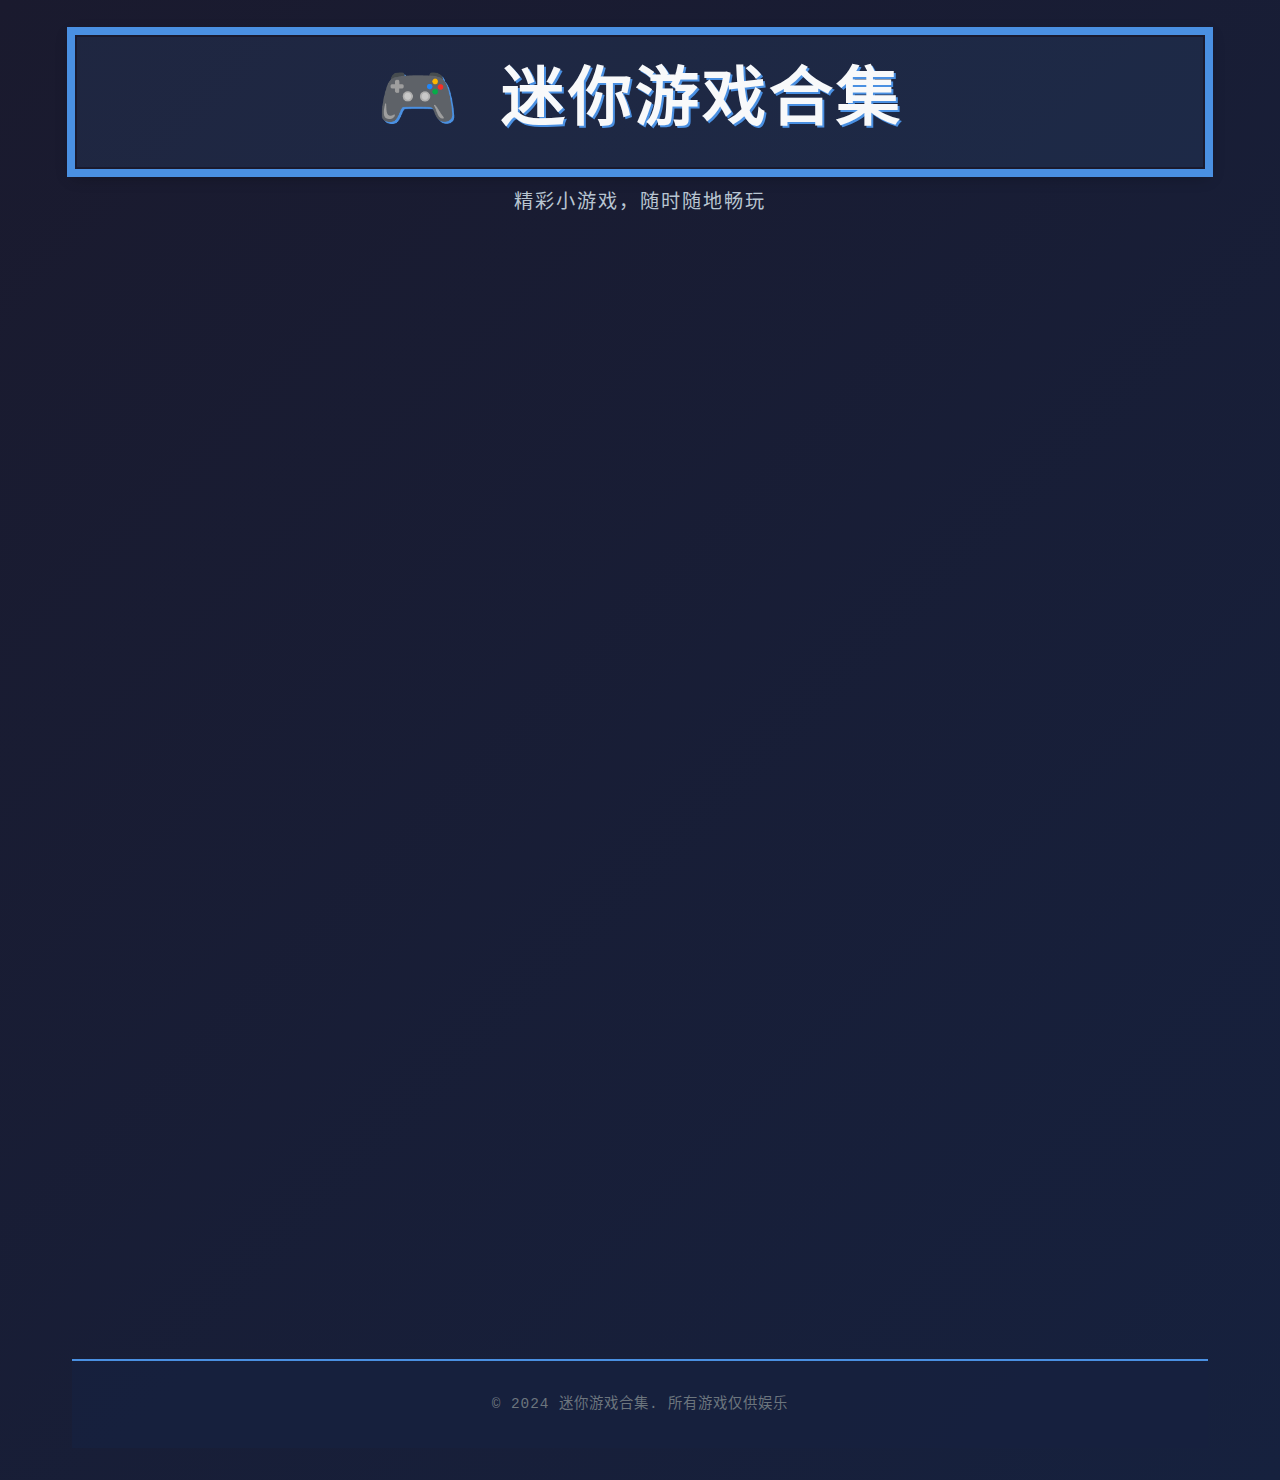
<file: index.html>
<!DOCTYPE html>
<html lang="zh-CN">
<head>
    <meta charset="UTF-8">
    <meta name="viewport" content="width=device-width, initial-scale=1.0">
    <title>迷你游戏合集</title>
    <link rel="stylesheet" href="css/style.css">
    <link rel="preconnect" href="https://fonts.googleapis.com">
    <link rel="preconnect" href="https://fonts.gstatic.com" crossorigin>
    <link href="https://fonts.googleapis.com/css2?family=Poppins:wght@300;400;600;700&display=swap" rel="stylesheet">
</head>
<body>
    <div class="container">
        <!-- 头部标题 -->
        <header class="header">
            <h1 class="main-title">🎮 迷你游戏合集</h1>
            <p class="subtitle">精彩小游戏，随时随地畅玩</p>
        </header>

        <!-- 游戏展示区域 -->
        <main class="games-container">
            <div class="games-grid">
                <!-- 示例游戏卡片 -->
                <div class="game-card" data-game="snake">
                    <div class="game-image">
                        <img src="assets/images/snake-game.svg" alt="贪吃蛇" onerror="this.src='assets/images/placeholder.svg'">
                        <div class="play-overlay">
                            <div class="play-button">▶</div>
                        </div>
                    </div>
                    <div class="game-info">
                        <h3 class="game-title">贪吃蛇</h3>
                        <p class="game-description">经典街机游戏，控制小蛇吃食物</p>
                    </div>
                </div>

                <div class="game-card" data-game="tetris">
                    <div class="game-image">
                        <img src="assets/images/tetris-game.svg" alt="俄罗斯方块" onerror="this.src='assets/images/placeholder.svg'">
                        <div class="play-overlay">
                            <div class="play-button">▶</div>
                        </div>
                    </div>
                    <div class="game-info">
                        <h3 class="game-title">俄罗斯方块</h3>
                        <p class="game-description">消除方块，挑战高分</p>
                    </div>
                </div>

                <div class="game-card" data-game="2048">
                    <div class="game-image">
                        <img src="assets/images/2048-game.svg" alt="2048" onerror="this.src='assets/images/placeholder.svg'">
                        <div class="play-overlay">
                            <div class="play-button">▶</div>
                        </div>
                    </div>
                    <div class="game-info">
                        <h3 class="game-title">2048</h3>
                        <p class="game-description">数字合并，达到2048</p>
                    </div>
                </div>

                <div class="game-card" data-game="sudoku">
                    <div class="game-image">
                        <img src="assets/images/sudoku-game.svg" alt="数独" onerror="this.src='assets/images/placeholder.svg'">
                        <div class="play-overlay">
                            <div class="play-button">▶</div>
                        </div>
                    </div>
                    <div class="game-info">
                        <h3 class="game-title">数独</h3>
                        <p class="game-description">逻辑推理，填满9x9网格</p>
                    </div>
                </div>

                <div class="game-card" data-game="solitaire">
                    <div class="game-image">
                        <img src="assets/images/solitaire-game.svg" alt="纸牌接龙" onerror="this.src='assets/images/placeholder.svg'">
                        <div class="play-overlay">
                            <div class="play-button">▶</div>
                        </div>
                    </div>
                    <div class="game-info">
                        <h3 class="game-title">纸牌接龙</h3>
                        <p class="game-description">经典纸牌游戏，按花色整理牌面</p>
                    </div>
                </div>

                <div class="game-card" data-game="flappy">
                    <div class="game-image">
                        <img src="assets/images/flappy-bird.svg" alt="飞翔小鸟" onerror="this.src='assets/images/placeholder.svg'">
                        <div class="play-overlay">
                            <div class="play-button">▶</div>
                        </div>
                    </div>
                    <div class="game-info">
                        <h3 class="game-title">飞翔小鸟</h3>
                        <p class="game-description">点击屏幕，避开障碍物</p>
                    </div>
                </div>

                <div class="game-card" data-game="puzzle">
                    <div class="game-image">
                        <img src="assets/images/puzzle-game.svg" alt="拼图游戏" onerror="this.src='assets/images/placeholder.svg'">
                        <div class="play-overlay">
                            <div class="play-button">▶</div>
                        </div>
                    </div>
                    <div class="game-info">
                        <h3 class="game-title">拼图游戏</h3>
                        <p class="game-description">移动拼图块，还原图片</p>
                    </div>
                </div>

                <div class="game-card" data-game="memory">
                    <div class="game-image">
                        <img src="assets/images/memory-game.svg" alt="记忆卡片" onerror="this.src='assets/images/placeholder.svg'">
                        <div class="play-overlay">
                            <div class="play-button">▶</div>
                        </div>
                    </div>
                    <div class="game-info">
                        <h3 class="game-title">记忆卡片</h3>
                        <p class="game-description">翻开卡片，找到相同图案</p>
                    </div>
                </div>

                <div class="game-card" data-game="click-speed">
                    <div class="game-image">
                        <img src="assets/images/click-speed-game.svg" alt="点击速度测试" onerror="this.src='assets/images/placeholder.svg'">
                        <div class="play-overlay">
                            <div class="play-button">▶</div>
                        </div>
                    </div>
                    <div class="game-info">
                        <h3 class="game-title">点击速度测试</h3>
                        <p class="game-description">测试反应速度和点击能力</p>
                    </div>
                </div>
            </div>
        </main>

        <!-- 页脚 -->
        <footer class="footer">
            <p>&copy; 2024 迷你游戏合集. 所有游戏仅供娱乐</p>
        </footer>
    </div>

    <script src="js/main.js"></script>
</body>
</html>
</file>
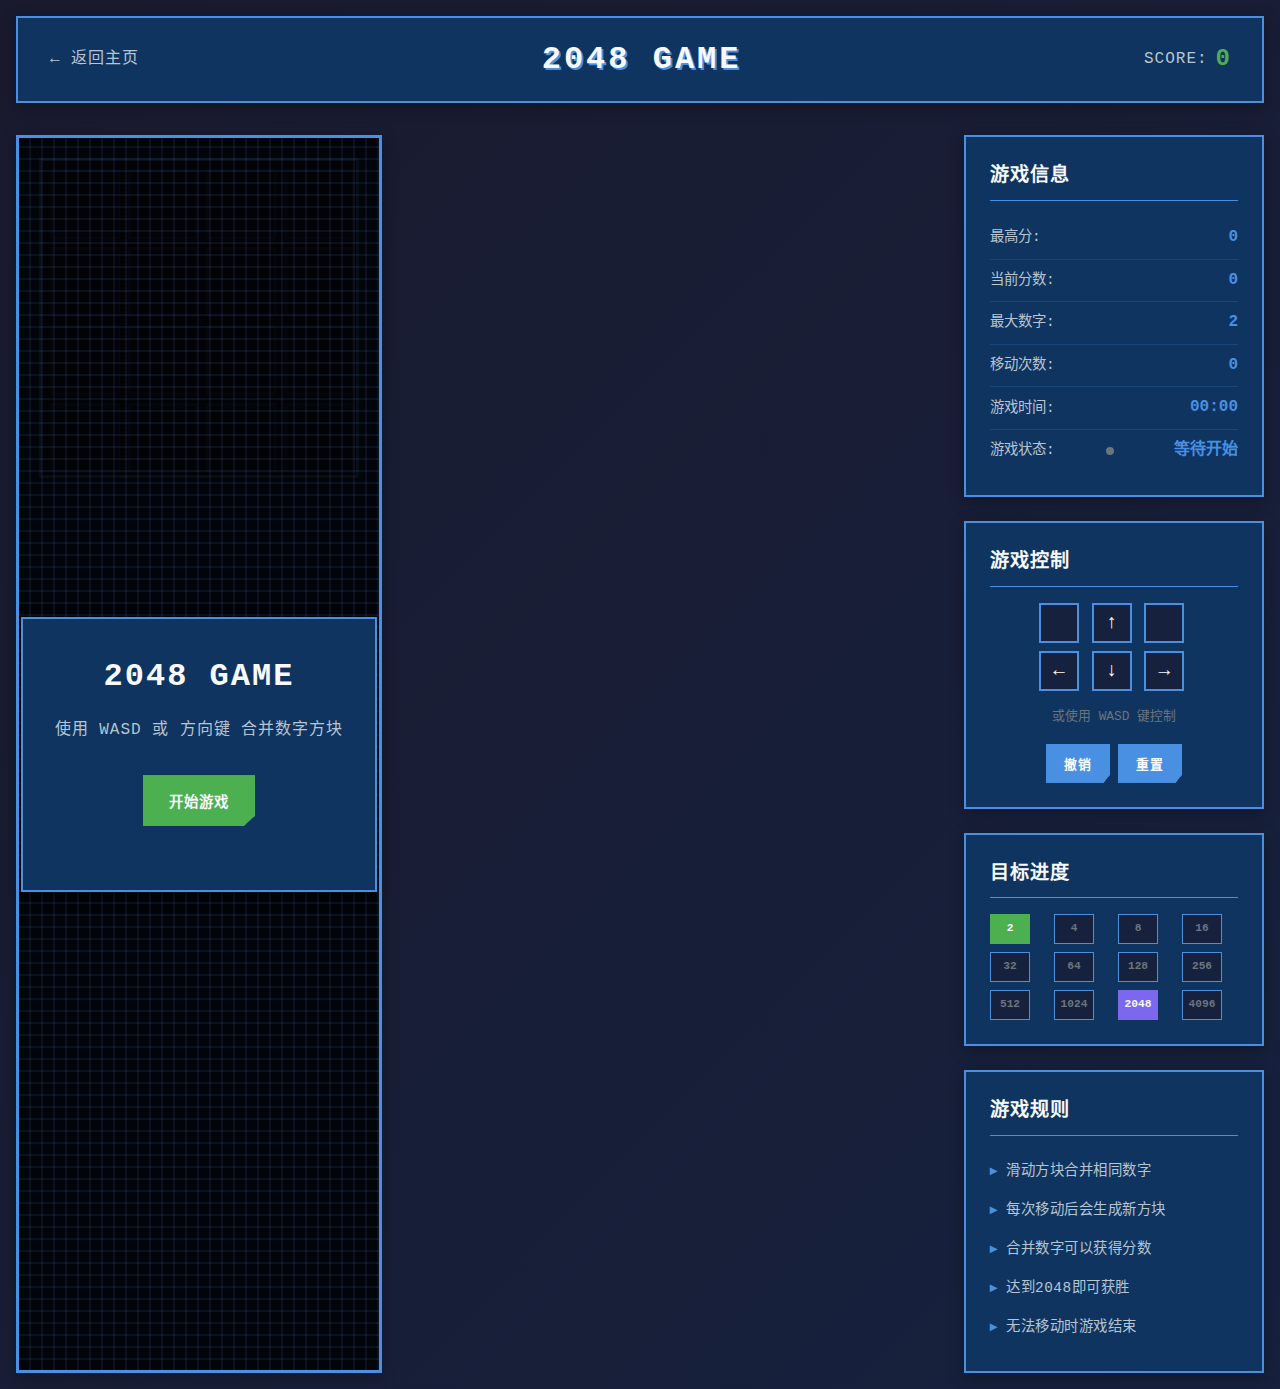
<file: games/2048/index.html>
<!DOCTYPE html>
<html lang="zh-CN">
<head>
    <meta charset="UTF-8">
    <meta name="viewport" content="width=device-width, initial-scale=1.0">
    <title>2048 - 像素游戏合集</title>
    <link rel="stylesheet" href="style.css">
</head>
<body>
    <div class="container">
        <!-- 游戏头部 -->
        <header class="game-header">
            <div class="header-left">
                <a href="../../index.html" class="back-btn">← 返回主页</a>
            </div>
            <h1 class="game-title">2048 GAME</h1>
            <div class="header-right">
                <div class="score-display">
                    <span class="score-label">SCORE:</span>
                    <span class="score-value" id="score">0</span>
                </div>
            </div>
        </header>

        <!-- 游戏主体 -->
        <main class="game-main">
            <!-- 游戏容器 -->
            <div class="game-container">
                <div class="game-board" id="gameBoard">
                    <!-- 游戏网格背景 -->
                    <div class="grid-container">
                        <!-- 16个网格单元 -->
                        <div class="grid-cell" data-row="0" data-col="0"></div>
                        <div class="grid-cell" data-row="0" data-col="1"></div>
                        <div class="grid-cell" data-row="0" data-col="2"></div>
                        <div class="grid-cell" data-row="0" data-col="3"></div>
                        <div class="grid-cell" data-row="1" data-col="0"></div>
                        <div class="grid-cell" data-row="1" data-col="1"></div>
                        <div class="grid-cell" data-row="1" data-col="2"></div>
                        <div class="grid-cell" data-row="1" data-col="3"></div>
                        <div class="grid-cell" data-row="2" data-col="0"></div>
                        <div class="grid-cell" data-row="2" data-col="1"></div>
                        <div class="grid-cell" data-row="2" data-col="2"></div>
                        <div class="grid-cell" data-row="2" data-col="3"></div>
                        <div class="grid-cell" data-row="3" data-col="0"></div>
                        <div class="grid-cell" data-row="3" data-col="1"></div>
                        <div class="grid-cell" data-row="3" data-col="2"></div>
                        <div class="grid-cell" data-row="3" data-col="3"></div>
                    </div>
                    
                    <!-- 数字方块容器 -->
                    <div class="tiles-container" id="tilesContainer">
                        <!-- 动态生成的数字方块 -->
                    </div>
                </div>
                
                <!-- 游戏覆盖层 -->
                <div class="game-overlay" id="gameOverlay">
                    <div class="overlay-content">
                        <h2 class="overlay-title" id="overlayTitle">2048 GAME</h2>
                        <p class="overlay-text" id="overlayText">使用 WASD 或 方向键 合并数字方块</p>
                        <div class="overlay-buttons">
                            <button class="pixel-btn start-btn" id="startBtn">开始游戏</button>
                            <button class="pixel-btn restart-btn" id="restartBtn" style="display: none;">重新开始</button>
                        </div>
                        <div class="game-stats" id="gameStats" style="display: none;">
                            <div class="stat-item">
                                <span class="stat-label">最终得分:</span>
                                <span class="stat-value" id="finalScore">0</span>
                            </div>
                            <div class="stat-item">
                                <span class="stat-label">最大数字:</span>
                                <span class="stat-value" id="maxTile">2</span>
                            </div>
                            <div class="stat-item">
                                <span class="stat-label">移动次数:</span>
                                <span class="stat-value" id="moveCount">0</span>
                            </div>
                            <div class="stat-item">
                                <span class="stat-label">游戏时间:</span>
                                <span class="stat-value" id="gameTime">00:00</span>
                            </div>
                        </div>
                    </div>
                </div>
            </div>

            <!-- 游戏信息面板 -->
            <aside class="game-info">
                <div class="info-panel">
                    <h3 class="panel-title">游戏信息</h3>
                    <div class="info-item">
                        <span class="info-label">最高分:</span>
                        <span class="info-value" id="highScore">0</span>
                    </div>
                    <div class="info-item">
                        <span class="info-label">当前分数:</span>
                        <span class="info-value" id="currentScore">0</span>
                    </div>
                    <div class="info-item">
                        <span class="info-label">最大数字:</span>
                        <span class="info-value" id="currentMaxTile">0</span>
                    </div>
                    <div class="info-item">
                        <span class="info-label">移动次数:</span>
                        <span class="info-value" id="currentMoves">0</span>
                    </div>
                    <div class="info-item">
                        <span class="info-label">游戏时间:</span>
                        <span class="info-value" id="currentTime">00:00</span>
                    </div>
                    <div class="info-item">
                        <span class="info-label">游戏状态:</span>
                        <span class="info-value" id="gameStatus">等待开始</span>
                    </div>
                </div>

                <div class="control-panel">
                    <h3 class="panel-title">游戏控制</h3>
                    <div class="control-grid">
                        <div class="control-key"></div>
                        <div class="control-key">↑</div>
                        <div class="control-key"></div>
                        <div class="control-key">←</div>
                        <div class="control-key">↓</div>
                        <div class="control-key">→</div>
                    </div>
                    <p class="control-text">或使用 WASD 键控制</p>
                    <div class="control-buttons">
                        <button class="pixel-btn small-btn" id="undoBtn">撤销</button>
                        <button class="pixel-btn small-btn" id="resetBtn">重置</button>
                    </div>
                </div>

                <div class="target-panel">
                    <h3 class="panel-title">目标进度</h3>
                    <div class="target-grid">
                        <div class="target-tile achieved" data-value="2">2</div>
                        <div class="target-tile" data-value="4">4</div>
                        <div class="target-tile" data-value="8">8</div>
                        <div class="target-tile" data-value="16">16</div>
                        <div class="target-tile" data-value="32">32</div>
                        <div class="target-tile" data-value="64">64</div>
                        <div class="target-tile" data-value="128">128</div>
                        <div class="target-tile" data-value="256">256</div>
                        <div class="target-tile" data-value="512">512</div>
                        <div class="target-tile" data-value="1024">1024</div>
                        <div class="target-tile target-main" data-value="2048">2048</div>
                        <div class="target-tile" data-value="4096">4096</div>
                    </div>
                </div>

                <div class="rules-panel">
                    <h3 class="panel-title">游戏规则</h3>
                    <ul class="rules-list">
                        <li>滑动方块合并相同数字</li>
                        <li>每次移动后会生成新方块</li>
                        <li>合并数字可以获得分数</li>
                        <li>达到2048即可获胜</li>
                        <li>无法移动时游戏结束</li>
                    </ul>
                </div>
            </aside>
        </main>
    </div>

    <!-- 游戏脚本 -->
    <script src="game.js"></script>
</body>
</html>
</file>
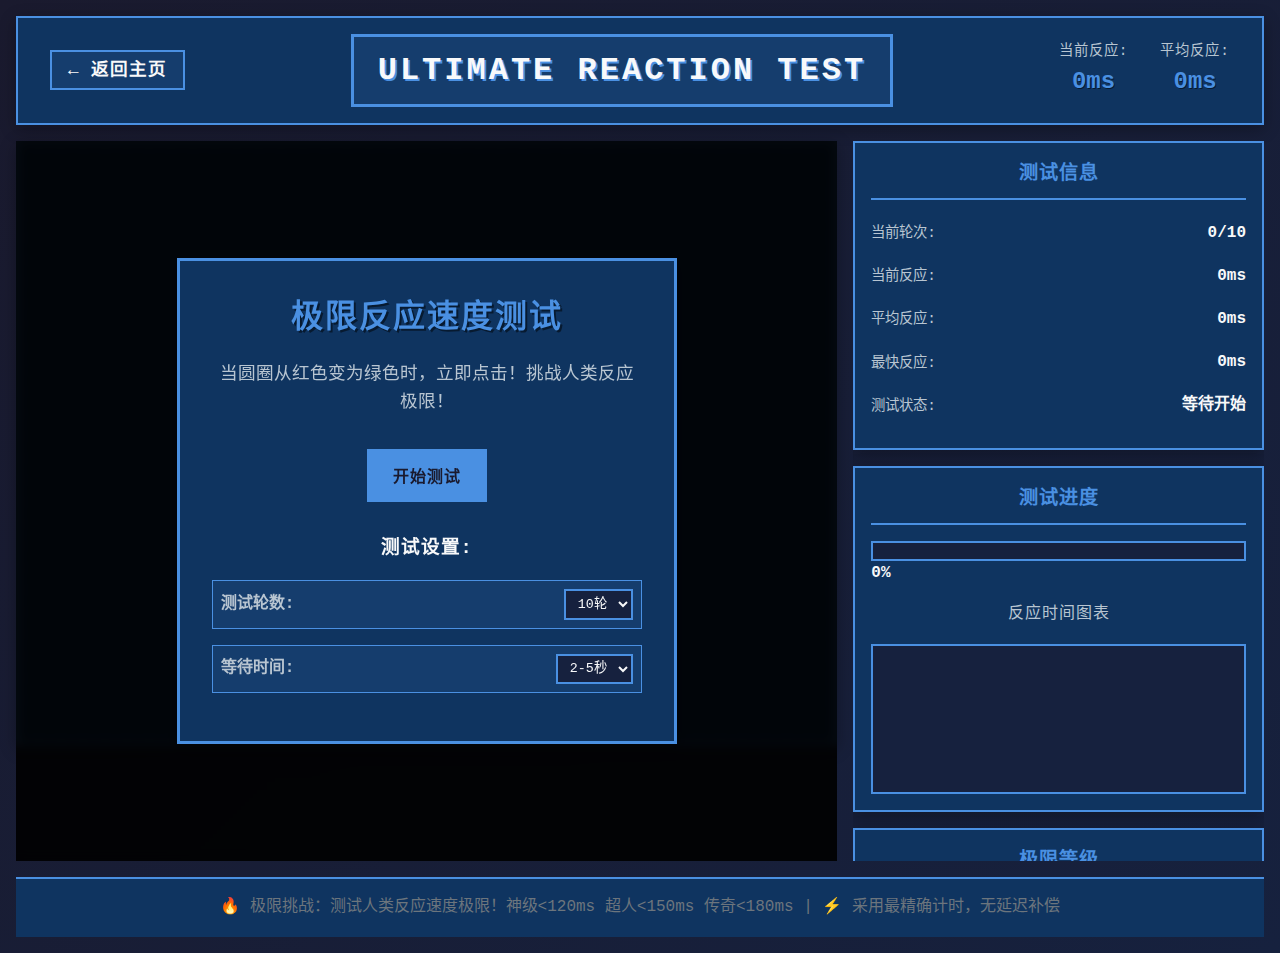
<file: games/click-speed/index.html>
<!DOCTYPE html>
<html lang="zh-CN">
<head>
    <meta charset="UTF-8">
    <meta name="viewport" content="width=device-width, initial-scale=1.0">
    <title>极限反应速度测试 - 像素游戏合集</title>
    <link rel="stylesheet" href="style.css">
</head>
<body>
    <div class="container">
        <!-- 游戏头部 -->
        <header class="game-header">
            <div class="header-left">
                <a href="../../index.html" class="back-btn">← 返回主页</a>
            </div>
            <h1 class="game-title">ULTIMATE REACTION TEST</h1>
            <div class="header-right">
                <div class="score-display">
                    <span class="score-label">当前反应:</span>
                    <span class="score-value" id="currentReaction">0ms</span>
                </div>
                <div class="time-display">
                    <span class="time-label">平均反应:</span>
                    <span class="time-value" id="averageReaction">0ms</span>
                </div>
            </div>
        </header>

        <!-- 游戏主体 -->
        <main class="game-main">
            <!-- 游戏容器 -->
            <div class="game-container">
                <!-- 游戏区域 -->
                <div class="game-area" id="gameArea">
                    <!-- 反应测试区域 -->
                    <div class="reaction-zone" id="reactionZone">
                        <div class="reaction-circle" id="reactionCircle">
                            <div class="circle-content">
                                <div class="status-text" id="statusText">准备开始</div>
                                <div class="instruction-text" id="instructionText">极限反应测试</div>
                            </div>
                        </div>
                    </div>
                </div>
                
                <!-- 游戏覆盖层 -->
                <div class="game-overlay" id="gameOverlay">
                    <div class="overlay-content">
                        <h2 class="overlay-title" id="overlayTitle">极限反应速度测试</h2>
                        <p class="overlay-text" id="overlayText">当圆圈从红色变为绿色时，立即点击！挑战人类反应极限！</p>
                        <div class="overlay-buttons">
                            <button class="pixel-btn start-btn" id="startBtn">开始测试</button>
                            <button class="pixel-btn restart-btn" id="restartBtn" style="display: none;">重新测试</button>
                        </div>
                        <div class="test-settings" id="testSettings">
                            <h3>测试设置:</h3>
                            <div class="setting-item">
                                <label>测试轮数:</label>
                                <select id="testRounds">
                                    <option value="5">5轮</option>
                                    <option value="10" selected>10轮</option>
                                    <option value="15">15轮</option>
                                    <option value="20">20轮</option>
                                </select>
                            </div>
                            <div class="setting-item">
                                <label>等待时间:</label>
                                <select id="waitTime">
                                    <option value="1-3">1-3秒</option>
                                    <option value="2-5" selected>2-5秒</option>
                                    <option value="3-7">3-7秒</option>
                                </select>
                            </div>
                        </div>
                        <div class="game-stats" id="gameStats" style="display: none;">
                            <div class="stat-item">
                                <span class="stat-label">最快反应:</span>
                                <span class="stat-value" id="fastestTime">0ms</span>
                            </div>
                            <div class="stat-item">
                                <span class="stat-label">平均反应:</span>
                                <span class="stat-value" id="finalAverage">0ms</span>
                            </div>
                            <div class="stat-item">
                                <span class="stat-label">最慢反应:</span>
                                <span class="stat-value" id="slowestTime">0ms</span>
                            </div>
                            <div class="stat-item">
                                <span class="stat-label">反应等级:</span>
                                <span class="stat-value" id="reactionLevel">普通</span>
                            </div>
                        </div>
                    </div>
                </div>
            </div>

            <!-- 游戏信息面板 -->
            <aside class="game-info">
                <div class="info-panel">
                    <h3 class="panel-title">测试信息</h3>
                    <div class="info-item">
                        <span class="info-label">当前轮次:</span>
                        <span class="info-value" id="currentRound">0/10</span>
                    </div>
                    <div class="info-item">
                        <span class="info-label">当前反应:</span>
                        <span class="info-value" id="currentTime">0ms</span>
                    </div>
                    <div class="info-item">
                        <span class="info-label">平均反应:</span>
                        <span class="info-value" id="avgTime">0ms</span>
                    </div>
                    <div class="info-item">
                        <span class="info-label">最快反应:</span>
                        <span class="info-value" id="bestTime">0ms</span>
                    </div>
                    <div class="info-item">
                        <span class="info-label">测试状态:</span>
                        <span class="info-value" id="gameStatus">等待开始</span>
                    </div>
                </div>

                <div class="progress-panel">
                    <h3 class="panel-title">测试进度</h3>
                    <div class="progress-bar-container">
                        <div class="progress-bar">
                            <div class="progress-fill" id="progressFill"></div>
                        </div>
                        <span class="progress-text" id="progressText">0%</span>
                    </div>
                    <div class="reaction-chart">
                        <div class="chart-title">反应时间图表</div>
                        <div class="chart-container" id="reactionChart">
                            <!-- 反应时间柱状图将在这里动态生成 -->
                        </div>
                    </div>
                </div>

                <div class="rating-panel">
                    <h3 class="panel-title">极限等级</h3>
                    <div class="rating-levels">
                        <div class="rating-item" data-level="godlike">
                            <span class="rating-name">🔥 神级</span>
                            <span class="rating-range">&lt; 120ms</span>
                        </div>
                        <div class="rating-item" data-level="superhuman">
                            <span class="rating-name">⚡ 超人</span>
                            <span class="rating-range">120-150ms</span>
                        </div>
                        <div class="rating-item" data-level="legendary">
                            <span class="rating-name">🏆 传奇</span>
                            <span class="rating-range">150-180ms</span>
                        </div>
                        <div class="rating-item" data-level="excellent">
                            <span class="rating-name">✨ 优秀</span>
                            <span class="rating-range">180-200ms</span>
                        </div>
                        <div class="rating-item" data-level="good">
                            <span class="rating-name">👍 良好</span>
                            <span class="rating-range">200-230ms</span>
                        </div>
                        <div class="rating-item" data-level="average">
                            <span class="rating-name">😐 一般</span>
                            <span class="rating-range">230-270ms</span>
                        </div>
                        <div class="rating-item" data-level="slow">
                            <span class="rating-name">😕 较慢</span>
                            <span class="rating-range">270-320ms</span>
                        </div>
                        <div class="rating-item" data-level="poor">
                            <span class="rating-name">😞 很慢</span>
                            <span class="rating-range">&gt; 320ms</span>
                        </div>
                    </div>
                </div>

                <div class="stats-panel">
                    <h3 class="panel-title">历史记录</h3>
                    <div class="stats-grid">
                        <div class="stat-box">
                            <div class="stat-number" id="personalBest">0ms</div>
                            <div class="stat-label">个人最佳</div>
                        </div>
                        <div class="stat-box">
                            <div class="stat-number" id="totalTests">0</div>
                            <div class="stat-label">测试次数</div>
                        </div>
                        <div class="stat-box">
                            <div class="stat-number" id="avgAllTime">0ms</div>
                            <div class="stat-label">历史平均</div>
                        </div>
                        <div class="stat-box">
                            <div class="stat-number" id="consistency">0%</div>
                            <div class="stat-label">稳定性</div>
                        </div>
                    </div>
                </div>
            </aside>
        </main>

        <!-- 页脚 -->
        <footer class="game-footer">
            <p>🔥 极限挑战：测试人类反应速度极限！神级&lt;120ms 超人&lt;150ms 传奇&lt;180ms | ⚡ 采用最精确计时，无延迟补偿</p>
        </footer>
    </div>

    <script src="game.js"></script>
</body>
</html>
</file>
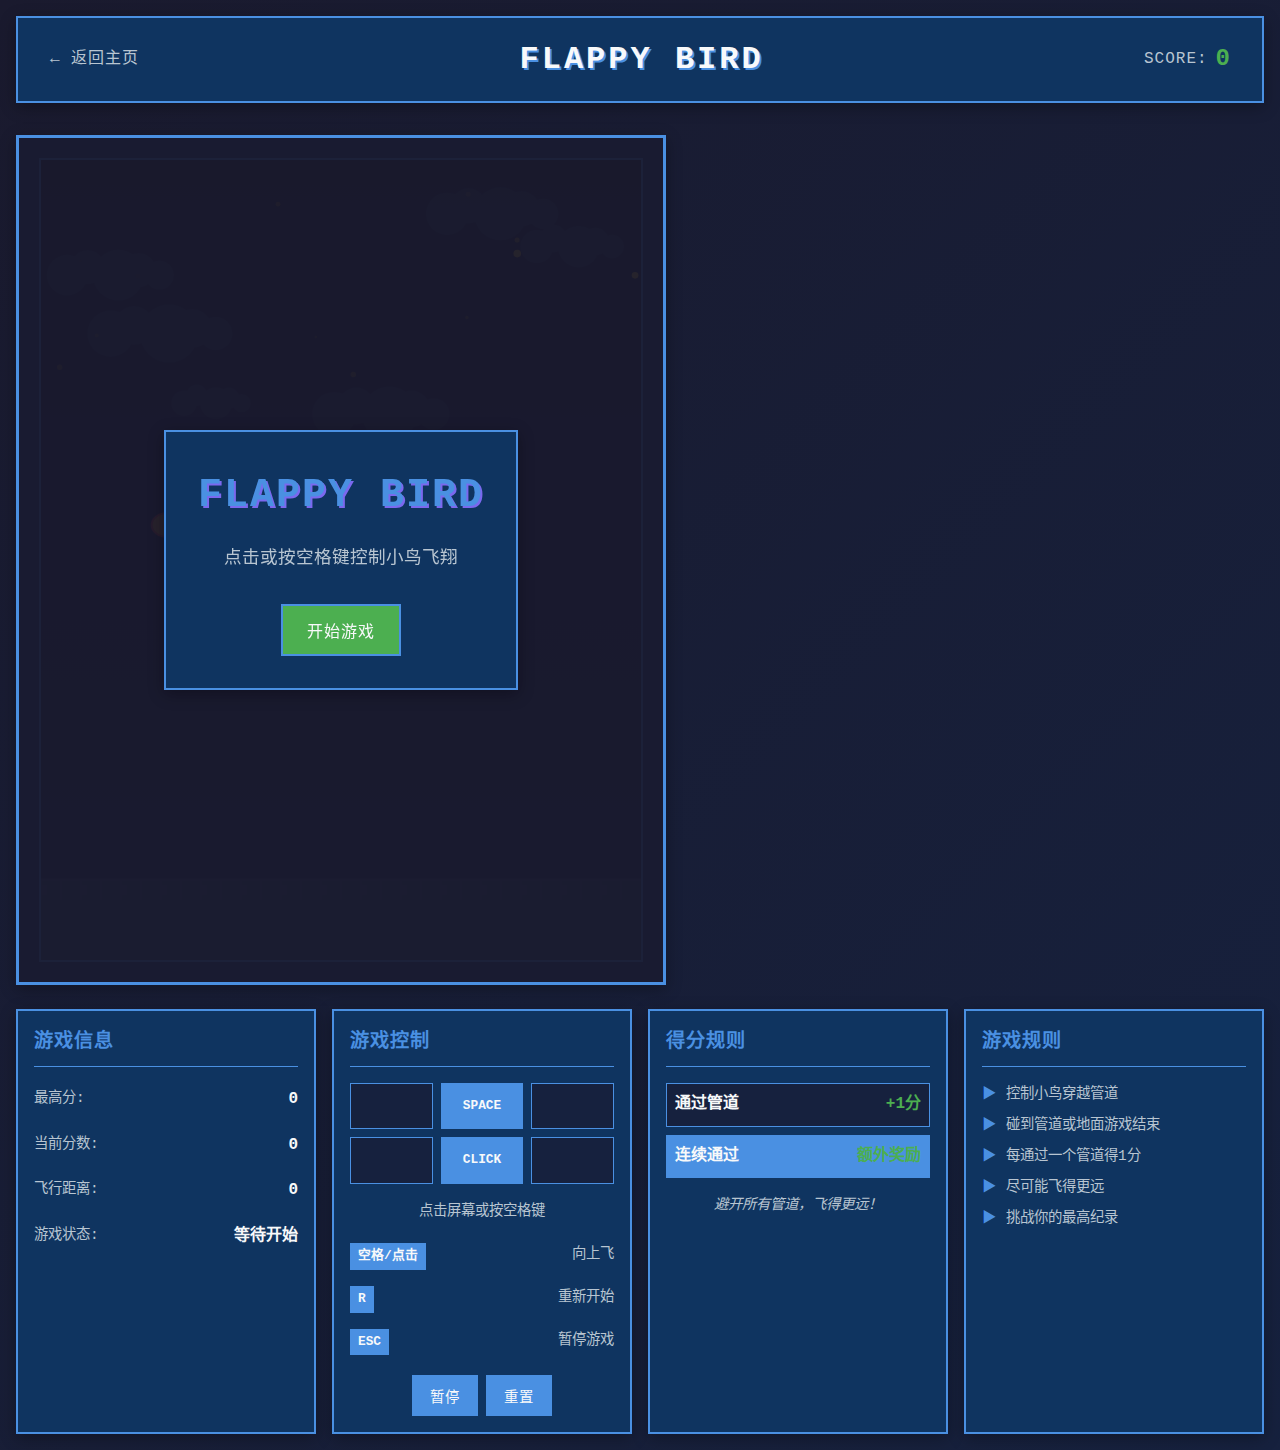
<file: games/flappy-bird/index.html>
<!DOCTYPE html>
<html lang="zh-CN">
<head>
    <meta charset="UTF-8">
    <meta name="viewport" content="width=device-width, initial-scale=1.0">
    <title>飞翔小鸟 - 像素游戏合集</title>
    <link rel="stylesheet" href="style.css">
</head>
<body>
    <div class="container">
        <!-- 游戏头部 -->
        <header class="game-header">
            <div class="header-left">
                <a href="../../index.html" class="back-btn">← 返回主页</a>
            </div>
            <h1 class="game-title">FLAPPY BIRD</h1>
            <div class="header-right">
                <div class="score-display">
                    <span class="score-label">SCORE:</span>
                    <span class="score-value" id="score">0</span>
                </div>
            </div>
        </header>

        <!-- 游戏主体 -->
        <main class="game-main">
            <!-- 游戏容器 -->
            <div class="game-container">
                <canvas id="gameCanvas" width="600" height="800"></canvas>
                
                <!-- 游戏覆盖层 -->
                <div class="game-overlay" id="gameOverlay">
                    <div class="overlay-content">
                        <h2 class="overlay-title" id="overlayTitle">FLAPPY BIRD</h2>
                        <p class="overlay-text" id="overlayText">点击或按空格键控制小鸟飞翔</p>
                        <div class="overlay-buttons">
                            <button class="pixel-btn start-btn" id="startBtn">开始游戏</button>
                            <button class="pixel-btn restart-btn" id="restartBtn" style="display: none;">重新开始</button>
                        </div>
                        <div class="game-stats" id="gameStats" style="display: none;">
                            <div class="stat-item">
                                <span class="stat-label">最终得分:</span>
                                <span class="stat-value" id="finalScore">0</span>
                            </div>
                            <div class="stat-item">
                                <span class="stat-label">最高纪录:</span>
                                <span class="stat-value" id="bestScore">0</span>
                            </div>
                        </div>
                    </div>
                </div>
            </div>

            <!-- 游戏信息面板 -->
            <aside class="game-info">
                <div class="info-panel">
                    <h3 class="panel-title">游戏信息</h3>
                    <div class="info-item">
                        <span class="info-label">最高分:</span>
                        <span class="info-value" id="highScore">0</span>
                    </div>
                    <div class="info-item">
                        <span class="info-label">当前分数:</span>
                        <span class="info-value" id="currentScore">0</span>
                    </div>
                    <div class="info-item">
                        <span class="info-label">飞行距离:</span>
                        <span class="info-value" id="distance">0</span>
                    </div>
                    <div class="info-item">
                        <span class="info-label">游戏状态:</span>
                        <span class="info-value" id="gameStatus">等待开始</span>
                    </div>
                </div>

                <div class="control-panel">
                    <h3 class="panel-title">游戏控制</h3>
                    <div class="control-grid">
                        <div class="control-key"></div>
                        <div class="control-key jump-key">SPACE</div>
                        <div class="control-key"></div>
                        <div class="control-key"></div>
                        <div class="control-key click-key">CLICK</div>
                        <div class="control-key"></div>
                    </div>
                    <p class="control-text">点击屏幕或按空格键</p>
                    <div class="control-instructions">
                        <div class="instruction-item">
                            <span class="key">空格/点击</span>
                            <span class="action">向上飞</span>
                        </div>
                        <div class="instruction-item">
                            <span class="key">R</span>
                            <span class="action">重新开始</span>
                        </div>
                        <div class="instruction-item">
                            <span class="key">ESC</span>
                            <span class="action">暂停游戏</span>
                        </div>
                    </div>
                    <div class="control-buttons">
                        <button class="pixel-btn small-btn" id="pauseBtn">暂停</button>
                        <button class="pixel-btn small-btn" id="resetBtn">重置</button>
                    </div>
                </div>

                <div class="scoring-panel">
                    <h3 class="panel-title">得分规则</h3>
                    <div class="scoring-grid">
                        <div class="scoring-item">
                            <span class="lines">通过管道</span>
                            <span class="points">+1分</span>
                        </div>
                        <div class="scoring-item highlight">
                            <span class="lines">连续通过</span>
                            <span class="points">额外奖励</span>
                        </div>
                    </div>
                    <p class="level-info">避开所有管道，飞得更远！</p>
                </div>

                <div class="rules-panel">
                    <h3 class="panel-title">游戏规则</h3>
                    <ul class="rules-list">
                        <li>控制小鸟穿越管道</li>
                        <li>碰到管道或地面游戏结束</li>
                        <li>每通过一个管道得1分</li>
                        <li>尽可能飞得更远</li>
                        <li>挑战你的最高纪录</li>
                    </ul>
                </div>
            </aside>
        </main>
    </div>

    <script src="game.js"></script>
</body>
</html>
</file>
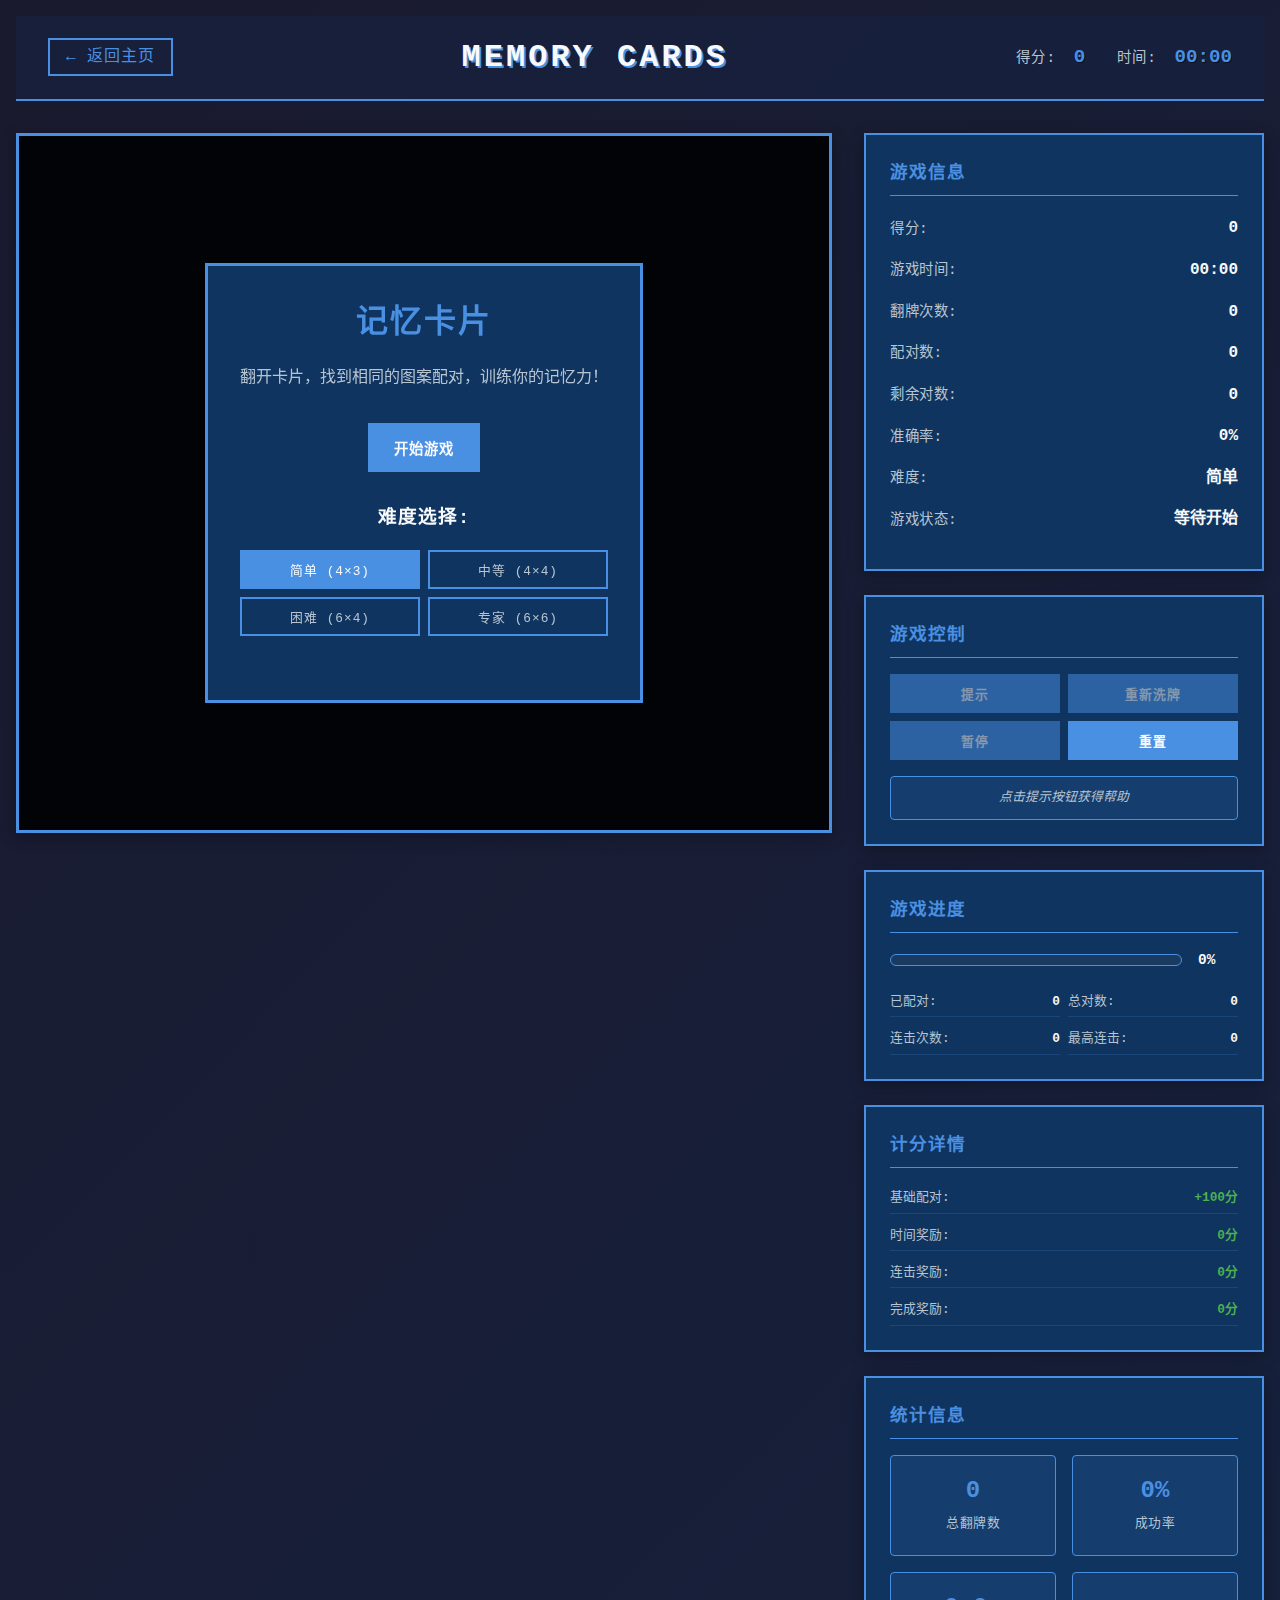
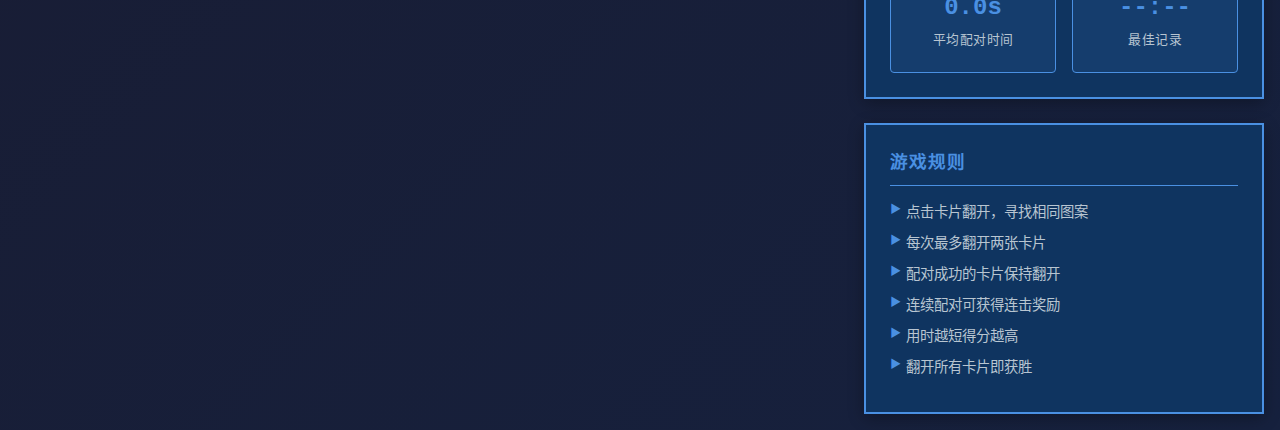
<file: games/memory/index.html>
<!DOCTYPE html>
<html lang="zh-CN">
<head>
    <meta charset="UTF-8">
    <meta name="viewport" content="width=device-width, initial-scale=1.0">
    <title>记忆卡片 - 像素游戏合集</title>
    <link rel="stylesheet" href="style.css">
</head>
<body>
    <div class="container">
        <!-- 游戏头部 -->
        <header class="game-header">
            <div class="header-left">
                <a href="../../index.html" class="back-btn">← 返回主页</a>
            </div>
            <h1 class="game-title">MEMORY CARDS</h1>
            <div class="header-right">
                <div class="score-display">
                    <span class="score-label">得分:</span>
                    <span class="score-value" id="score">0</span>
                </div>
                <div class="time-display">
                    <span class="time-label">时间:</span>
                    <span class="time-value" id="timer">00:00</span>
                </div>
            </div>
        </header>

        <!-- 游戏主体 -->
        <main class="game-main">
            <!-- 游戏容器 -->
            <div class="game-container">
                <!-- 游戏区域 -->
                <div class="game-area" id="gameArea">
                    <!-- 卡片网格 -->
                    <div class="cards-grid" id="cardsGrid">
                        <!-- 卡片将通过JavaScript动态生成 -->
                    </div>
                </div>
                
                <!-- 游戏覆盖层 -->
                <div class="game-overlay" id="gameOverlay">
                    <div class="overlay-content">
                        <h2 class="overlay-title" id="overlayTitle">记忆卡片</h2>
                        <p class="overlay-text" id="overlayText">翻开卡片，找到相同的图案配对，训练你的记忆力！</p>
                        <div class="overlay-buttons">
                            <button class="pixel-btn start-btn" id="startBtn">开始游戏</button>
                            <button class="pixel-btn restart-btn" id="restartBtn" style="display: none;">重新开始</button>
                        </div>
                        <div class="difficulty-selector" id="difficultySelector">
                            <h3>难度选择:</h3>
                            <div class="difficulty-buttons">
                                <button class="difficulty-btn active" data-level="easy">简单 (4×3)</button>
                                <button class="difficulty-btn" data-level="medium">中等 (4×4)</button>
                                <button class="difficulty-btn" data-level="hard">困难 (6×4)</button>
                                <button class="difficulty-btn" data-level="expert">专家 (6×6)</button>
                            </div>
                        </div>
                        <div class="game-stats" id="gameStats" style="display: none;">
                            <div class="stat-item">
                                <span class="stat-label">完成时间:</span>
                                <span class="stat-value" id="finalTime">00:00</span>
                            </div>
                            <div class="stat-item">
                                <span class="stat-label">最终得分:</span>
                                <span class="stat-value" id="finalScore">0</span>
                            </div>
                            <div class="stat-item">
                                <span class="stat-label">翻牌次数:</span>
                                <span class="stat-value" id="flipCount">0</span>
                            </div>
                            <div class="stat-item">
                                <span class="stat-label">配对成功:</span>
                                <span class="stat-value" id="matchCount">0</span>
                            </div>
                        </div>
                    </div>
                </div>
            </div>

            <!-- 游戏信息面板 -->
            <aside class="game-info">
                <div class="info-panel">
                    <h3 class="panel-title">游戏信息</h3>
                    <div class="info-item">
                        <span class="info-label">得分:</span>
                        <span class="info-value" id="currentScore">0</span>
                    </div>
                    <div class="info-item">
                        <span class="info-label">游戏时间:</span>
                        <span class="info-value" id="currentTime">00:00</span>
                    </div>
                    <div class="info-item">
                        <span class="info-label">翻牌次数:</span>
                        <span class="info-value" id="currentFlips">0</span>
                    </div>
                    <div class="info-item">
                        <span class="info-label">配对数:</span>
                        <span class="info-value" id="currentMatches">0</span>
                    </div>
                    <div class="info-item">
                        <span class="info-label">剩余对数:</span>
                        <span class="info-value" id="remainingPairs">0</span>
                    </div>
                    <div class="info-item">
                        <span class="info-label">准确率:</span>
                        <span class="info-value" id="accuracy">0%</span>
                    </div>
                    <div class="info-item">
                        <span class="info-label">难度:</span>
                        <span class="info-value" id="currentDifficulty">简单</span>
                    </div>
                    <div class="info-item">
                        <span class="info-label">游戏状态:</span>
                        <span class="info-value" id="gameStatus">等待开始</span>
                    </div>
                </div>

                <div class="control-panel">
                    <h3 class="panel-title">游戏控制</h3>
                    <div class="control-buttons">
                        <button class="pixel-btn small-btn" id="hintBtn">提示</button>
                        <button class="pixel-btn small-btn" id="shuffleBtn">重新洗牌</button>
                        <button class="pixel-btn small-btn" id="pauseBtn">暂停</button>
                        <button class="pixel-btn small-btn" id="resetBtn">重置</button>
                    </div>
                    <div class="hint-info">
                        <span class="hint-text" id="hintText">点击提示按钮获得帮助</span>
                    </div>
                </div>

                <div class="progress-panel">
                    <h3 class="panel-title">游戏进度</h3>
                    <div class="progress-bar-container">
                        <div class="progress-bar">
                            <div class="progress-fill" id="progressFill"></div>
                        </div>
                        <span class="progress-text" id="progressText">0%</span>
                    </div>
                    <div class="progress-details">
                        <div class="progress-item">
                            <span class="progress-label">已配对:</span>
                            <span class="progress-value" id="matchedPairs">0</span>
                        </div>
                        <div class="progress-item">
                            <span class="progress-label">总对数:</span>
                            <span class="progress-value" id="totalPairs">0</span>
                        </div>
                        <div class="progress-item">
                            <span class="progress-label">连击次数:</span>
                            <span class="progress-value" id="comboCount">0</span>
                        </div>
                        <div class="progress-item">
                            <span class="progress-label">最高连击:</span>
                            <span class="progress-value" id="maxCombo">0</span>
                        </div>
                    </div>
                </div>

                <div class="score-panel">
                    <h3 class="panel-title">计分详情</h3>
                    <div class="score-breakdown">
                        <div class="score-item">
                            <span class="score-desc">基础配对:</span>
                            <span class="score-points" id="baseScore">+100分</span>
                        </div>
                        <div class="score-item">
                            <span class="score-desc">时间奖励:</span>
                            <span class="score-points" id="timeBonus">0分</span>
                        </div>
                        <div class="score-item">
                            <span class="score-desc">连击奖励:</span>
                            <span class="score-points" id="comboBonus">0分</span>
                        </div>
                        <div class="score-item">
                            <span class="score-desc">完成奖励:</span>
                            <span class="score-points" id="completionBonus">0分</span>
                        </div>
                    </div>
                </div>

                <div class="stats-panel">
                    <h3 class="panel-title">统计信息</h3>
                    <div class="stats-grid">
                        <div class="stat-box">
                            <div class="stat-number" id="totalFlips">0</div>
                            <div class="stat-label">总翻牌数</div>
                        </div>
                        <div class="stat-box">
                            <div class="stat-number" id="successRate">0%</div>
                            <div class="stat-label">成功率</div>
                        </div>
                        <div class="stat-box">
                            <div class="stat-number" id="avgTime">0.0s</div>
                            <div class="stat-label">平均配对时间</div>
                        </div>
                        <div class="stat-box">
                            <div class="stat-number" id="bestTime">--:--</div>
                            <div class="stat-label">最佳记录</div>
                        </div>
                    </div>
                </div>

                <div class="rules-panel">
                    <h3 class="panel-title">游戏规则</h3>
                    <ul class="rules-list">
                        <li>点击卡片翻开，寻找相同图案</li>
                        <li>每次最多翻开两张卡片</li>
                        <li>配对成功的卡片保持翻开</li>
                        <li>连续配对可获得连击奖励</li>
                        <li>用时越短得分越高</li>
                        <li>翻开所有卡片即获胜</li>
                    </ul>
                </div>
            </aside>
        </main>
    </div>

    <!-- 游戏脚本 -->
    <script src="game.js"></script>
</body>
</html>
</file>
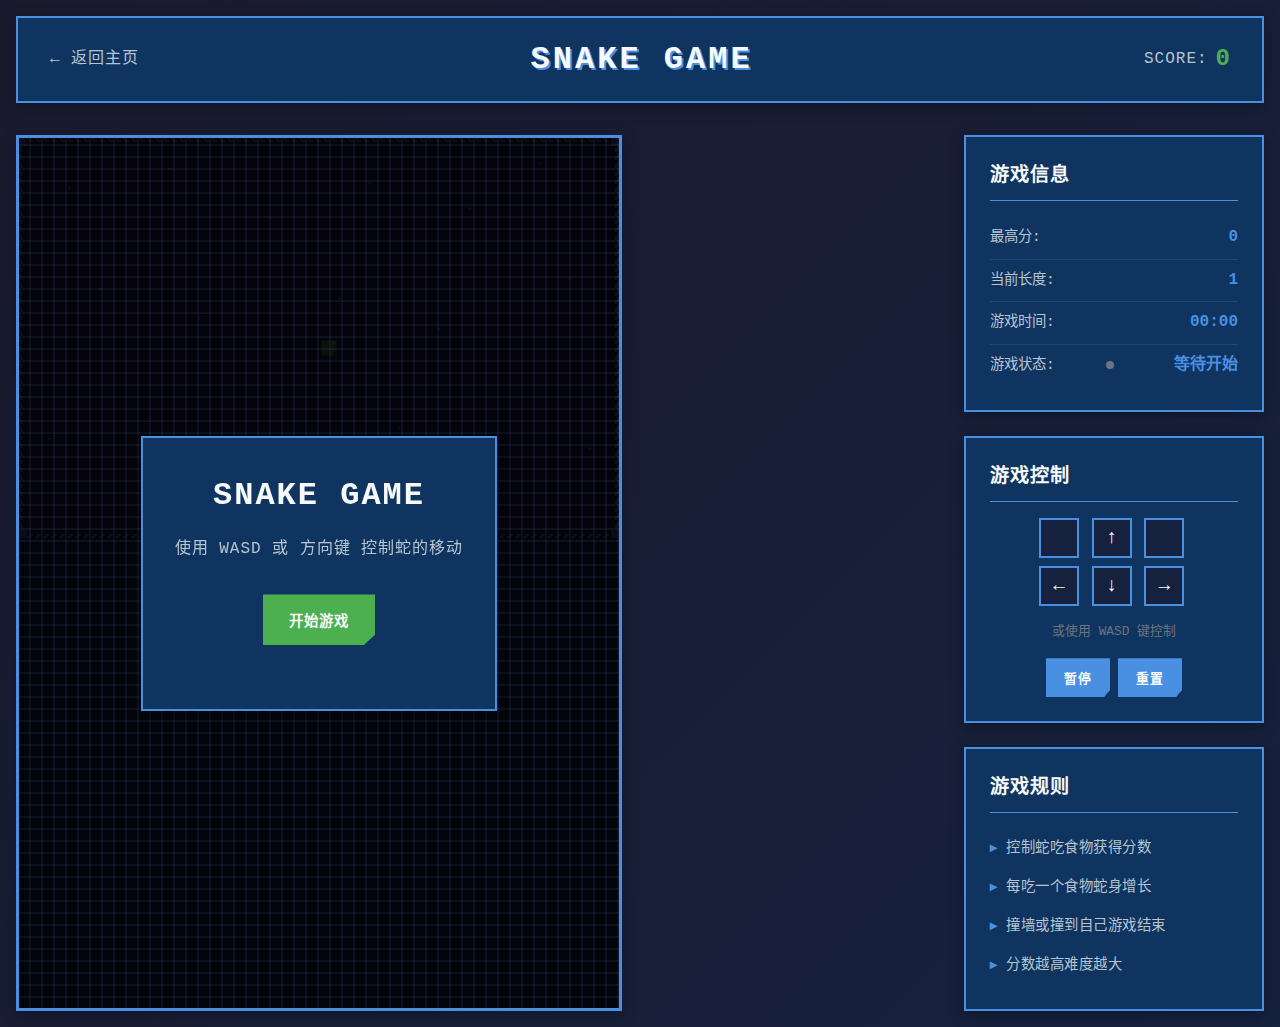
<file: games/snake/index.html>
<!DOCTYPE html>
<html lang="zh-CN">
<head>
    <meta charset="UTF-8">
    <meta name="viewport" content="width=device-width, initial-scale=1.0">
    <title>贪吃蛇 - 像素游戏合集</title>
    <link rel="stylesheet" href="style.css">
</head>
<body>
    <div class="container">
        <!-- 游戏头部 -->
        <header class="game-header">
            <div class="header-left">
                <a href="../../index.html" class="back-btn">← 返回主页</a>
            </div>
            <h1 class="game-title">SNAKE GAME</h1>
            <div class="header-right">
                <div class="score-display">
                    <span class="score-label">SCORE:</span>
                    <span class="score-value" id="score">0</span>
                </div>
            </div>
        </header>

        <!-- 游戏主体 -->
        <main class="game-main">
            <!-- 游戏画布容器 -->
            <div class="game-container">
                <canvas id="gameCanvas" width="600" height="400"></canvas>
                
                <!-- 游戏覆盖层 -->
                <div class="game-overlay" id="gameOverlay">
                    <div class="overlay-content">
                        <h2 class="overlay-title" id="overlayTitle">SNAKE GAME</h2>
                        <p class="overlay-text" id="overlayText">使用 WASD 或 方向键 控制蛇的移动</p>
                        <div class="overlay-buttons">
                            <button class="pixel-btn start-btn" id="startBtn">开始游戏</button>
                            <button class="pixel-btn restart-btn" id="restartBtn" style="display: none;">重新开始</button>
                        </div>
                        <div class="game-stats" id="gameStats" style="display: none;">
                            <div class="stat-item">
                                <span class="stat-label">最终得分:</span>
                                <span class="stat-value" id="finalScore">0</span>
                            </div>
                            <div class="stat-item">
                                <span class="stat-label">蛇的长度:</span>
                                <span class="stat-value" id="snakeLength">1</span>
                            </div>
                            <div class="stat-item">
                                <span class="stat-label">游戏时间:</span>
                                <span class="stat-value" id="gameTime">00:00</span>
                            </div>
                        </div>
                    </div>
                </div>
            </div>

            <!-- 游戏信息面板 -->
            <aside class="game-info">
                <div class="info-panel">
                    <h3 class="panel-title">游戏信息</h3>
                    <div class="info-item">
                        <span class="info-label">最高分:</span>
                        <span class="info-value" id="highScore">0</span>
                    </div>
                    <div class="info-item">
                        <span class="info-label">当前长度:</span>
                        <span class="info-value" id="currentLength">1</span>
                    </div>
                    <div class="info-item">
                        <span class="info-label">游戏时间:</span>
                        <span class="info-value" id="currentTime">00:00</span>
                    </div>
                    <div class="info-item">
                        <span class="info-label">游戏状态:</span>
                        <span class="info-value" id="gameStatus">等待开始</span>
                    </div>
                </div>

                <div class="control-panel">
                    <h3 class="panel-title">游戏控制</h3>
                    <div class="control-grid">
                        <div class="control-key"></div>
                        <div class="control-key">↑</div>
                        <div class="control-key"></div>
                        <div class="control-key">←</div>
                        <div class="control-key">↓</div>
                        <div class="control-key">→</div>
                    </div>
                    <p class="control-text">或使用 WASD 键控制</p>
                    <div class="control-buttons">
                        <button class="pixel-btn small-btn" id="pauseBtn">暂停</button>
                        <button class="pixel-btn small-btn" id="resetBtn">重置</button>
                    </div>
                </div>

                <div class="rules-panel">
                    <h3 class="panel-title">游戏规则</h3>
                    <ul class="rules-list">
                        <li>控制蛇吃食物获得分数</li>
                        <li>每吃一个食物蛇身增长</li>
                        <li>撞墙或撞到自己游戏结束</li>
                        <li>分数越高难度越大</li>
                    </ul>
                </div>
            </aside>
        </main>
    </div>

    <!-- 游戏脚本 -->
    <script src="game.js"></script>
</body>
</html>
</file>
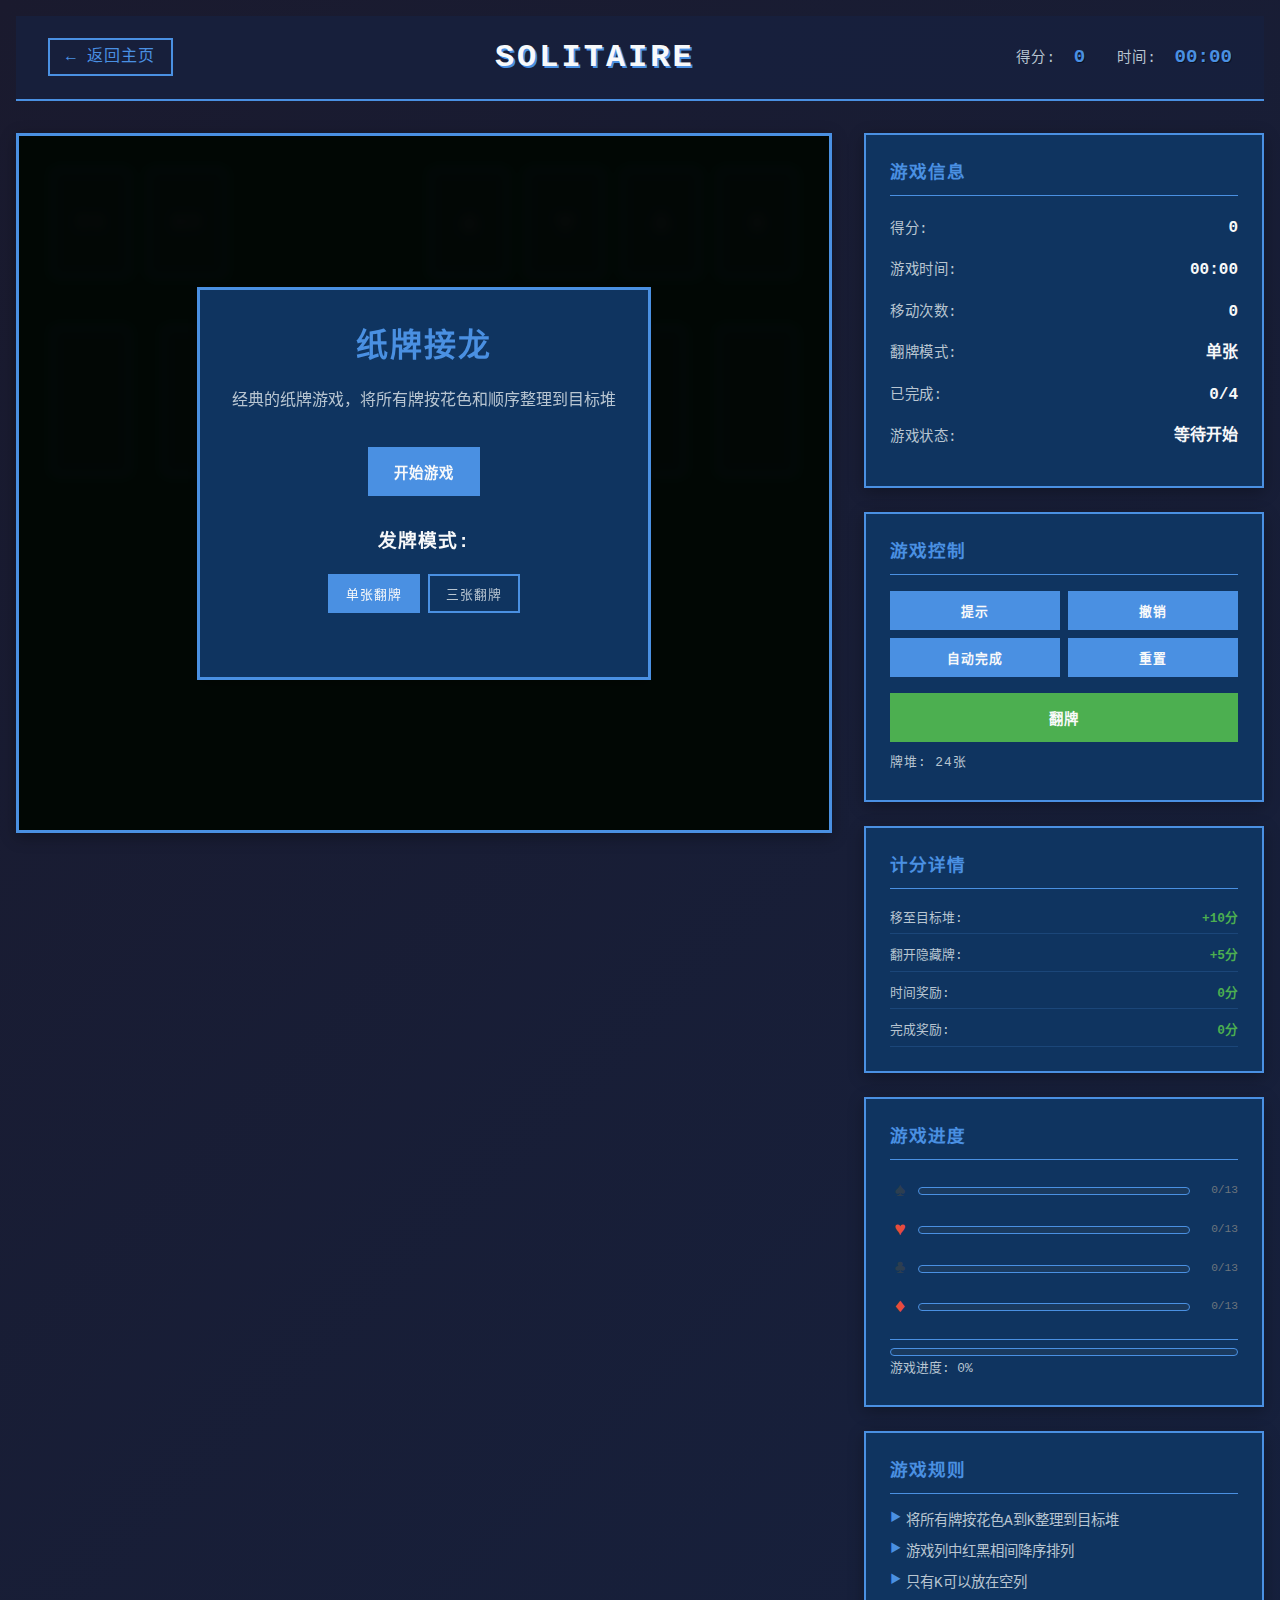
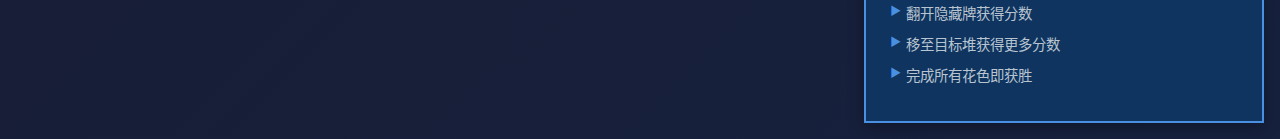
<file: games/solitaire/index.html>
<!DOCTYPE html>
<html lang="zh-CN">
<head>
    <meta charset="UTF-8">
    <meta name="viewport" content="width=device-width, initial-scale=1.0">
    <title>纸牌接龙 - 像素游戏合集</title>
    <link rel="stylesheet" href="style.css">
</head>
<body>
    <div class="container">
        <!-- 游戏头部 -->
        <header class="game-header">
            <div class="header-left">
                <a href="../../index.html" class="back-btn">← 返回主页</a>
            </div>
            <h1 class="game-title">SOLITAIRE</h1>
            <div class="header-right">
                <div class="score-display">
                    <span class="score-label">得分:</span>
                    <span class="score-value" id="score">0</span>
                </div>
                <div class="time-display">
                    <span class="time-label">时间:</span>
                    <span class="time-value" id="timer">00:00</span>
                </div>
            </div>
        </header>

        <!-- 游戏主体 -->
        <main class="game-main">
            <!-- 游戏容器 -->
            <div class="game-container">
                <!-- 游戏区域 -->
                <div class="game-area" id="gameArea">
                    <!-- 顶部区域：发牌堆和目标堆 -->
                    <div class="top-area">
                        <!-- 发牌区 -->
                        <div class="deal-area">
                            <div class="stock-pile" id="stockPile">
                                <div class="card-placeholder">牌堆</div>
                            </div>
                            <div class="waste-pile" id="wastePile">
                                <div class="card-placeholder">翻牌</div>
                            </div>
                        </div>
                        
                        <!-- 目标堆区域 -->
                        <div class="foundation-area">
                            <div class="foundation-pile" id="foundation0" data-suit="0">
                                <div class="foundation-placeholder">♠</div>
                            </div>
                            <div class="foundation-pile" id="foundation1" data-suit="1">
                                <div class="foundation-placeholder">♥</div>
                            </div>
                            <div class="foundation-pile" id="foundation2" data-suit="2">
                                <div class="foundation-placeholder">♣</div>
                            </div>
                            <div class="foundation-pile" id="foundation3" data-suit="3">
                                <div class="foundation-placeholder">♦</div>
                            </div>
                        </div>
                    </div>
                    
                    <!-- 底部区域：游戏列 -->
                    <div class="tableau-area">
                        <div class="tableau-column" id="tableau0"></div>
                        <div class="tableau-column" id="tableau1"></div>
                        <div class="tableau-column" id="tableau2"></div>
                        <div class="tableau-column" id="tableau3"></div>
                        <div class="tableau-column" id="tableau4"></div>
                        <div class="tableau-column" id="tableau5"></div>
                        <div class="tableau-column" id="tableau6"></div>
                    </div>
                </div>
                
                <!-- 游戏覆盖层 -->
                <div class="game-overlay" id="gameOverlay">
                    <div class="overlay-content">
                        <h2 class="overlay-title" id="overlayTitle">纸牌接龙</h2>
                        <p class="overlay-text" id="overlayText">经典的纸牌游戏，将所有牌按花色和顺序整理到目标堆</p>
                        <div class="overlay-buttons">
                            <button class="pixel-btn start-btn" id="startBtn">开始游戏</button>
                            <button class="pixel-btn restart-btn" id="restartBtn" style="display: none;">重新开始</button>
                        </div>
                        <div class="difficulty-selector" id="difficultySelector">
                            <h3>发牌模式:</h3>
                            <div class="difficulty-buttons">
                                <button class="difficulty-btn active" data-mode="1">单张翻牌</button>
                                <button class="difficulty-btn" data-mode="3">三张翻牌</button>
                            </div>
                        </div>
                        <div class="game-stats" id="gameStats" style="display: none;">
                            <div class="stat-item">
                                <span class="stat-label">完成时间:</span>
                                <span class="stat-value" id="finalTime">00:00</span>
                            </div>
                            <div class="stat-item">
                                <span class="stat-label">最终得分:</span>
                                <span class="stat-value" id="finalScore">0</span>
                            </div>
                            <div class="stat-item">
                                <span class="stat-label">移动次数:</span>
                                <span class="stat-value" id="moveCount">0</span>
                            </div>
                            <div class="stat-item">
                                <span class="stat-label">翻牌次数:</span>
                                <span class="stat-value" id="dealCount">0</span>
                            </div>
                        </div>
                    </div>
                </div>
            </div>

            <!-- 游戏信息面板 -->
            <aside class="game-info">
                <div class="info-panel">
                    <h3 class="panel-title">游戏信息</h3>
                    <div class="info-item">
                        <span class="info-label">得分:</span>
                        <span class="info-value" id="currentScore">0</span>
                    </div>
                    <div class="info-item">
                        <span class="info-label">游戏时间:</span>
                        <span class="info-value" id="currentTime">00:00</span>
                    </div>
                    <div class="info-item">
                        <span class="info-label">移动次数:</span>
                        <span class="info-value" id="currentMoves">0</span>
                    </div>
                    <div class="info-item">
                        <span class="info-label">翻牌模式:</span>
                        <span class="info-value" id="currentMode">单张</span>
                    </div>
                    <div class="info-item">
                        <span class="info-label">已完成:</span>
                        <span class="info-value" id="completedSuits">0/4</span>
                    </div>
                    <div class="info-item">
                        <span class="info-label">游戏状态:</span>
                        <span class="info-value" id="gameStatus">等待开始</span>
                    </div>
                </div>

                <div class="control-panel">
                    <h3 class="panel-title">游戏控制</h3>
                    <div class="control-buttons">
                        <button class="pixel-btn small-btn" id="hintBtn">提示</button>
                        <button class="pixel-btn small-btn" id="undoBtn">撤销</button>
                        <button class="pixel-btn small-btn" id="autoBtn">自动完成</button>
                        <button class="pixel-btn small-btn" id="resetBtn">重置</button>
                    </div>
                    <div class="deal-controls">
                        <button class="pixel-btn deal-btn" id="dealBtn">翻牌</button>
                        <span class="deal-info" id="dealInfo">牌堆: 24张</span>
                    </div>
                </div>

                <div class="score-panel">
                    <h3 class="panel-title">计分详情</h3>
                    <div class="score-breakdown">
                        <div class="score-item">
                            <span class="score-desc">移至目标堆:</span>
                            <span class="score-points" id="foundationScore">+10分</span>
                        </div>
                        <div class="score-item">
                            <span class="score-desc">翻开隐藏牌:</span>
                            <span class="score-points" id="flipScore">+5分</span>
                        </div>
                        <div class="score-item">
                            <span class="score-desc">时间奖励:</span>
                            <span class="score-points" id="timeBonus">0分</span>
                        </div>
                        <div class="score-item">
                            <span class="score-desc">完成奖励:</span>
                            <span class="score-points" id="completionBonus">0分</span>
                        </div>
                    </div>
                </div>

                <div class="progress-panel">
                    <h3 class="panel-title">游戏进度</h3>
                    <div class="progress-suits">
                        <div class="suit-progress" data-suit="spades">
                            <span class="suit-icon">♠</span>
                            <div class="progress-bar">
                                <div class="progress-fill" id="spadesProgress"></div>
                            </div>
                            <span class="progress-text" id="spadesText">0/13</span>
                        </div>
                        <div class="suit-progress" data-suit="hearts">
                            <span class="suit-icon">♥</span>
                            <div class="progress-bar">
                                <div class="progress-fill" id="heartsProgress"></div>
                            </div>
                            <span class="progress-text" id="heartsText">0/13</span>
                        </div>
                        <div class="suit-progress" data-suit="clubs">
                            <span class="suit-icon">♣</span>
                            <div class="progress-bar">
                                <div class="progress-fill" id="clubsProgress"></div>
                            </div>
                            <span class="progress-text" id="clubsText">0/13</span>
                        </div>
                        <div class="suit-progress" data-suit="diamonds">
                            <span class="suit-icon">♦</span>
                            <div class="progress-bar">
                                <div class="progress-fill" id="diamondsProgress"></div>
                            </div>
                            <span class="progress-text" id="diamondsText">0/13</span>
                        </div>
                    </div>
                    <div class="overall-progress">
                        <div class="overall-bar">
                            <div class="overall-fill" id="overallProgress"></div>
                        </div>
                        <span class="overall-text" id="overallText">游戏进度: 0%</span>
                    </div>
                </div>

                <div class="rules-panel">
                    <h3 class="panel-title">游戏规则</h3>
                    <ul class="rules-list">
                        <li>将所有牌按花色A到K整理到目标堆</li>
                        <li>游戏列中红黑相间降序排列</li>
                        <li>只有K可以放在空列</li>
                        <li>翻开隐藏牌获得分数</li>
                        <li>移至目标堆获得更多分数</li>
                        <li>完成所有花色即获胜</li>
                    </ul>
                </div>
            </aside>
        </main>
    </div>

    <!-- 游戏脚本 -->
    <script src="game.js"></script>
</body>
</html>
</file>
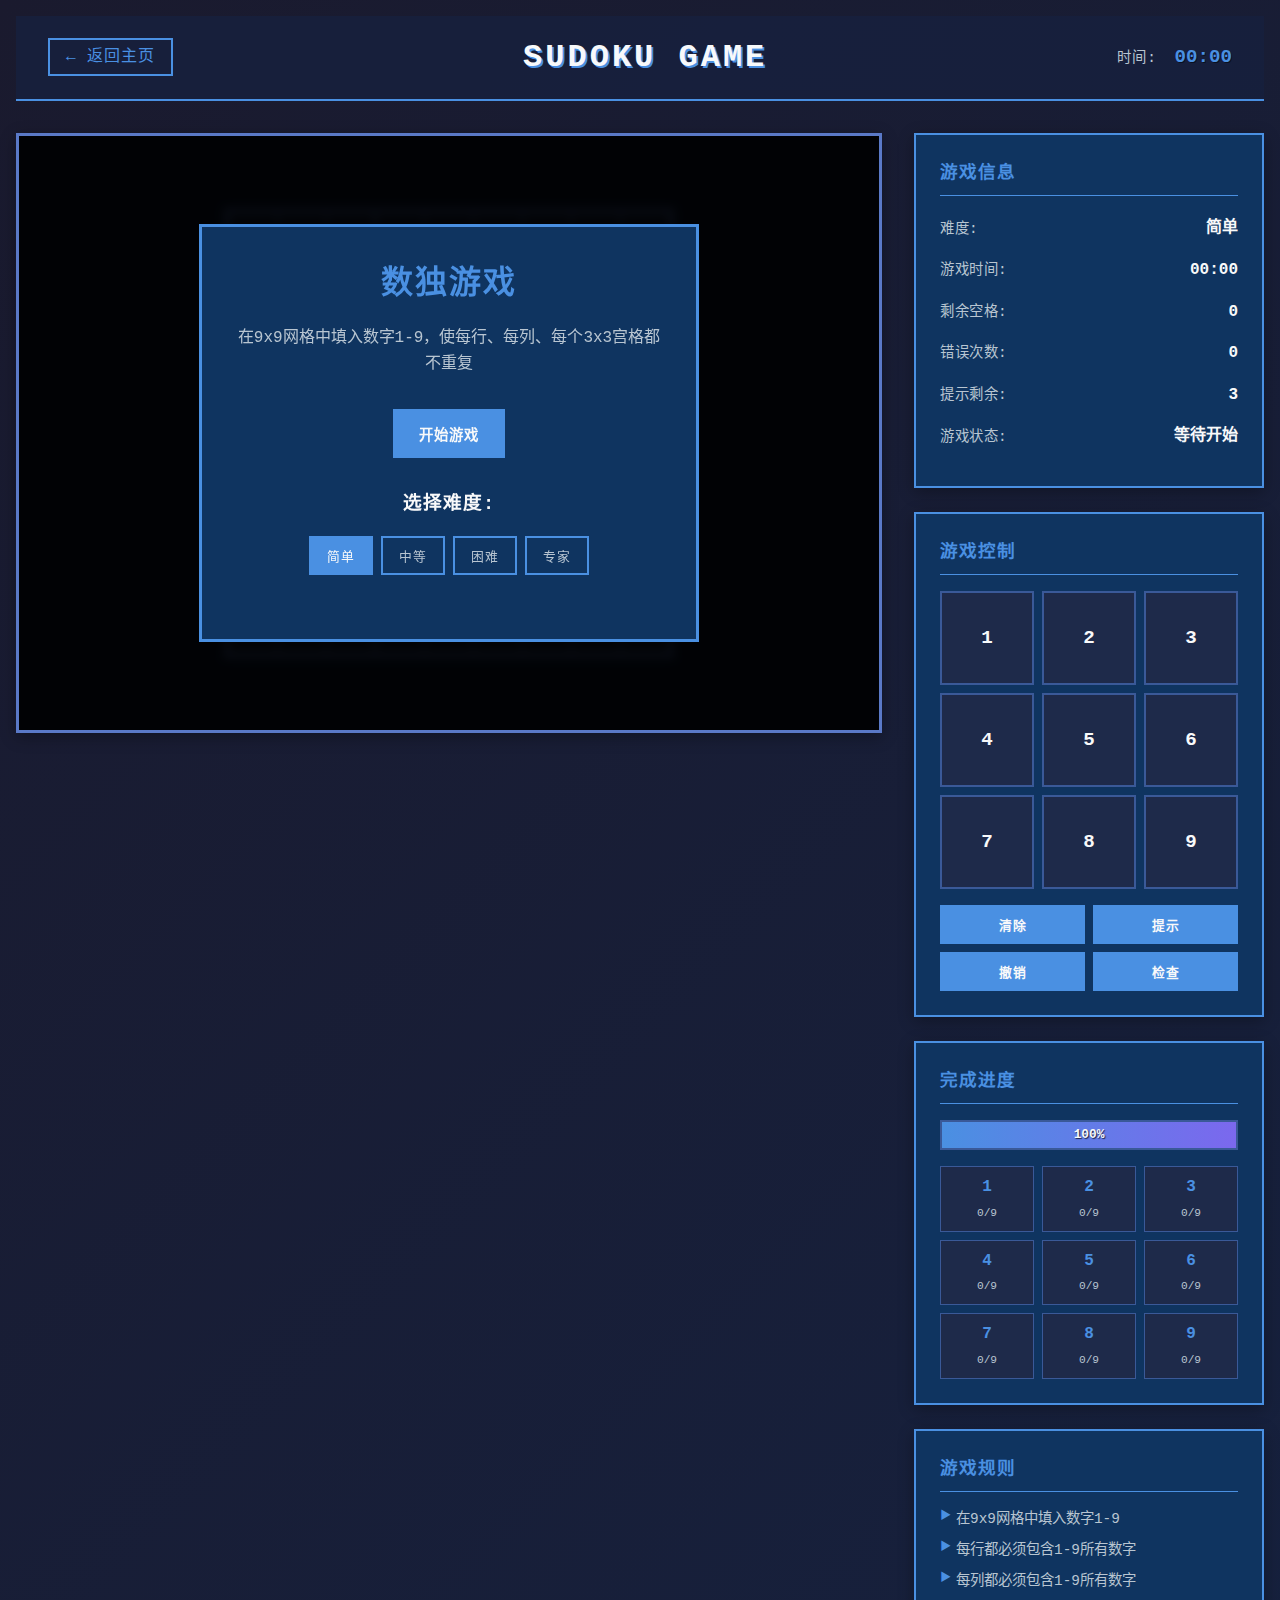
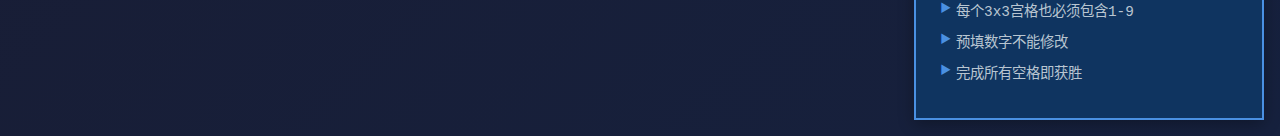
<file: games/sudoku/index.html>
<!DOCTYPE html>
<html lang="zh-CN">
<head>
    <meta charset="UTF-8">
    <meta name="viewport" content="width=device-width, initial-scale=1.0">
    <title>数独 - 像素游戏合集</title>
    <link rel="stylesheet" href="style.css">
</head>
<body>
    <div class="container">
        <!-- 游戏头部 -->
        <header class="game-header">
            <div class="header-left">
                <a href="../../index.html" class="back-btn">← 返回主页</a>
            </div>
            <h1 class="game-title">SUDOKU GAME</h1>
            <div class="header-right">
                <div class="score-display">
                    <span class="score-label">时间:</span>
                    <span class="score-value" id="timer">00:00</span>
                </div>
            </div>
        </header>

        <!-- 游戏主体 -->
        <main class="game-main">
            <!-- 游戏容器 -->
            <div class="game-container">
                <div class="sudoku-board" id="sudokuBoard">
                    <!-- 数独网格将由JavaScript生成 -->
                </div>
                
                <!-- 游戏覆盖层 -->
                <div class="game-overlay" id="gameOverlay">
                    <div class="overlay-content">
                        <h2 class="overlay-title" id="overlayTitle">数独游戏</h2>
                        <p class="overlay-text" id="overlayText">在9x9网格中填入数字1-9，使每行、每列、每个3x3宫格都不重复</p>
                        <div class="overlay-buttons">
                            <button class="pixel-btn start-btn" id="startBtn">开始游戏</button>
                            <button class="pixel-btn restart-btn" id="restartBtn" style="display: none;">重新开始</button>
                        </div>
                        <div class="difficulty-selector" id="difficultySelector">
                            <h3>选择难度:</h3>
                            <div class="difficulty-buttons">
                                <button class="difficulty-btn active" data-difficulty="easy">简单</button>
                                <button class="difficulty-btn" data-difficulty="medium">中等</button>
                                <button class="difficulty-btn" data-difficulty="hard">困难</button>
                                <button class="difficulty-btn" data-difficulty="expert">专家</button>
                            </div>
                        </div>
                        <div class="game-stats" id="gameStats" style="display: none;">
                            <div class="stat-item">
                                <span class="stat-label">完成时间:</span>
                                <span class="stat-value" id="finalTime">00:00</span>
                            </div>
                            <div class="stat-item">
                                <span class="stat-label">难度等级:</span>
                                <span class="stat-value" id="finalDifficulty">简单</span>
                            </div>
                            <div class="stat-item">
                                <span class="stat-label">错误次数:</span>
                                <span class="stat-value" id="errorCount">0</span>
                            </div>
                            <div class="stat-item">
                                <span class="stat-label">提示使用:</span>
                                <span class="stat-value" id="hintCount">0</span>
                            </div>
                        </div>
                    </div>
                </div>
            </div>

            <!-- 游戏信息面板 -->
            <aside class="game-info">
                <div class="info-panel">
                    <h3 class="panel-title">游戏信息</h3>
                    <div class="info-item">
                        <span class="info-label">难度:</span>
                        <span class="info-value" id="currentDifficulty">简单</span>
                    </div>
                    <div class="info-item">
                        <span class="info-label">游戏时间:</span>
                        <span class="info-value" id="currentTime">00:00</span>
                    </div>
                    <div class="info-item">
                        <span class="info-label">剩余空格:</span>
                        <span class="info-value" id="remainingCells">0</span>
                    </div>
                    <div class="info-item">
                        <span class="info-label">错误次数:</span>
                        <span class="info-value" id="currentErrors">0</span>
                    </div>
                    <div class="info-item">
                        <span class="info-label">提示剩余:</span>
                        <span class="info-value" id="hintsLeft">3</span>
                    </div>
                    <div class="info-item">
                        <span class="info-label">游戏状态:</span>
                        <span class="info-value" id="gameStatus">等待开始</span>
                    </div>
                </div>

                <div class="control-panel">
                    <h3 class="panel-title">游戏控制</h3>
                    <div class="number-pad">
                        <button class="number-btn" data-number="1">1</button>
                        <button class="number-btn" data-number="2">2</button>
                        <button class="number-btn" data-number="3">3</button>
                        <button class="number-btn" data-number="4">4</button>
                        <button class="number-btn" data-number="5">5</button>
                        <button class="number-btn" data-number="6">6</button>
                        <button class="number-btn" data-number="7">7</button>
                        <button class="number-btn" data-number="8">8</button>
                        <button class="number-btn" data-number="9">9</button>
                    </div>
                    <div class="control-buttons">
                        <button class="pixel-btn small-btn" id="clearBtn">清除</button>
                        <button class="pixel-btn small-btn" id="hintBtn">提示</button>
                        <button class="pixel-btn small-btn" id="undoBtn">撤销</button>
                        <button class="pixel-btn small-btn" id="checkBtn">检查</button>
                    </div>
                </div>

                <div class="progress-panel">
                    <h3 class="panel-title">完成进度</h3>
                    <div class="progress-bar">
                        <div class="progress-fill" id="progressFill"></div>
                        <span class="progress-text" id="progressText">0%</span>
                    </div>
                    <div class="numbers-count">
                        <div class="number-count" data-number="1">
                            <span class="number">1</span>
                            <span class="count" id="count1">0/9</span>
                        </div>
                        <div class="number-count" data-number="2">
                            <span class="number">2</span>
                            <span class="count" id="count2">0/9</span>
                        </div>
                        <div class="number-count" data-number="3">
                            <span class="number">3</span>
                            <span class="count" id="count3">0/9</span>
                        </div>
                        <div class="number-count" data-number="4">
                            <span class="number">4</span>
                            <span class="count" id="count4">0/9</span>
                        </div>
                        <div class="number-count" data-number="5">
                            <span class="number">5</span>
                            <span class="count" id="count5">0/9</span>
                        </div>
                        <div class="number-count" data-number="6">
                            <span class="number">6</span>
                            <span class="count" id="count6">0/9</span>
                        </div>
                        <div class="number-count" data-number="7">
                            <span class="number">7</span>
                            <span class="count" id="count7">0/9</span>
                        </div>
                        <div class="number-count" data-number="8">
                            <span class="number">8</span>
                            <span class="count" id="count8">0/9</span>
                        </div>
                        <div class="number-count" data-number="9">
                            <span class="number">9</span>
                            <span class="count" id="count9">0/9</span>
                        </div>
                    </div>
                </div>

                <div class="rules-panel">
                    <h3 class="panel-title">游戏规则</h3>
                    <ul class="rules-list">
                        <li>在9x9网格中填入数字1-9</li>
                        <li>每行都必须包含1-9所有数字</li>
                        <li>每列都必须包含1-9所有数字</li>
                        <li>每个3x3宫格也必须包含1-9</li>
                        <li>预填数字不能修改</li>
                        <li>完成所有空格即获胜</li>
                    </ul>
                </div>
            </aside>
        </main>
    </div>

    <!-- 游戏脚本 -->
    <script src="game.js"></script>
</body>
</html>
</file>
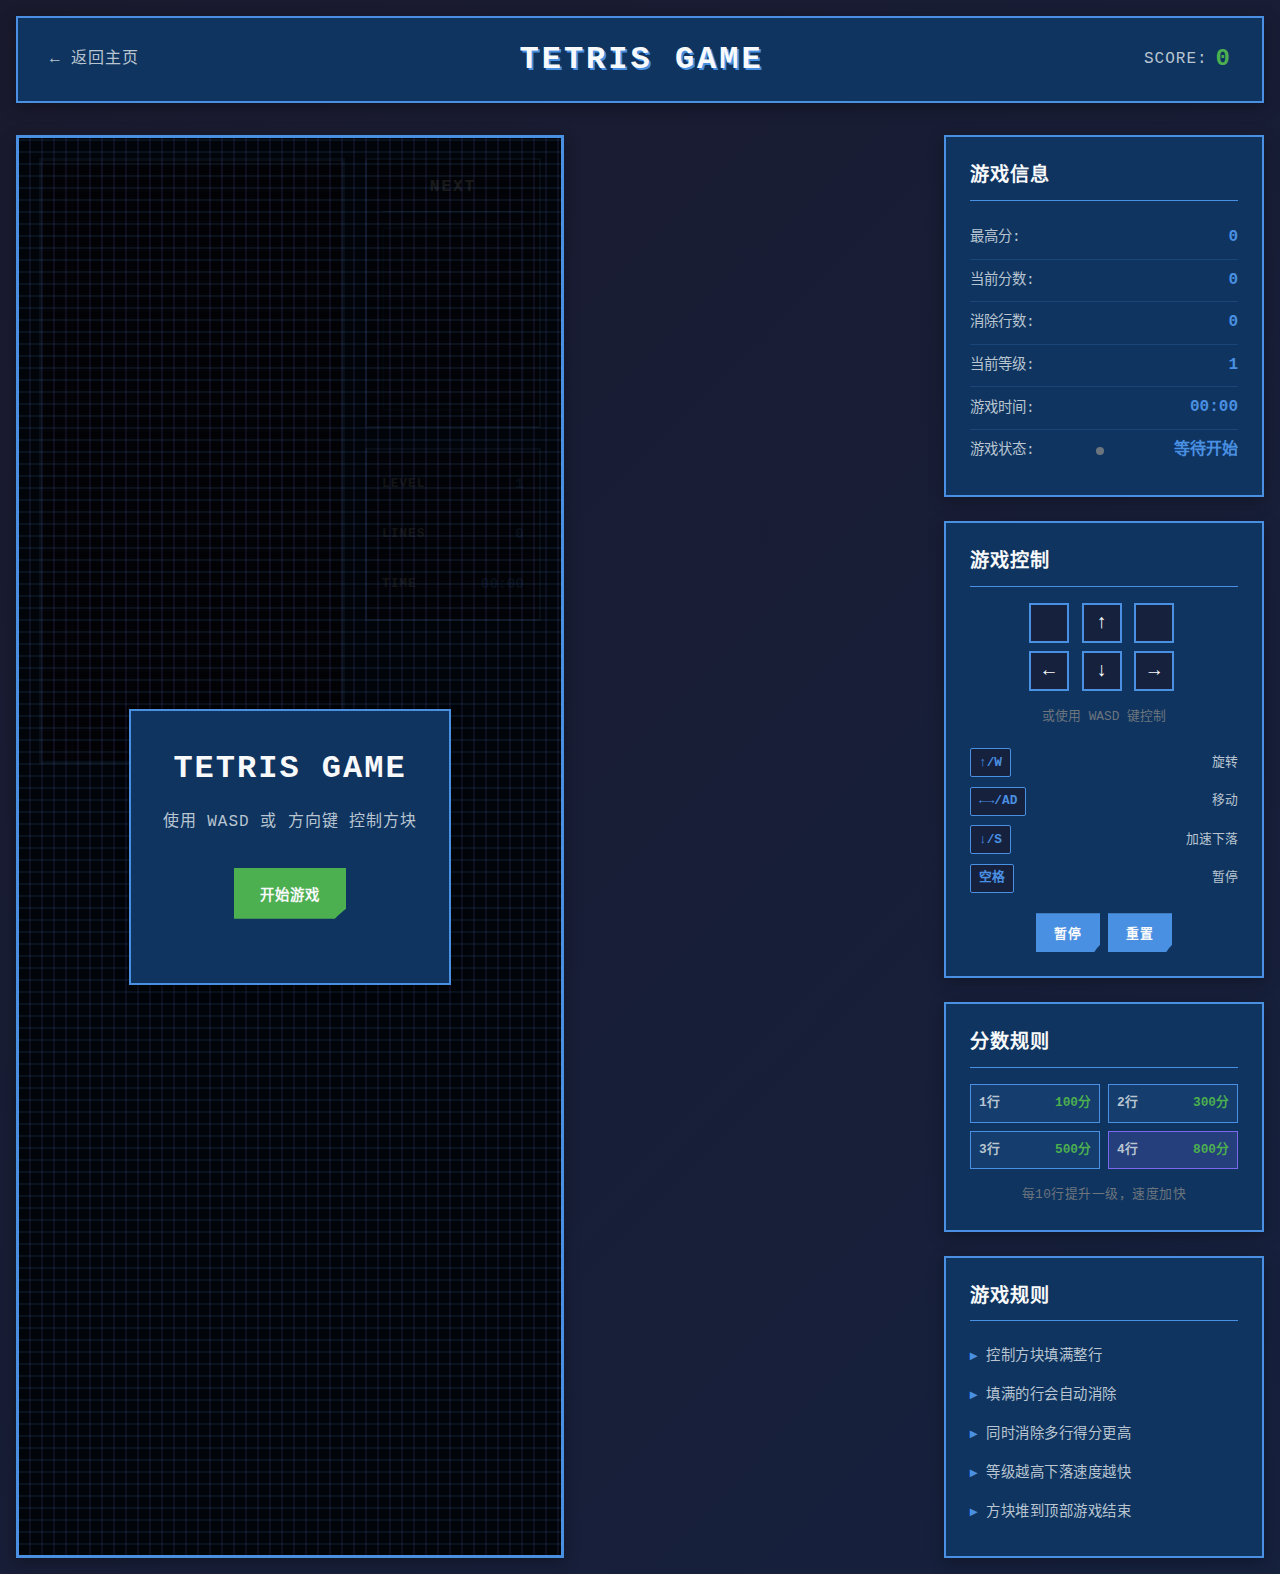
<file: games/tetris/index.html>
<!DOCTYPE html>
<html lang="zh-CN">
<head>
    <meta charset="UTF-8">
    <meta name="viewport" content="width=device-width, initial-scale=1.0">
    <title>俄罗斯方块 - 像素游戏合集</title>
    <link rel="stylesheet" href="style.css">
</head>
<body>
    <div class="container">
        <!-- 游戏头部 -->
        <header class="game-header">
            <div class="header-left">
                <a href="../../index.html" class="back-btn">← 返回主页</a>
            </div>
            <h1 class="game-title">TETRIS GAME</h1>
            <div class="header-right">
                <div class="score-display">
                    <span class="score-label">SCORE:</span>
                    <span class="score-value" id="score">0</span>
                </div>
            </div>
        </header>

        <!-- 游戏主体 -->
        <main class="game-main">
            <!-- 游戏容器 -->
            <div class="game-container">
                <div class="game-board" id="gameBoard">
                    <!-- 游戏网格背景 -->
                    <div class="grid-container" id="gridContainer">
                        <!-- 20行×10列 = 200个网格单元，通过JavaScript动态生成 -->
                    </div>
                    
                    <!-- 活动方块容器 -->
                    <div class="active-piece-container" id="activePieceContainer">
                        <!-- 当前下落的方块 -->
                    </div>
                </div>
                
                <!-- 游戏右侧面板 -->
                <div class="game-side-panel">
                    <div class="next-piece-panel">
                        <h3 class="panel-title">NEXT</h3>
                        <div class="next-piece-container" id="nextPieceContainer">
                            <div class="next-piece-grid" id="nextPieceGrid">
                                <!-- 4x4网格用于显示下一个方块 -->
                            </div>
                        </div>
                    </div>
                    
                    <div class="mini-stats">
                        <div class="mini-stat-item">
                            <span class="mini-label">LEVEL</span>
                            <span class="mini-value" id="miniLevel">1</span>
                        </div>
                        <div class="mini-stat-item">
                            <span class="mini-label">LINES</span>
                            <span class="mini-value" id="miniLines">0</span>
                        </div>
                        <div class="mini-stat-item">
                            <span class="mini-label">TIME</span>
                            <span class="mini-value" id="miniTime">00:00</span>
                        </div>
                    </div>
                </div>
                
                <!-- 游戏覆盖层 -->
                <div class="game-overlay" id="gameOverlay">
                    <div class="overlay-content">
                        <h2 class="overlay-title" id="overlayTitle">TETRIS GAME</h2>
                        <p class="overlay-text" id="overlayText">使用 WASD 或 方向键 控制方块</p>
                        <div class="overlay-buttons">
                            <button class="pixel-btn start-btn" id="startBtn">开始游戏</button>
                            <button class="pixel-btn restart-btn" id="restartBtn" style="display: none;">重新开始</button>
                        </div>
                        <div class="game-stats" id="gameStats" style="display: none;">
                            <div class="stat-item">
                                <span class="stat-label">最终得分:</span>
                                <span class="stat-value" id="finalScore">0</span>
                            </div>
                            <div class="stat-item">
                                <span class="stat-label">消除行数:</span>
                                <span class="stat-value" id="totalLines">0</span>
                            </div>
                            <div class="stat-item">
                                <span class="stat-label">当前等级:</span>
                                <span class="stat-value" id="finalLevel">1</span>
                            </div>
                            <div class="stat-item">
                                <span class="stat-label">游戏时间:</span>
                                <span class="stat-value" id="gameTime">00:00</span>
                            </div>
                        </div>
                    </div>
                </div>
            </div>

            <!-- 游戏信息面板 -->
            <aside class="game-info">
                <div class="info-panel">
                    <h3 class="panel-title">游戏信息</h3>
                    <div class="info-item">
                        <span class="info-label">最高分:</span>
                        <span class="info-value" id="highScore">0</span>
                    </div>
                    <div class="info-item">
                        <span class="info-label">当前分数:</span>
                        <span class="info-value" id="currentScore">0</span>
                    </div>
                    <div class="info-item">
                        <span class="info-label">消除行数:</span>
                        <span class="info-value" id="currentLines">0</span>
                    </div>
                    <div class="info-item">
                        <span class="info-label">当前等级:</span>
                        <span class="info-value" id="currentLevel">1</span>
                    </div>
                    <div class="info-item">
                        <span class="info-label">游戏时间:</span>
                        <span class="info-value" id="currentTime">00:00</span>
                    </div>
                    <div class="info-item">
                        <span class="info-label">游戏状态:</span>
                        <span class="info-value" id="gameStatus">等待开始</span>
                    </div>
                </div>

                <div class="control-panel">
                    <h3 class="panel-title">游戏控制</h3>
                    <div class="control-grid">
                        <div class="control-key"></div>
                        <div class="control-key">↑</div>
                        <div class="control-key"></div>
                        <div class="control-key">←</div>
                        <div class="control-key">↓</div>
                        <div class="control-key">→</div>
                    </div>
                    <p class="control-text">或使用 WASD 键控制</p>
                    <div class="control-instructions">
                        <div class="instruction-item">
                            <span class="key">↑/W</span>
                            <span class="action">旋转</span>
                        </div>
                        <div class="instruction-item">
                            <span class="key">←→/AD</span>
                            <span class="action">移动</span>
                        </div>
                        <div class="instruction-item">
                            <span class="key">↓/S</span>
                            <span class="action">加速下落</span>
                        </div>
                        <div class="instruction-item">
                            <span class="key">空格</span>
                            <span class="action">暂停</span>
                        </div>
                    </div>
                    <div class="control-buttons">
                        <button class="pixel-btn small-btn" id="pauseBtn">暂停</button>
                        <button class="pixel-btn small-btn" id="resetBtn">重置</button>
                    </div>
                </div>

                <div class="scoring-panel">
                    <h3 class="panel-title">分数规则</h3>
                    <div class="scoring-grid">
                        <div class="scoring-item">
                            <span class="lines">1行</span>
                            <span class="points">100分</span>
                        </div>
                        <div class="scoring-item">
                            <span class="lines">2行</span>
                            <span class="points">300分</span>
                        </div>
                        <div class="scoring-item">
                            <span class="lines">3行</span>
                            <span class="points">500分</span>
                        </div>
                        <div class="scoring-item highlight">
                            <span class="lines">4行</span>
                            <span class="points">800分</span>
                        </div>
                    </div>
                    <p class="level-info">每10行提升一级，速度加快</p>
                </div>

                <div class="rules-panel">
                    <h3 class="panel-title">游戏规则</h3>
                    <ul class="rules-list">
                        <li>控制方块填满整行</li>
                        <li>填满的行会自动消除</li>
                        <li>同时消除多行得分更高</li>
                        <li>等级越高下落速度越快</li>
                        <li>方块堆到顶部游戏结束</li>
                    </ul>
                </div>
            </aside>
        </main>
    </div>

    <!-- 游戏脚本 -->
    <script src="game.js"></script>
</body>
</html>
</file>
<file: css/style.css>
/* 像素游戏合集样式 */
:root {
    /* 像素风格配色方案 - 舒适柔和 */
    --primary-bg: #1a1a2e;
    --secondary-bg: #16213e;
    --card-bg: #0f3460;
    --accent-color: #4a90e2;
    --secondary-accent: #7b68ee;
    --success-color: #4caf50;
    --warning-color: #ff9800;
    --text-primary: #f8f9fa;
    --text-secondary: #b8c5d1;
    --text-muted: #6c757d;
    --border-color: #4a90e2;
    --hover-shadow: 0 8px 25px rgba(74, 144, 226, 0.3);
    --card-shadow: 0 4px 15px rgba(0, 0, 0, 0.3);
    
    /* 像素字体 */
    --pixel-font: 'Courier New', monospace;
}

* {
    margin: 0;
    padding: 0;
    box-sizing: border-box;
}

body {
    font-family: var(--pixel-font);
    background: var(--primary-bg);
    background-image: 
        linear-gradient(135deg, var(--primary-bg) 0%, var(--secondary-bg) 100%),
        radial-gradient(circle at 20% 50%, rgba(74, 144, 226, 0.1) 0%, transparent 50%),
        radial-gradient(circle at 80% 20%, rgba(123, 104, 238, 0.1) 0%, transparent 50%);
    color: var(--text-primary);
    line-height: 1.6;
    min-height: 100vh;
    /* 像素化效果 */
    image-rendering: pixelated;
    image-rendering: -moz-crisp-edges;
    image-rendering: crisp-edges;
}

.container {
    max-width: 1200px;
    margin: 0 auto;
    padding: 2rem;
}

/* 头部样式 */
.header {
    text-align: center;
    margin-bottom: 3rem;
    position: relative;
}

.main-title {
    font-size: clamp(2.5rem, 5vw, 4rem);
    font-weight: bold;
    margin-bottom: 1rem;
    text-transform: uppercase;
    letter-spacing: 3px;
    color: var(--text-primary);
    text-shadow: 2px 2px 0px var(--accent-color);
    /* 像素化边框 */
    border: 3px solid var(--accent-color);
    padding: 1rem 2rem;
    background: rgba(74, 144, 226, 0.1);
    position: relative;
    box-shadow: 
        inset 0 0 0 2px var(--primary-bg),
        0 0 0 5px var(--accent-color),
        var(--card-shadow);
}

.subtitle {
    font-size: 1.2rem;
    color: var(--text-secondary);
    text-transform: uppercase;
    letter-spacing: 2px;
    margin-top: 1rem;
}

/* 游戏容器 */
.games-container {
    margin-bottom: 3rem;
}

.games-grid {
    display: grid;
    grid-template-columns: repeat(auto-fit, minmax(300px, 1fr));
    gap: 2rem;
    padding: 1rem;
}

/* 游戏卡片 */
.game-card {
    background: var(--card-bg);
    border: 2px solid var(--border-color);
    border-radius: 0; /* 保持像素风格 */
    overflow: hidden;
    transition: all 0.3s ease;
    cursor: pointer;
    position: relative;
    box-shadow: var(--card-shadow);
    opacity: 0;
    transform: translateY(30px);
    animation: slideInUp 0.6s ease forwards;
}

.game-card::before {
    content: '';
    position: absolute;
    top: 0;
    left: 0;
    right: 0;
    bottom: 0;
    background: 
        repeating-linear-gradient(
            90deg,
            transparent,
            transparent 2px,
            rgba(74, 144, 226, 0.05) 2px,
            rgba(74, 144, 226, 0.05) 4px
        ),
        repeating-linear-gradient(
            0deg,
            transparent,
            transparent 2px,
            rgba(123, 104, 238, 0.05) 2px,
            rgba(123, 104, 238, 0.05) 4px
        );
    pointer-events: none;
    z-index: 1;
}

.game-card:hover {
    transform: translateY(-10px) scale(1.02);
    border-color: var(--secondary-accent);
    box-shadow: var(--hover-shadow);
}

/* 游戏图片 */
.game-image {
    position: relative;
    width: 100%;
    height: 200px;
    overflow: hidden;
    background: var(--primary-bg);
    border-bottom: 2px solid var(--border-color);
}

.game-image img {
    width: 100%;
    height: 100%;
    object-fit: cover;
    /* 像素化图像 */
    image-rendering: pixelated;
    image-rendering: -moz-crisp-edges;
    image-rendering: crisp-edges;
    filter: contrast(1.1) brightness(1.05);
}

/* 播放叠加层 */
.play-overlay {
    position: absolute;
    top: 0;
    left: 0;
    right: 0;
    bottom: 0;
    background: rgba(0, 0, 0, 0.8);
    display: flex;
    align-items: center;
    justify-content: center;
    opacity: 0;
    transition: all 0.3s ease;
    /* 像素化网格背景 */
    background-image: 
        repeating-linear-gradient(
            0deg,
            transparent,
            transparent 10px,
            rgba(74, 144, 226, 0.1) 10px,
            rgba(74, 144, 226, 0.1) 12px
        ),
        repeating-linear-gradient(
            90deg,
            transparent,
            transparent 10px,
            rgba(123, 104, 238, 0.1) 10px,
            rgba(123, 104, 238, 0.1) 12px
        );
}

.game-card:hover .play-overlay {
    opacity: 1;
}

.play-button {
    width: 60px;
    height: 60px;
    background: var(--accent-color);
    color: var(--text-primary);
    border: 3px solid var(--accent-color);
    display: flex;
    align-items: center;
    justify-content: center;
    font-size: 24px;
    font-weight: bold;
    transition: all 0.3s ease;
    /* 像素化按钮 */
    clip-path: polygon(0 0, 100% 0, 100% 70%, 85% 100%, 0 100%);
}

.play-button:hover {
    background: var(--secondary-accent);
    border-color: var(--secondary-accent);
    transform: scale(1.1);
}

/* 游戏信息 */
.game-info {
    padding: 1.5rem;
    background: linear-gradient(135deg, var(--card-bg) 0%, rgba(15, 52, 96, 0.9) 100%);
    position: relative;
    z-index: 2;
}

.game-title {
    font-size: 1.4rem;
    font-weight: bold;
    margin-bottom: 0.5rem;
    color: var(--text-primary);
    text-transform: uppercase;
    letter-spacing: 1px;
}

.game-description {
    color: var(--text-secondary);
    font-size: 0.9rem;
    line-height: 1.4;
    text-transform: uppercase;
    letter-spacing: 0.5px;
}

/* 页脚 */
.footer {
    text-align: center;
    padding: 2rem 0;
    border-top: 2px solid var(--border-color);
    background: rgba(22, 33, 62, 0.8);
    margin-top: 3rem;
    position: relative;
}

.footer p {
    color: var(--text-muted);
    font-size: 0.9rem;
    text-transform: uppercase;
    letter-spacing: 1px;
}

/* 滚动动画 */
.game-card:nth-child(1) { animation-delay: 0.1s; }
.game-card:nth-child(2) { animation-delay: 0.2s; }
.game-card:nth-child(3) { animation-delay: 0.3s; }
.game-card:nth-child(4) { animation-delay: 0.4s; }
.game-card:nth-child(5) { animation-delay: 0.5s; }
.game-card:nth-child(6) { animation-delay: 0.6s; }

@keyframes slideInUp {
    to {
        opacity: 1;
        transform: translateY(0);
    }
}

/* 消息通知 */
.notification {
    position: fixed;
    top: 20px;
    right: 20px;
    background: var(--card-bg);
    color: var(--text-primary);
    padding: 1rem 2rem;
    border: 2px solid var(--border-color);
    box-shadow: var(--card-shadow);
    z-index: 1000;
    font-family: var(--pixel-font);
    text-transform: uppercase;
    letter-spacing: 1px;
    opacity: 0;
    transform: translateX(100%);
    transition: all 0.3s ease;
}

.notification.show {
    opacity: 1;
    transform: translateX(0);
}

/* 响应式设计 */
@media (max-width: 768px) {
    .container {
        padding: 1rem;
    }
    
    .games-grid {
        grid-template-columns: 1fr;
        gap: 1.5rem;
    }
    
    .main-title {
        font-size: 2rem;
        padding: 0.8rem 1rem;
        letter-spacing: 2px;
    }
}

/* 像素装饰效果 */
.game-card::after {
    content: '';
    position: absolute;
    top: 0;
    left: 0;
    right: 0;
    bottom: 0;
    background: 
        linear-gradient(90deg, transparent 0%, rgba(74, 144, 226, 0.1) 50%, transparent 100%);
    opacity: 0;
    transition: opacity 0.3s ease;
    pointer-events: none;
}

.game-card:hover::after {
    opacity: 1;
}
</file>
<file: games/2048/style.css>
/* 2048游戏样式 - 像素风格 */
:root {
    /* 像素风格配色方案 - 与贪吃蛇一致 */
    --primary-bg: #1a1a2e;
    --secondary-bg: #16213e;
    --card-bg: #0f3460;
    --accent-color: #4a90e2;
    --secondary-accent: #7b68ee;
    --success-color: #4caf50;
    --warning-color: #ff9800;
    --danger-color: #e91e63;
    --text-primary: #f8f9fa;
    --text-secondary: #b8c5d1;
    --text-muted: #6c757d;
    --border-color: #4a90e2;
    --hover-shadow: 0 8px 25px rgba(74, 144, 226, 0.3);
    --card-shadow: 0 4px 15px rgba(0, 0, 0, 0.3);
    
    /* 像素字体 */
    --pixel-font: 'Courier New', monospace;
    
    /* 数字方块尺寸 */
    --tile-size: 70px;
    --tile-gap: 8px;
    --board-size: calc(var(--tile-size) * 4 + var(--tile-gap) * 5);
}

* {
    margin: 0;
    padding: 0;
    box-sizing: border-box;
}

body {
    font-family: var(--pixel-font);
    background: var(--primary-bg);
    background-image: 
        linear-gradient(135deg, var(--primary-bg) 0%, var(--secondary-bg) 100%),
        radial-gradient(circle at 20% 50%, rgba(74, 144, 226, 0.1) 0%, transparent 50%),
        radial-gradient(circle at 80% 20%, rgba(123, 104, 238, 0.1) 0%, transparent 50%);
    color: var(--text-primary);
    line-height: 1.6;
    min-height: 100vh;
    /* 像素化效果 */
    image-rendering: pixelated;
    image-rendering: -moz-crisp-edges;
    image-rendering: crisp-edges;
}

.container {
    max-width: 1400px;
    margin: 0 auto;
    padding: 1rem;
}

/* 游戏头部 - 与贪吃蛇完全一致 */
.game-header {
    display: flex;
    justify-content: space-between;
    align-items: center;
    padding: 1rem 2rem;
    background: var(--card-bg);
    border: 2px solid var(--border-color);
    margin-bottom: 2rem;
    box-shadow: var(--card-shadow);
}

.back-btn {
    color: var(--text-secondary);
    text-decoration: none;
    font-size: 1rem;
    text-transform: uppercase;
    letter-spacing: 1px;
    transition: color 0.3s ease;
}

.back-btn:hover {
    color: var(--accent-color);
}

.game-title {
    font-size: 2rem;
    font-weight: bold;
    text-transform: uppercase;
    letter-spacing: 3px;
    color: var(--text-primary);
    text-shadow: 2px 2px 0px var(--accent-color);
}

.score-display {
    display: flex;
    align-items: center;
    gap: 0.5rem;
}

.score-label {
    color: var(--text-secondary);
    font-size: 1rem;
    text-transform: uppercase;
    letter-spacing: 1px;
}

.score-value {
    color: var(--success-color);
    font-size: 1.5rem;
    font-weight: bold;
}

/* 游戏主体 */
.game-main {
    display: grid;
    grid-template-columns: 1fr 300px;
    gap: 2rem;
}

/* 游戏容器 */
.game-container {
    position: relative;
    background: var(--card-bg);
    border: 3px solid var(--border-color);
    box-shadow: var(--card-shadow);
    overflow: hidden;
    width: fit-content;
    padding: 20px;
}

/* 游戏板 */
.game-board {
    position: relative;
    width: var(--board-size);
    height: var(--board-size);
    background: #1a1a2e;
    border: 3px solid var(--border-color);
    /* 经典像素化背景纹理 */
    background-image: 
        repeating-linear-gradient(
            0deg,
            transparent,
            transparent 2px,
            rgba(74, 144, 226, 0.08) 2px,
            rgba(74, 144, 226, 0.08) 4px
        ),
        repeating-linear-gradient(
            90deg,
            transparent,
            transparent 2px,
            rgba(123, 104, 238, 0.08) 2px,
            rgba(123, 104, 238, 0.08) 4px
        );
}

/* 网格背景 */
.grid-container {
    position: absolute;
    top: 0;
    left: 0;
    width: 100%;
    height: 100%;
    display: grid;
    grid-template-columns: repeat(4, var(--tile-size));
    grid-template-rows: repeat(4, var(--tile-size));
    gap: var(--tile-gap);
    padding: var(--tile-gap);
}

.grid-cell {
    background: rgba(22, 33, 62, 0.6);
    border: 2px solid rgba(74, 144, 226, 0.3);
    /* 经典16bit边框效果 */
    box-shadow: 
        inset 1px 1px 0 rgba(74, 144, 226, 0.4),
        inset -1px -1px 0 rgba(15, 52, 96, 0.8);
}

/* 数字方块容器 */
.tiles-container {
    position: absolute;
    top: var(--tile-gap);
    left: var(--tile-gap);
    width: calc(100% - var(--tile-gap) * 2);
    height: calc(100% - var(--tile-gap) * 2);
    pointer-events: none;
}

/* 数字方块基础样式 */
.tile {
    position: absolute;
    width: var(--tile-size);
    height: var(--tile-size);
    display: flex;
    align-items: center;
    justify-content: center;
    font-family: var(--pixel-font);
    font-weight: bold;
    text-transform: uppercase;
    transition: all 0.15s ease-in-out;
    /* 像素艺术效果 */
    image-rendering: pixelated;
    image-rendering: -moz-crisp-edges;
    image-rendering: crisp-edges;
    /* 移除通用边框样式，由各数字独自定义 */
    border: 2px solid;
}

/* 位置类 */
.tile[data-row="0"] { top: 0; }
.tile[data-row="1"] { top: calc(var(--tile-size) + var(--tile-gap)); }
.tile[data-row="2"] { top: calc((var(--tile-size) + var(--tile-gap)) * 2); }
.tile[data-row="3"] { top: calc((var(--tile-size) + var(--tile-gap)) * 3); }

.tile[data-col="0"] { left: 0; }
.tile[data-col="1"] { left: calc(var(--tile-size) + var(--tile-gap)); }
.tile[data-col="2"] { left: calc((var(--tile-size) + var(--tile-gap)) * 2); }
.tile[data-col="3"] { left: calc((var(--tile-size) + var(--tile-gap)) * 3); }

/* 数字方块颜色 - 经典16bit像素艺术风格 */
.tile[data-value="2"] {
    background: linear-gradient(135deg, #e8e8e8 0%, #c0c0c0 100%);
    color: #2c2c2c;
    border-color: #808080;
    font-size: 24px;
    box-shadow: 
        inset 2px 2px 0 #ffffff,
        inset -2px -2px 0 #404040;
}

.tile[data-value="4"] {
    background: linear-gradient(135deg, #fff8dc 0%, #f0e68c 100%);
    color: #8b4513;
    border-color: #daa520;
    font-size: 24px;
    box-shadow: 
        inset 2px 2px 0 #fffacd,
        inset -2px -2px 0 #b8860b;
}

.tile[data-value="8"] {
    background: linear-gradient(135deg, #ffa500 0%, #ff8c00 100%);
    color: #ffffff;
    border-color: #ff6347;
    font-size: 24px;
    box-shadow: 
        inset 2px 2px 0 #ffb347,
        inset -2px -2px 0 #cc6600;
    text-shadow: 1px 1px 0 #000000;
}

.tile[data-value="16"] {
    background: linear-gradient(135deg, #ff6347 0%, #dc143c 100%);
    color: #ffffff;
    border-color: #8b0000;
    font-size: 20px;
    box-shadow: 
        inset 2px 2px 0 #ff7f7f,
        inset -2px -2px 0 #8b0000;
    text-shadow: 1px 1px 0 #000000;
}

.tile[data-value="32"] {
    background: linear-gradient(135deg, #ff1493 0%, #c71585 100%);
    color: #ffffff;
    border-color: #8b008b;
    font-size: 20px;
    box-shadow: 
        inset 2px 2px 0 #ff69b4,
        inset -2px -2px 0 #8b008b;
    text-shadow: 1px 1px 0 #000000;
}

.tile[data-value="64"] {
    background: linear-gradient(135deg, #9370db 0%, #663399 100%);
    color: #ffffff;
    border-color: #4b0082;
    font-size: 20px;
    box-shadow: 
        inset 2px 2px 0 #ba55d3,
        inset -2px -2px 0 #4b0082;
    text-shadow: 1px 1px 0 #000000;
}

.tile[data-value="128"] {
    background: linear-gradient(135deg, #1e90ff 0%, #0066cc 100%);
    color: #ffffff;
    border-color: #000080;
    font-size: 18px;
    box-shadow: 
        inset 2px 2px 0 #4fa8ff,
        inset -2px -2px 0 #000080;
    text-shadow: 1px 1px 0 #000000;
}

.tile[data-value="256"] {
    background: linear-gradient(135deg, #00bfff 0%, #0099cc 100%);
    color: #ffffff;
    border-color: #006699;
    font-size: 18px;
    box-shadow: 
        inset 2px 2px 0 #33ccff,
        inset -2px -2px 0 #006699;
    text-shadow: 1px 1px 0 #000000;
}

.tile[data-value="512"] {
    background: linear-gradient(135deg, #00ff7f 0%, #00cc66 100%);
    color: #ffffff;
    border-color: #008b00;
    font-size: 18px;
    box-shadow: 
        inset 2px 2px 0 #33ff99,
        inset -2px -2px 0 #008b00;
    text-shadow: 1px 1px 0 #000000;
}

.tile[data-value="1024"] {
    background: linear-gradient(135deg, #ffff00 0%, #cccc00 100%);
    color: #000000;
    border-color: #999900;
    font-size: 16px;
    box-shadow: 
        inset 2px 2px 0 #ffff66,
        inset -2px -2px 0 #999900;
    text-shadow: 1px 1px 0 #ffffff;
}

.tile[data-value="2048"] {
    background: linear-gradient(135deg, #ffd700 0%, #ff8c00 100%);
    color: #8b0000;
    border-color: #b8860b;
    font-size: 16px;
    box-shadow: 
        inset 2px 2px 0 #ffea00,
        inset -2px -2px 0 #b8860b,
        0 0 20px #ffd700,
        0 0 40px #ffd700;
    text-shadow: 1px 1px 0 #ffffff;
    animation: goldGlow 2s ease-in-out infinite alternate;
}

.tile[data-value="4096"] {
    background: linear-gradient(135deg, #ff00ff 0%, #cc00cc 100%);
    color: #ffffff;
    border-color: #8b008b;
    font-size: 14px;
    box-shadow: 
        inset 2px 2px 0 #ff66ff,
        inset -2px -2px 0 #8b008b,
        0 0 25px #ff00ff,
        0 0 50px #ff00ff;
    text-shadow: 1px 1px 0 #000000;
    animation: magentaGlow 1.5s ease-in-out infinite alternate;
}

.tile[data-value="8192"] {
    background: linear-gradient(135deg, #00ffff 0%, #00cccc 100%);
    color: #000000;
    border-color: #008b8b;
    font-size: 12px;
    box-shadow: 
        inset 2px 2px 0 #66ffff,
        inset -2px -2px 0 #008b8b,
        0 0 30px #00ffff,
        0 0 60px #00ffff;
    text-shadow: 1px 1px 0 #ffffff;
    animation: cyanGlow 1s ease-in-out infinite alternate;
}

/* 特殊发光动画 */
@keyframes goldGlow {
    0% {
        box-shadow: 
            inset 2px 2px 0 #ffea00,
            inset -2px -2px 0 #b8860b,
            0 0 20px #ffd700,
            0 0 40px #ffd700;
    }
    100% {
        box-shadow: 
            inset 2px 2px 0 #ffea00,
            inset -2px -2px 0 #b8860b,
            0 0 30px #ffd700,
            0 0 60px #ffd700;
    }
}

@keyframes magentaGlow {
    0% {
        box-shadow: 
            inset 2px 2px 0 #ff66ff,
            inset -2px -2px 0 #8b008b,
            0 0 25px #ff00ff,
            0 0 50px #ff00ff;
    }
    100% {
        box-shadow: 
            inset 2px 2px 0 #ff66ff,
            inset -2px -2px 0 #8b008b,
            0 0 35px #ff00ff,
            0 0 70px #ff00ff;
    }
}

@keyframes cyanGlow {
    0% {
        box-shadow: 
            inset 2px 2px 0 #66ffff,
            inset -2px -2px 0 #008b8b,
            0 0 30px #00ffff,
            0 0 60px #00ffff;
    }
    100% {
        box-shadow: 
            inset 2px 2px 0 #66ffff,
            inset -2px -2px 0 #008b8b,
            0 0 40px #00ffff,
            0 0 80px #00ffff;
    }
}

/* 动画效果 */
.tile.new {
    animation: tileAppear 0.2s ease-out;
}

.tile.merged {
    animation: tileMerge 0.15s ease-out;
}

@keyframes tileAppear {
    0% {
        transform: scale(0);
        opacity: 0;
    }
    100% {
        transform: scale(1);
        opacity: 1;
    }
}

@keyframes tileMerge {
    0% {
        transform: scale(1);
    }
    50% {
        transform: scale(1.1);
    }
    100% {
        transform: scale(1);
    }
}

/* 游戏覆盖层 - 与贪吃蛇一致 */
.game-overlay {
    position: absolute;
    top: 0;
    left: 0;
    right: 0;
    bottom: 0;
    background: rgba(0, 0, 0, 0.9);
    display: flex;
    align-items: center;
    justify-content: center;
    /* 像素化网格背景 */
    background-image: 
        repeating-linear-gradient(
            0deg,
            transparent,
            transparent 10px,
            rgba(74, 144, 226, 0.1) 10px,
            rgba(74, 144, 226, 0.1) 12px
        ),
        repeating-linear-gradient(
            90deg,
            transparent,
            transparent 10px,
            rgba(123, 104, 238, 0.1) 10px,
            rgba(123, 104, 238, 0.1) 12px
        );
}

.overlay-content {
    text-align: center;
    max-width: 400px;
    padding: 2rem;
    background: var(--card-bg);
    border: 2px solid var(--border-color);
    box-shadow: var(--card-shadow);
}

.overlay-title {
    font-size: 2rem;
    margin-bottom: 1rem;
    color: var(--text-primary);
    text-transform: uppercase;
    letter-spacing: 2px;
}

.overlay-text {
    margin-bottom: 2rem;
    color: var(--text-secondary);
    text-transform: uppercase;
    letter-spacing: 1px;
}

.overlay-buttons {
    display: flex;
    gap: 1rem;
    justify-content: center;
    margin-bottom: 2rem;
}

/* 像素按钮样式 - 与贪吃蛇一致 */
.pixel-btn {
    background: var(--accent-color);
    color: var(--text-primary);
    border: 2px solid var(--accent-color);
    padding: 0.8rem 1.5rem;
    font-family: var(--pixel-font);
    font-size: 0.9rem;
    font-weight: bold;
    text-transform: uppercase;
    letter-spacing: 1px;
    cursor: pointer;
    transition: all 0.3s ease;
    /* 像素化按钮效果 */
    clip-path: polygon(0 0, 100% 0, 100% 80%, 90% 100%, 0 100%);
}

.pixel-btn:hover {
    background: var(--secondary-accent);
    border-color: var(--secondary-accent);
    transform: translateY(-2px);
    box-shadow: var(--hover-shadow);
}

.pixel-btn.small-btn {
    padding: 0.5rem 1rem;
    font-size: 0.8rem;
}

.start-btn {
    background: var(--success-color);
    border-color: var(--success-color);
}

.restart-btn {
    background: var(--warning-color);
    border-color: var(--warning-color);
}

/* 游戏统计 */
.game-stats {
    margin-top: 1rem;
}

.stat-item {
    display: flex;
    justify-content: space-between;
    margin-bottom: 0.5rem;
    padding: 0.5rem;
    background: rgba(74, 144, 226, 0.1);
    border: 1px solid var(--border-color);
}

.stat-label {
    color: var(--text-secondary);
    text-transform: uppercase;
    font-size: 0.8rem;
}

.stat-value {
    color: var(--success-color);
    font-weight: bold;
}

/* 游戏信息面板 - 与贪吃蛇一致 */
.game-info {
    display: flex;
    flex-direction: column;
    gap: 1.5rem;
}

.info-panel,
.control-panel,
.target-panel,
.rules-panel {
    background: var(--card-bg);
    border: 2px solid var(--border-color);
    padding: 1.5rem;
    box-shadow: var(--card-shadow);
}

.panel-title {
    color: var(--text-primary);
    font-size: 1.2rem;
    font-weight: bold;
    text-transform: uppercase;
    letter-spacing: 1px;
    margin-bottom: 1rem;
    padding-bottom: 0.5rem;
    border-bottom: 1px solid var(--border-color);
}

.info-item {
    display: flex;
    justify-content: space-between;
    align-items: center;
    padding: 0.5rem 0;
    border-bottom: 1px solid rgba(74, 144, 226, 0.2);
}

.info-item:last-child {
    border-bottom: none;
}

.info-label {
    color: var(--text-secondary);
    font-size: 0.9rem;
    text-transform: uppercase;
}

.info-value {
    color: var(--accent-color);
    font-weight: bold;
}

/* 控制面板 - 与贪吃蛇一致 */
.control-grid {
    display: grid;
    grid-template-columns: repeat(3, 1fr);
    gap: 0.5rem;
    max-width: 150px;
    margin: 1rem auto;
}

.control-key {
    width: 40px;
    height: 40px;
    background: var(--secondary-bg);
    border: 2px solid var(--border-color);
    display: flex;
    align-items: center;
    justify-content: center;
    font-size: 1.2rem;
    font-weight: bold;
    color: var(--text-primary);
}

.control-text {
    text-align: center;
    color: var(--text-muted);
    font-size: 0.8rem;
    margin: 1rem 0;
    text-transform: uppercase;
}

.control-buttons {
    display: flex;
    gap: 0.5rem;
    justify-content: center;
    margin-top: 1rem;
}

/* 目标进度面板 */
.target-grid {
    display: grid;
    grid-template-columns: repeat(4, 1fr);
    gap: 0.5rem;
}

.target-tile {
    width: 40px;
    height: 30px;
    background: var(--secondary-bg);
    border: 1px solid var(--border-color);
    display: flex;
    align-items: center;
    justify-content: center;
    font-size: 0.7rem;
    font-weight: bold;
    color: var(--text-muted);
    transition: all 0.3s ease;
}

.target-tile.achieved {
    background: var(--success-color);
    color: var(--text-primary);
    border-color: var(--success-color);
}

.target-tile.target-main {
    background: var(--secondary-accent);
    color: var(--text-primary);
    border-color: var(--secondary-accent);
    font-weight: bold;
}

/* 规则面板 - 与贪吃蛇一致 */
.rules-list {
    list-style: none;
    padding: 0;
}

.rules-list li {
    color: var(--text-secondary);
    font-size: 0.9rem;
    padding: 0.5rem 0;
    padding-left: 1rem;
    position: relative;
    text-transform: uppercase;
    letter-spacing: 0.5px;
}

.rules-list li::before {
    content: '▸';
    position: absolute;
    left: 0;
    color: var(--accent-color);
    font-weight: bold;
}

/* 响应式设计 */
@media (max-width: 1200px) {
    .game-main {
        grid-template-columns: 1fr;
        gap: 1.5rem;
    }
    
    .game-info {
        flex-direction: row;
        flex-wrap: wrap;
    }
    
    .info-panel,
    .control-panel,
    .target-panel,
    .rules-panel {
        flex: 1;
        min-width: 250px;
    }
}

@media (max-width: 768px) {
    .container {
        padding: 0.5rem;
    }
    
    .game-header {
        flex-direction: column;
        gap: 1rem;
        padding: 1rem;
    }
    
    .game-title {
        font-size: 1.5rem;
    }
    
    .game-container {
        width: 100%;
        display: flex;
        justify-content: center;
        padding: 10px;
    }
    
    :root {
        --tile-size: 60px;
        --tile-gap: 6px;
    }
    
    .overlay-buttons {
        flex-direction: column;
    }
    
    .game-info {
        flex-direction: column;
    }
}

/* 游戏状态指示器 - 与贪吃蛇一致 */
.status-indicator {
    display: inline-block;
    width: 8px;
    height: 8px;
    border-radius: 50%;
    margin-right: 0.5rem;
}

.status-waiting {
    background: var(--text-muted);
}

.status-playing {
    background: var(--success-color);
    animation: pulse 2s infinite;
}

.status-ended {
    background: var(--danger-color);
}

.status-won {
    background: var(--secondary-accent);
    animation: pulse 1s infinite;
}

@keyframes pulse {
    0%, 100% {
        opacity: 1;
    }
    50% {
        opacity: 0.5;
    }
}

/* 隐藏类 */
.hidden {
    display: none !important;
}
</file>
<file: games/click-speed/style.css>
/* 极限反应速度测试游戏样式 */
:root {
    /* 沿用主样式的像素风格配色方案 */
    --primary-bg: #1a1a2e;
    --secondary-bg: #16213e;
    --card-bg: #0f3460;
    --accent-color: #4a90e2;
    --secondary-accent: #7b68ee;
    --success-color: #4caf50;
    --warning-color: #ff9800;
    --danger-color: #f44336;
    --text-primary: #f8f9fa;
    --text-secondary: #b8c5d1;
    --text-muted: #6c757d;
    --border-color: #4a90e2;
    --hover-shadow: 0 8px 25px rgba(74, 144, 226, 0.3);
    --card-shadow: 0 4px 15px rgba(0, 0, 0, 0.3);
    
    /* 极限反应速度专用颜色 */
    --wait-color: #f44336;      /* 等待状态 - 红色 */
    --ready-color: #4caf50;     /* 准备状态 - 绿色 */
    --early-color: #ff9800;     /* 过早点击 - 橙色 */
    --result-color: #2196f3;    /* 结果显示 - 蓝色 */
    --timeout-color: #757575;   /* 超时状态 - 灰色 */
    
    /* 极限等级颜色 */
    --godlike-color: #e91e63;      /* 神级 - 粉红 */
    --superhuman-color: #9c27b0;   /* 超人 - 紫色 */
    --legendary-color: #ff5722;    /* 传奇 - 深橙 */
    --excellent-color: #4caf50;    /* 优秀 - 绿色 */
    --good-color: #2196f3;         /* 良好 - 蓝色 */
    --average-color: #ff9800;      /* 一般 - 橙色 */
    --slow-color: #ff5722;         /* 较慢 - 红橙 */
    --poor-color: #f44336;         /* 很慢 - 红色 */
    
    /* 像素字体 */
    --pixel-font: 'Courier New', monospace;
}

* {
    margin: 0;
    padding: 0;
    box-sizing: border-box;
}

body {
    font-family: var(--pixel-font);
    background: var(--primary-bg);
    background-image: 
        linear-gradient(135deg, var(--primary-bg) 0%, var(--secondary-bg) 100%),
        radial-gradient(circle at 20% 50%, rgba(74, 144, 226, 0.1) 0%, transparent 50%),
        radial-gradient(circle at 80% 20%, rgba(123, 104, 238, 0.1) 0%, transparent 50%);
    color: var(--text-primary);
    line-height: 1.6;
    min-height: 100vh;
    image-rendering: pixelated;
    image-rendering: -moz-crisp-edges;
    image-rendering: crisp-edges;
    user-select: none;
}

.container {
    max-width: 1400px;
    margin: 0 auto;
    padding: 1rem;
    min-height: 100vh;
    display: flex;
    flex-direction: column;
}

/* 游戏头部样式 */
.game-header {
    display: flex;
    justify-content: space-between;
    align-items: center;
    padding: 1rem 2rem;
    background: var(--card-bg);
    border: 2px solid var(--border-color);
    margin-bottom: 1rem;
    box-shadow: var(--card-shadow);
}

.header-left .back-btn {
    color: var(--text-primary);
    text-decoration: none;
    font-size: 1.1rem;
    font-weight: bold;
    text-transform: uppercase;
    letter-spacing: 1px;
    padding: 0.5rem 1rem;
    border: 2px solid var(--accent-color);
    background: rgba(74, 144, 226, 0.1);
    transition: all 0.3s ease;
}

.header-left .back-btn:hover {
    background: var(--accent-color);
    color: var(--primary-bg);
    box-shadow: var(--hover-shadow);
}

.game-title {
    font-size: 2rem;
    color: var(--text-primary);
    text-shadow: 2px 2px 0px var(--accent-color);
    text-transform: uppercase;
    letter-spacing: 3px;
    border: 3px solid var(--accent-color);
    padding: 0.5rem 1.5rem;
    background: rgba(74, 144, 226, 0.1);
}

.header-right {
    display: flex;
    gap: 2rem;
}

.score-display, .time-display {
    text-align: center;
}

.score-label, .time-label {
    display: block;
    font-size: 0.9rem;
    color: var(--text-secondary);
    text-transform: uppercase;
    letter-spacing: 1px;
}

.score-value, .time-value {
    display: block;
    font-size: 1.5rem;
    font-weight: bold;
    color: var(--accent-color);
    text-shadow: 1px 1px 0px rgba(0, 0, 0, 0.5);
}

/* 游戏主体 */
.game-main {
    display: flex;
    gap: 1rem;
    flex: 1;
}

.game-container {
    flex: 2;
    position: relative;
}

.game-area {
    background: var(--card-bg);
    border: 2px solid var(--border-color);
    border-radius: 0;
    min-height: 600px;
    position: relative;
    overflow: hidden;
    box-shadow: var(--card-shadow);
}

/* 极限反应测试区域样式 */
.reaction-zone {
    width: 100%;
    height: 100%;
    display: flex;
    justify-content: center;
    align-items: center;
    position: relative;
    min-height: 600px;
    background: 
        repeating-linear-gradient(
            90deg,
            transparent,
            transparent 20px,
            rgba(74, 144, 226, 0.05) 20px,
            rgba(74, 144, 226, 0.05) 22px
        ),
        repeating-linear-gradient(
            0deg,
            transparent,
            transparent 20px,
            rgba(123, 104, 238, 0.05) 20px,
            rgba(123, 104, 238, 0.05) 22px
        );
}

.reaction-circle {
    width: 300px;
    height: 300px;
    border: 4px solid var(--border-color);
    border-radius: 50%;
    background: var(--secondary-bg);
    cursor: pointer;
    /* 移除所有过渡效果以确保极限精度 */
    position: relative;
    display: flex;
    justify-content: center;
    align-items: center;
    box-shadow: 
        0 0 0 4px var(--primary-bg),
        0 0 0 8px var(--accent-color),
        var(--card-shadow);
    /* 优化性能 */
    will-change: background-color, border-color;
    transform: translateZ(0);
}

/* 移除所有圆圈状态动画 - 确保极限精度 */
.reaction-circle.waiting {
    /* 样式通过JavaScript直接设置 */
}

.reaction-circle.ready {
    /* 样式通过JavaScript直接设置 */
}

.reaction-circle.early {
    /* 样式通过JavaScript直接设置 */
}

.circle-content {
    text-align: center;
    color: var(--text-primary);
    pointer-events: none; /* 防止事件冲突 */
}

.status-text {
    font-size: 2rem;
    font-weight: bold;
    margin-bottom: 0.5rem;
    text-shadow: 2px 2px 0px rgba(0, 0, 0, 0.5);
}

.instruction-text {
    font-size: 1.2rem;
    color: var(--text-secondary);
    text-transform: uppercase;
    letter-spacing: 1px;
}

/* 游戏覆盖层 */
.game-overlay {
    position: absolute;
    top: 0;
    left: 0;
    right: 0;
    bottom: 0;
    background: rgba(0, 0, 0, 0.9);
    display: flex;
    justify-content: center;
    align-items: center;
    z-index: 10;
    backdrop-filter: blur(5px);
}

.game-overlay.hidden {
    display: none;
}

.overlay-content {
    background: var(--card-bg);
    border: 3px solid var(--border-color);
    padding: 2rem;
    text-align: center;
    max-width: 500px;
    width: 90%;
    box-shadow: var(--card-shadow);
}

.overlay-title {
    font-size: 2rem;
    margin-bottom: 1rem;
    color: var(--accent-color);
    text-transform: uppercase;
    letter-spacing: 2px;
    text-shadow: 2px 2px 0px rgba(0, 0, 0, 0.5);
}

.overlay-text {
    margin-bottom: 2rem;
    color: var(--text-secondary);
    font-size: 1.1rem;
    line-height: 1.6;
}

.overlay-buttons {
    display: flex;
    gap: 1rem;
    justify-content: center;
    margin-bottom: 2rem;
}

.pixel-btn {
    background: var(--accent-color);
    color: var(--primary-bg);
    border: 2px solid var(--accent-color);
    padding: 0.8rem 1.5rem;
    font-family: var(--pixel-font);
    font-size: 1rem;
    font-weight: bold;
    text-transform: uppercase;
    letter-spacing: 1px;
    cursor: pointer;
    transition: all 0.3s ease;
    border-radius: 0;
}

.pixel-btn:hover {
    background: var(--secondary-accent);
    border-color: var(--secondary-accent);
    box-shadow: var(--hover-shadow);
    transform: translateY(-2px);
}

.pixel-btn:active {
    transform: translateY(0);
}

/* 测试设置样式 */
.test-settings h3 {
    margin-bottom: 1rem;
    color: var(--text-primary);
    text-transform: uppercase;
    letter-spacing: 1px;
}

.setting-item {
    display: flex;
    justify-content: space-between;
    align-items: center;
    margin-bottom: 1rem;
    padding: 0.5rem;
    background: rgba(74, 144, 226, 0.1);
    border: 1px solid var(--border-color);
}

.setting-item label {
    color: var(--text-secondary);
    font-weight: bold;
}

.setting-item select {
    background: var(--secondary-bg);
    color: var(--text-primary);
    border: 2px solid var(--border-color);
    padding: 0.3rem 0.5rem;
    font-family: var(--pixel-font);
    border-radius: 0;
}

.setting-item select:focus {
    outline: none;
    border-color: var(--accent-color);
}

.game-stats {
    margin-top: 1rem;
}

.stat-item {
    display: flex;
    justify-content: space-between;
    margin-bottom: 0.5rem;
    padding: 0.5rem;
    background: rgba(74, 144, 226, 0.1);
    border: 1px solid var(--border-color);
}

.stat-label {
    color: var(--text-secondary);
}

.stat-value {
    color: var(--accent-color);
    font-weight: bold;
}

/* 游戏信息面板 */
.game-info {
    flex: 1;
    min-width: 300px;
    display: flex;
    flex-direction: column;
    gap: 1rem;
    max-height: 80vh;
    overflow-y: auto;
}

.info-panel, .progress-panel, .rating-panel, .stats-panel {
    background: var(--card-bg);
    border: 2px solid var(--border-color);
    padding: 1rem;
    box-shadow: var(--card-shadow);
}

.panel-title {
    font-size: 1.2rem;
    margin-bottom: 1rem;
    color: var(--accent-color);
    text-transform: uppercase;
    letter-spacing: 1px;
    text-align: center;
    border-bottom: 2px solid var(--border-color);
    padding-bottom: 0.5rem;
}

.info-item {
    display: flex;
    justify-content: space-between;
    align-items: center;
    margin-bottom: 0.5rem;
    padding: 0.3rem 0;
}

.info-label {
    color: var(--text-secondary);
    font-size: 0.9rem;
}

.info-value {
    color: var(--text-primary);
    font-weight: bold;
}

/* 进度条 */
.progress-bar-container {
    margin-bottom: 1rem;
}

.progress-bar {
    width: 100%;
    height: 20px;
    background: var(--secondary-bg);
    border: 2px solid var(--border-color);
    position: relative;
    overflow: hidden;
}

.progress-fill {
    height: 100%;
    background: linear-gradient(90deg, var(--accent-color), var(--secondary-accent));
    width: 0%;
    transition: width 0.3s ease;
    position: relative;
}

.progress-fill::after {
    content: '';
    position: absolute;
    top: 0;
    left: 0;
    right: 0;
    bottom: 0;
    background: 
        repeating-linear-gradient(
            90deg,
            transparent,
            transparent 4px,
            rgba(255, 255, 255, 0.2) 4px,
            rgba(255, 255, 255, 0.2) 8px
        );
}

.progress-text {
    text-align: center;
    margin-top: 0.5rem;
    color: var(--text-primary);
    font-weight: bold;
}

/* 极限反应时间图表 */
.reaction-chart {
    margin-top: 1rem;
    text-align: center;
}

.chart-title {
    margin-bottom: 1rem;
    color: var(--text-secondary);
    text-transform: uppercase;
    letter-spacing: 1px;
}

.chart-container {
    height: 150px;
    background: var(--secondary-bg);
    border: 2px solid var(--border-color);
    padding: 1rem;
    display: flex;
    align-items: end;
    justify-content: space-around;
    gap: 2px;
    overflow-x: auto;
}

.chart-bar {
    min-width: 12px;
    background: var(--accent-color);
    border-radius: 2px 2px 0 0;
    transition: all 0.3s ease;
    position: relative;
}

.chart-bar:hover {
    background: var(--secondary-accent);
}

.chart-bar::after {
    content: attr(data-value);
    position: absolute;
    bottom: 100%;
    left: 50%;
    transform: translateX(-50%);
    background: var(--primary-bg);
    color: var(--text-primary);
    padding: 2px 4px;
    font-size: 0.7rem;
    border: 1px solid var(--border-color);
    opacity: 0;
    transition: opacity 0.3s ease;
}

.chart-bar:hover::after {
    opacity: 1;
}

/* 极限等级样式 */
.rating-levels {
    display: flex;
    flex-direction: column;
    gap: 0.5rem;
}

.rating-item {
    display: flex;
    justify-content: space-between;
    padding: 0.5rem;
    background: rgba(74, 144, 226, 0.1);
    border: 1px solid var(--border-color);
    transition: all 0.3s ease;
}

.rating-item:hover {
    background: rgba(74, 144, 226, 0.2);
}

.rating-item.active {
    color: var(--primary-bg);
    font-weight: bold;
}

/* 极限等级激活状态颜色 */
.rating-item[data-level="godlike"].active {
    background: var(--godlike-color);
    border-color: var(--godlike-color);
}

.rating-item[data-level="superhuman"].active {
    background: var(--superhuman-color);
    border-color: var(--superhuman-color);
}

.rating-item[data-level="legendary"].active {
    background: var(--legendary-color);
    border-color: var(--legendary-color);
}

.rating-item[data-level="excellent"].active {
    background: var(--excellent-color);
    border-color: var(--excellent-color);
}

.rating-item[data-level="good"].active {
    background: var(--good-color);
    border-color: var(--good-color);
}

.rating-item[data-level="average"].active {
    background: var(--average-color);
    border-color: var(--average-color);
}

.rating-item[data-level="slow"].active {
    background: var(--slow-color);
    border-color: var(--slow-color);
}

.rating-item[data-level="poor"].active {
    background: var(--poor-color);
    border-color: var(--poor-color);
}

.rating-name {
    font-weight: bold;
}

.rating-range {
    color: var(--text-muted);
    font-size: 0.9rem;
}

.rating-item.active .rating-range {
    color: var(--primary-bg);
}

/* 统计网格 */
.stats-grid {
    display: grid;
    grid-template-columns: 1fr 1fr;
    gap: 1rem;
}

.stat-box {
    text-align: center;
    padding: 1rem;
    background: rgba(74, 144, 226, 0.1);
    border: 2px solid var(--border-color);
    transition: all 0.3s ease;
}

.stat-box:hover {
    border-color: var(--secondary-accent);
    transform: translateY(-2px);
}

.stat-number {
    font-size: 1.5rem;
    font-weight: bold;
    color: var(--accent-color);
    margin-bottom: 0.5rem;
}

.stat-label {
    font-size: 0.9rem;
    color: var(--text-secondary);
    text-transform: uppercase;
    letter-spacing: 1px;
}

/* 页脚 */
.game-footer {
    text-align: center;
    padding: 1rem;
    margin-top: 1rem;
    color: var(--text-muted);
    border-top: 2px solid var(--border-color);
    background: var(--card-bg);
}

/* 响应式设计 */
@media (max-width: 1024px) {
    .game-main {
        flex-direction: column;
    }
    
    .game-info {
        max-height: none;
        flex-direction: row;
        flex-wrap: wrap;
        gap: 0.5rem;
    }
    
    .info-panel, .progress-panel, .rating-panel, .stats-panel {
        flex: 1;
        min-width: 250px;
    }
}

@media (max-width: 768px) {
    .container {
        padding: 0.5rem;
    }
    
    .game-header {
        flex-direction: column;
        gap: 1rem;
        padding: 1rem;
    }
    
    .header-right {
        gap: 1rem;
    }
    
    .reaction-circle {
        width: 200px;
        height: 200px;
    }
    
    .status-text {
        font-size: 1.5rem;
    }
    
    .overlay-buttons {
        flex-direction: column;
        gap: 0.5rem;
    }
    
    .setting-item {
        flex-direction: column;
        gap: 0.5rem;
        text-align: center;
    }
    
    .game-info {
        flex-direction: column;
    }
    
    .stats-grid {
        grid-template-columns: 1fr;
    }
}

@media (max-width: 480px) {
    .game-title {
        font-size: 1.5rem;
        padding: 0.3rem 1rem;
    }
    
    .reaction-circle {
        width: 150px;
        height: 150px;
    }
    
    .status-text {
        font-size: 1.2rem;
    }
    
    .instruction-text {
        font-size: 1rem;
    }
}
</file>
<file: games/flappy-bird/style.css>
/* 飞翔小鸟游戏样式 - 32bit像素风格 */
:root {
    /* 32bit像素风格配色方案 - 与网站背景更搭配 */
    --primary-bg: #1a1a2e;
    --secondary-bg: #16213e;
    --card-bg: #0f3460;
    --accent-color: #4a90e2;
    --secondary-accent: #7b68ee;
    --success-color: #4caf50;
    --warning-color: #ff9800;
    --danger-color: #e91e63;
    --text-primary: #f8f9fa;
    --text-secondary: #b8c5d1;
    --text-muted: #6c757d;
    --border-color: #4a90e2;
    --hover-shadow: 0 8px 25px rgba(74, 144, 226, 0.3);
    --card-shadow: 0 4px 15px rgba(0, 0, 0, 0.3);
    
    /* 32bit像素游戏配色 */
    --game-bg-top: #0f1419;
    --game-bg-middle: #1a1a2e;
    --game-bg-bottom: #16213e;
    --game-ground: #2c3e50;
    --game-pipe: #34495e;
    --game-pipe-dark: #2c3e50;
    --game-bird-primary: #e74c3c;
    --game-bird-secondary: #c0392b;
    --game-bird-accent: #f39c12;
    --game-particle: #3498db;
    
    /* 像素字体 */
    --pixel-font: 'Courier New', monospace;
}

* {
    margin: 0;
    padding: 0;
    box-sizing: border-box;
}

body {
    font-family: var(--pixel-font);
    background: var(--primary-bg);
    background-image: 
        linear-gradient(135deg, var(--primary-bg) 0%, var(--secondary-bg) 100%),
        radial-gradient(circle at 20% 50%, rgba(74, 144, 226, 0.1) 0%, transparent 50%),
        radial-gradient(circle at 80% 20%, rgba(123, 104, 238, 0.1) 0%, transparent 50%);
    color: var(--text-primary);
    line-height: 1.6;
    min-height: 100vh;
    /* 像素化效果 */
    image-rendering: pixelated;
    image-rendering: -moz-crisp-edges;
    image-rendering: crisp-edges;
}

.container {
    max-width: 1600px;
    margin: 0 auto;
    padding: 1rem;
}

/* 游戏头部 - 与其他游戏完全一致 */
.game-header {
    display: flex;
    justify-content: space-between;
    align-items: center;
    padding: 1rem 2rem;
    background: var(--card-bg);
    border: 2px solid var(--border-color);
    margin-bottom: 2rem;
    box-shadow: var(--card-shadow);
}

.back-btn {
    color: var(--text-secondary);
    text-decoration: none;
    font-size: 1rem;
    text-transform: uppercase;
    letter-spacing: 1px;
    transition: color 0.3s ease;
}

.back-btn:hover {
    color: var(--accent-color);
}

.game-title {
    font-size: 2rem;
    font-weight: bold;
    text-transform: uppercase;
    letter-spacing: 3px;
    color: var(--text-primary);
    text-shadow: 2px 2px 0px var(--accent-color);
}

.score-display {
    display: flex;
    align-items: center;
    gap: 0.5rem;
}

.score-label {
    color: var(--text-secondary);
    font-size: 1rem;
    text-transform: uppercase;
    letter-spacing: 1px;
}

.score-value {
    color: var(--success-color);
    font-size: 1.5rem;
    font-weight: bold;
}

/* 游戏主体 */
.game-main {
    display: grid;
    grid-template-columns: 1fr 320px;
    gap: 2rem;
}

/* 游戏容器 - 适应更大的画布 */
.game-container {
    position: relative;
    background: var(--card-bg);
    border: 3px solid var(--border-color);
    box-shadow: var(--card-shadow);
    overflow: hidden;
    width: fit-content;
    padding: 20px;
}

/* 画布样式 - 32bit像素风格 */
#gameCanvas {
    display: block;
    background: linear-gradient(to bottom, var(--game-bg-top) 0%, var(--game-bg-middle) 40%, var(--game-bg-bottom) 100%);
    border: 2px solid var(--border-color);
    image-rendering: pixelated;
    image-rendering: -moz-crisp-edges;
    image-rendering: crisp-edges;
    /* 32bit像素化处理 */
    filter: contrast(1.1) saturate(1.2);
}

/* 游戏覆盖层 */
.game-overlay {
    position: absolute;
    top: 0;
    left: 0;
    width: 100%;
    height: 100%;
    background: rgba(26, 26, 46, 0.95);
    display: flex;
    align-items: center;
    justify-content: center;
    z-index: 100;
}

.overlay-content {
    text-align: center;
    padding: 2rem;
    background: var(--card-bg);
    border: 2px solid var(--border-color);
    box-shadow: var(--card-shadow);
    max-width: 90%;
}

.overlay-title {
    font-size: 2.5rem;
    color: var(--accent-color);
    text-transform: uppercase;
    letter-spacing: 2px;
    margin-bottom: 1rem;
    text-shadow: 2px 2px 0px var(--secondary-accent);
}

.overlay-text {
    color: var(--text-secondary);
    font-size: 1.1rem;
    margin-bottom: 2rem;
    line-height: 1.6;
}

.overlay-buttons {
    display: flex;
    gap: 1rem;
    justify-content: center;
    flex-wrap: wrap;
}

/* 像素按钮样式 */
.pixel-btn {
    background: var(--accent-color);
    color: var(--text-primary);
    border: 2px solid var(--border-color);
    padding: 0.75rem 1.5rem;
    font-size: 1rem;
    font-family: var(--pixel-font);
    text-transform: uppercase;
    letter-spacing: 1px;
    cursor: pointer;
    transition: all 0.3s ease;
    position: relative;
    overflow: hidden;
}

.pixel-btn:hover {
    background: var(--secondary-accent);
    transform: translateY(-2px);
    box-shadow: var(--hover-shadow);
}

.pixel-btn:active {
    transform: translateY(0);
}

.pixel-btn.small-btn {
    padding: 0.5rem 1rem;
    font-size: 0.9rem;
}

.start-btn {
    background: var(--success-color);
}

.restart-btn {
    background: var(--warning-color);
}

/* 游戏统计 */
.game-stats {
    margin-top: 2rem;
    padding-top: 2rem;
    border-top: 1px solid var(--border-color);
}

.stat-item {
    display: flex;
    justify-content: space-between;
    margin-bottom: 0.5rem;
    padding: 0.25rem 0;
}

.stat-label {
    color: var(--text-secondary);
    font-size: 0.9rem;
}

.stat-value {
    color: var(--success-color);
    font-weight: bold;
}

/* 游戏信息面板 */
.game-info {
    display: flex;
    flex-direction: column;
    gap: 1.5rem;
}

.info-panel,
.control-panel,
.scoring-panel,
.rules-panel {
    background: var(--card-bg);
    border: 2px solid var(--border-color);
    padding: 1.5rem;
    box-shadow: var(--card-shadow);
}

.panel-title {
    color: var(--accent-color);
    font-size: 1.2rem;
    text-transform: uppercase;
    letter-spacing: 1px;
    margin-bottom: 1rem;
    padding-bottom: 0.5rem;
    border-bottom: 1px solid var(--border-color);
}

.info-item {
    display: flex;
    justify-content: space-between;
    margin-bottom: 0.75rem;
    padding: 0.25rem 0;
}

.info-item:last-child {
    margin-bottom: 0;
}

.info-label {
    color: var(--text-secondary);
    font-size: 0.9rem;
}

.info-value {
    color: var(--text-primary);
    font-weight: bold;
}

/* 控制面板 */
.control-grid {
    display: grid;
    grid-template-columns: repeat(3, 1fr);
    gap: 0.5rem;
    margin-bottom: 1rem;
}

.control-key {
    background: var(--secondary-bg);
    border: 1px solid var(--border-color);
    padding: 0.75rem;
    text-align: center;
    font-size: 0.8rem;
    font-weight: bold;
    color: var(--text-secondary);
}

.control-key.jump-key,
.control-key.click-key {
    background: var(--accent-color);
    color: var(--text-primary);
}

.control-text {
    text-align: center;
    color: var(--text-secondary);
    font-size: 0.9rem;
    margin-bottom: 1rem;
}

.control-instructions {
    margin-bottom: 1rem;
}

.instruction-item {
    display: flex;
    justify-content: space-between;
    margin-bottom: 0.5rem;
    padding: 0.25rem 0;
}

.key {
    background: var(--accent-color);
    color: var(--text-primary);
    padding: 0.2rem 0.5rem;
    font-size: 0.8rem;
    font-weight: bold;
}

.action {
    color: var(--text-secondary);
    font-size: 0.9rem;
}

.control-buttons {
    display: flex;
    gap: 0.5rem;
    justify-content: center;
}

/* 得分面板 */
.scoring-grid {
    display: flex;
    flex-direction: column;
    gap: 0.5rem;
    margin-bottom: 1rem;
}

.scoring-item {
    display: flex;
    justify-content: space-between;
    padding: 0.5rem;
    background: var(--secondary-bg);
    border: 1px solid var(--border-color);
}

.scoring-item.highlight {
    background: var(--accent-color);
    color: var(--text-primary);
}

.lines {
    font-weight: bold;
}

.points {
    color: var(--success-color);
    font-weight: bold;
}

.level-info {
    color: var(--text-secondary);
    font-size: 0.9rem;
    text-align: center;
    font-style: italic;
}

/* 规则面板 */
.rules-list {
    list-style: none;
    padding: 0;
}

.rules-list li {
    color: var(--text-secondary);
    margin-bottom: 0.5rem;
    padding-left: 1.5rem;
    position: relative;
    font-size: 0.9rem;
}

.rules-list li::before {
    content: "▶";
    color: var(--accent-color);
    position: absolute;
    left: 0;
}

/* 隐藏元素 */
.hidden {
    display: none !important;
}

/* 响应式设计 */
@media (max-width: 1400px) {
    .game-main {
        grid-template-columns: 1fr;
        gap: 1.5rem;
    }

    .game-info {
        grid-template-columns: repeat(auto-fit, minmax(250px, 1fr));
        grid-template-rows: auto;
        display: grid;
        gap: 1rem;
    }

    .info-panel,
    .control-panel,
    .scoring-panel,
    .rules-panel {
        padding: 1rem;
    }
}

@media (max-width: 768px) {
    .container {
        padding: 0.5rem;
    }

    .game-header {
        flex-direction: column;
        gap: 1rem;
        text-align: center;
    }

    .game-title {
        font-size: 1.5rem;
    }

    .game-container {
        padding: 10px;
        width: 100%;
        display: flex;
        justify-content: center;
    }

    #gameCanvas {
        width: 100%;
        max-width: 500px;
        height: auto;
    }

    .overlay-buttons {
        flex-direction: column;
        align-items: center;
    }

    .game-info {
        display: block;
        gap: 1rem;
    }
}
</file>
<file: games/memory/style.css>
/* 记忆卡片游戏样式 - 像素风格 */
:root {
    /* 继承主题配色 */
    --primary-bg: #1a1a2e;
    --secondary-bg: #16213e;
    --card-bg: #0f3460;
    --accent-color: #4a90e2;
    --secondary-accent: #7b68ee;
    --success-color: #4caf50;
    --warning-color: #ff9800;
    --error-color: #f44336;
    --text-primary: #f8f9fa;
    --text-secondary: #b8c5d1;
    --text-muted: #6c757d;
    --border-color: #4a90e2;
    --hover-shadow: 0 8px 25px rgba(74, 144, 226, 0.3);
    --card-shadow: 0 4px 15px rgba(0, 0, 0, 0.3);
    
    /* 像素字体 */
    --pixel-font: 'Courier New', monospace;
    
    /* 记忆卡片特定颜色 */
    --card-back: #2c3e50;
    --card-front: #ecf0f1;
    --card-border: #34495e;
    --match-glow: #27ae60;
    --flip-glow: #f39c12;
    --hint-glow: #e74c3c;
}

* {
    margin: 0;
    padding: 0;
    box-sizing: border-box;
}

body {
    font-family: var(--pixel-font);
    background: var(--primary-bg);
    background-image: 
        linear-gradient(135deg, var(--primary-bg) 0%, var(--secondary-bg) 100%),
        radial-gradient(circle at 20% 50%, rgba(74, 144, 226, 0.1) 0%, transparent 50%),
        radial-gradient(circle at 80% 20%, rgba(123, 104, 238, 0.1) 0%, transparent 50%);
    color: var(--text-primary);
    line-height: 1.6;
    min-height: 100vh;
    image-rendering: pixelated;
    image-rendering: -moz-crisp-edges;
    image-rendering: crisp-edges;
}

.container {
    max-width: 1600px;
    margin: 0 auto;
    padding: 1rem;
}

/* 游戏头部 */
.game-header {
    display: flex;
    justify-content: space-between;
    align-items: center;
    padding: 1rem 2rem;
    border-bottom: 2px solid var(--border-color);
    margin-bottom: 2rem;
    background: rgba(22, 33, 62, 0.8);
}

.back-btn {
    color: var(--accent-color);
    text-decoration: none;
    padding: 0.5rem 1rem;
    border: 2px solid var(--accent-color);
    background: transparent;
    transition: all 0.3s ease;
    font-family: var(--pixel-font);
    text-transform: uppercase;
    letter-spacing: 1px;
}

.back-btn:hover {
    background: var(--accent-color);
    color: var(--text-primary);
    box-shadow: var(--hover-shadow);
}

.game-title {
    font-size: 2rem;
    font-weight: bold;
    text-transform: uppercase;
    letter-spacing: 3px;
    color: var(--text-primary);
    text-shadow: 2px 2px 0px var(--accent-color);
}

.header-right {
    display: flex;
    gap: 2rem;
    align-items: center;
}

.score-display, .time-display {
    text-align: right;
}

.score-label, .time-label {
    color: var(--text-secondary);
    text-transform: uppercase;
    letter-spacing: 1px;
    font-size: 0.9rem;
    margin-right: 0.5rem;
}

.score-value, .time-value {
    color: var(--accent-color);
    font-weight: bold;
    font-size: 1.2rem;
    text-shadow: 1px 1px 0px rgba(0, 0, 0, 0.5);
}

/* 游戏主体布局 */
.game-main {
    display: grid;
    grid-template-columns: 1fr 400px;
    gap: 2rem;
    align-items: start;
}

/* 游戏容器 */
.game-container {
    position: relative;
    background: var(--secondary-bg);
    border: 3px solid var(--border-color);
    padding: 2rem;
    min-height: 700px;
    box-shadow: var(--card-shadow);
    display: flex;
    align-items: center;
    justify-content: center;
}

/* 游戏区域 */
.game-area {
    width: 100%;
    height: 100%;
    display: flex;
    align-items: center;
    justify-content: center;
}

/* 卡片网格 */
.cards-grid {
    display: grid;
    gap: 1rem;
    padding: 1rem;
    max-width: 100%;
    max-height: 100%;
}

/* 不同难度的网格布局 */
.cards-grid.easy {
    grid-template-columns: repeat(4, 1fr);
    grid-template-rows: repeat(3, 1fr);
}

.cards-grid.medium {
    grid-template-columns: repeat(4, 1fr);
    grid-template-rows: repeat(4, 1fr);
}

.cards-grid.hard {
    grid-template-columns: repeat(6, 1fr);
    grid-template-rows: repeat(4, 1fr);
}

.cards-grid.expert {
    grid-template-columns: repeat(6, 1fr);
    grid-template-rows: repeat(6, 1fr);
}

/* 精美的记忆卡片样式 */
.memory-card {
    width: 80px;
    height: 80px;
    position: relative;
    cursor: pointer;
    user-select: none;
    transition: all 0.3s ease;
    transform-style: preserve-3d;
    perspective: 1000px;
}

.memory-card:hover {
    transform: translateY(-5px) scale(1.05);
}

.memory-card.flipped .card-inner {
    transform: rotateY(180deg);
}

/* 匹配卡片的绝对控制样式 */
.memory-card.matched {
    animation: matchPulse 0.6s ease-in-out;
    pointer-events: none !important;
    cursor: default !important;
}

.memory-card.matched * {
    pointer-events: none !important;
    transition: none !important;
    animation: none !important;
}

.memory-card.matched .card-inner {
    transform: rotateY(180deg) !important;
    filter: drop-shadow(0 0 10px var(--match-glow));
    transition: none !important;
}

/* 为匹配的卡片添加特殊的发光效果 */
.memory-card.matched .card-front {
    background: linear-gradient(135deg, #ecf0f1 0%, #f8f9fa 100%) !important;
    border: 3px solid var(--match-glow) !important;
    box-shadow: 0 0 15px var(--match-glow), inset 0 0 10px rgba(39, 174, 96, 0.1) !important;
    transform: rotateY(0deg) !important;
    backface-visibility: visible !important;
}

.memory-card.matched .card-back {
    display: none !important;
}

/* 确保匹配的卡片始终显示正面 - 最高优先级 */
.memory-card.matched.flipped .card-inner,
.memory-card.matched .card-inner {
    transform: rotateY(180deg) !important;
    transition: none !important;
}

/* 防止任何hover效果影响匹配的卡片 */
.memory-card.matched:hover {
    transform: none !important;
    transition: none !important;
}

.memory-card.matched:hover .card-inner {
    transform: rotateY(180deg) !important;
    transition: none !important;
}

.memory-card.hint {
    animation: hintGlow 1s ease-in-out infinite;
}

.card-inner {
    width: 100%;
    height: 100%;
    transition: transform 0.6s;
    transform-style: preserve-3d;
    position: relative;
}

.card-face {
    width: 100%;
    height: 100%;
    position: absolute;
    backface-visibility: hidden;
    border-radius: 8px;
    border: 2px solid var(--card-border);
    display: flex;
    align-items: center;
    justify-content: center;
    font-size: 2rem;
    font-weight: bold;
    box-shadow: var(--card-shadow);
}

.card-back {
    background: linear-gradient(135deg, var(--card-back) 0%, #34495e 100%);
    color: var(--accent-color);
}

.card-back::before {
    content: '';
    position: absolute;
    top: 50%;
    left: 50%;
    transform: translate(-50%, -50%);
    width: 60px;
    height: 60px;
    background: repeating-linear-gradient(
        45deg,
        var(--accent-color),
        var(--accent-color) 2px,
        transparent 2px,
        transparent 8px
    );
    opacity: 0.6;
    border-radius: 4px;
}

.card-front {
    background: var(--card-front);
    color: var(--text-primary);
    transform: rotateY(180deg);
    text-shadow: 1px 1px 2px rgba(0, 0, 0, 0.3);
}

/* 卡片图案样式 */
.card-symbol {
    font-size: 3.5rem;
    text-shadow: 2px 2px 4px rgba(0, 0, 0, 0.3);
}

/* 不同类型的图案颜色 */
.symbol-heart, .symbol-diamond {
    color: #e74c3c;
}

.symbol-club, .symbol-spade {
    color: #2c3e50;
}

.symbol-star {
    color: #f1c40f;
}

.symbol-circle {
    color: #3498db;
}

.symbol-square {
    color: #9b59b6;
}

.symbol-triangle {
    color: #e67e22;
}

/* 游戏覆盖层 */
.game-overlay {
    position: absolute;
    top: 0;
    left: 0;
    right: 0;
    bottom: 0;
    background: rgba(0, 0, 0, 0.9);
    display: flex;
    align-items: center;
    justify-content: center;
    z-index: 1000;
    backdrop-filter: blur(5px);
}

.overlay-content {
    background: var(--card-bg);
    border: 3px solid var(--border-color);
    padding: 2rem;
    text-align: center;
    max-width: 500px;
    box-shadow: var(--card-shadow);
}

.overlay-title {
    font-size: 2rem;
    margin-bottom: 1rem;
    color: var(--accent-color);
    text-transform: uppercase;
    letter-spacing: 2px;
}

.overlay-text {
    color: var(--text-secondary);
    margin-bottom: 2rem;
    line-height: 1.6;
}

.overlay-buttons {
    display: flex;
    gap: 1rem;
    justify-content: center;
    margin-bottom: 2rem;
}

/* 难度选择器 */
.difficulty-selector {
    margin-bottom: 2rem;
}

.difficulty-selector h3 {
    color: var(--text-primary);
    margin-bottom: 1rem;
    text-transform: uppercase;
    letter-spacing: 1px;
}

.difficulty-buttons {
    display: grid;
    grid-template-columns: 1fr 1fr;
    gap: 0.5rem;
    justify-content: center;
}

.difficulty-btn {
    padding: 0.5rem 1rem;
    background: transparent;
    border: 2px solid var(--border-color);
    color: var(--text-secondary);
    cursor: pointer;
    transition: all 0.3s ease;
    font-family: var(--pixel-font);
    text-transform: uppercase;
    letter-spacing: 1px;
    font-size: 0.8rem;
}

.difficulty-btn:hover,
.difficulty-btn.active {
    background: var(--accent-color);
    color: var(--text-primary);
    border-color: var(--accent-color);
}

/* 像素按钮 */
.pixel-btn {
    background: var(--accent-color);
    color: var(--text-primary);
    border: 2px solid var(--accent-color);
    padding: 0.75rem 1.5rem;
    font-family: var(--pixel-font);
    font-size: 0.9rem;
    font-weight: bold;
    text-transform: uppercase;
    letter-spacing: 1px;
    cursor: pointer;
    transition: all 0.3s ease;
    outline: none;
}

.pixel-btn:hover {
    background: var(--secondary-accent);
    border-color: var(--secondary-accent);
    box-shadow: var(--hover-shadow);
    transform: translateY(-2px);
}

.pixel-btn:active {
    transform: translateY(0);
}

.pixel-btn.small-btn {
    padding: 0.5rem 1rem;
    font-size: 0.8rem;
}

.pixel-btn:disabled {
    opacity: 0.5;
    cursor: not-allowed;
    transform: none;
}

/* 游戏信息面板 */
.game-info {
    display: flex;
    flex-direction: column;
    gap: 1.5rem;
}

.info-panel,
.control-panel,
.progress-panel,
.score-panel,
.stats-panel,
.rules-panel {
    background: var(--card-bg);
    border: 2px solid var(--border-color);
    padding: 1.5rem;
    box-shadow: var(--card-shadow);
}

.panel-title {
    color: var(--accent-color);
    font-size: 1.1rem;
    margin-bottom: 1rem;
    text-transform: uppercase;
    letter-spacing: 1px;
    border-bottom: 1px solid var(--border-color);
    padding-bottom: 0.5rem;
}

.info-item {
    display: flex;
    justify-content: space-between;
    align-items: center;
    margin-bottom: 0.5rem;
    padding: 0.25rem 0;
}

.info-label {
    color: var(--text-secondary);
    font-size: 0.9rem;
    text-transform: uppercase;
    letter-spacing: 0.5px;
}

.info-value {
    color: var(--text-primary);
    font-weight: bold;
}

/* 控制按钮 */
.control-buttons {
    display: grid;
    grid-template-columns: 1fr 1fr;
    gap: 0.5rem;
    margin-bottom: 1rem;
}

.hint-info {
    text-align: center;
    padding: 0.5rem;
    background: rgba(74, 144, 226, 0.1);
    border-radius: 4px;
    border: 1px solid var(--border-color);
}

.hint-text {
    color: var(--text-secondary);
    font-size: 0.8rem;
    font-style: italic;
}

/* 进度条 */
.progress-bar-container {
    display: flex;
    align-items: center;
    gap: 1rem;
    margin-bottom: 1rem;
}

.progress-bar {
    flex: 1;
    height: 12px;
    background: rgba(52, 73, 94, 0.3);
    border: 1px solid var(--border-color);
    border-radius: 6px;
    overflow: hidden;
}

.progress-fill {
    height: 100%;
    background: linear-gradient(90deg, var(--accent-color), var(--secondary-accent));
    transition: width 0.5s ease;
    width: 0%;
}

.progress-text {
    font-size: 0.9rem;
    color: var(--text-primary);
    font-weight: bold;
    min-width: 40px;
}

.progress-details {
    display: grid;
    grid-template-columns: 1fr 1fr;
    gap: 0.5rem;
}

.progress-item {
    display: flex;
    justify-content: space-between;
    padding: 0.25rem 0;
    border-bottom: 1px solid rgba(74, 144, 226, 0.2);
}

.progress-label {
    color: var(--text-secondary);
    font-size: 0.8rem;
}

.progress-value {
    color: var(--text-primary);
    font-weight: bold;
    font-size: 0.8rem;
}

/* 计分面板 */
.score-breakdown {
    display: flex;
    flex-direction: column;
    gap: 0.5rem;
}

.score-item {
    display: flex;
    justify-content: space-between;
    align-items: center;
    padding: 0.25rem 0;
    border-bottom: 1px solid rgba(74, 144, 226, 0.2);
}

.score-desc {
    color: var(--text-secondary);
    font-size: 0.8rem;
}

.score-points {
    color: var(--success-color);
    font-weight: bold;
    font-size: 0.8rem;
}

/* 统计网格 */
.stats-grid {
    display: grid;
    grid-template-columns: 1fr 1fr;
    gap: 1rem;
}

.stat-box {
    text-align: center;
    padding: 1rem 0.5rem;
    background: rgba(74, 144, 226, 0.1);
    border-radius: 4px;
    border: 1px solid var(--border-color);
}

.stat-number {
    font-size: 1.5rem;
    font-weight: bold;
    color: var(--accent-color);
    margin-bottom: 0.25rem;
}

.stat-label {
    font-size: 0.7rem;
    color: var(--text-secondary);
    text-transform: uppercase;
    letter-spacing: 0.5px;
}

/* 规则列表 */
.rules-list {
    list-style: none;
    padding: 0;
}

.rules-list li {
    color: var(--text-secondary);
    font-size: 0.9rem;
    margin-bottom: 0.5rem;
    padding-left: 1rem;
    position: relative;
}

.rules-list li::before {
    content: '▶';
    position: absolute;
    left: 0;
    color: var(--accent-color);
    font-size: 0.7rem;
}

/* 游戏统计 */
.game-stats {
    display: grid;
    grid-template-columns: 1fr 1fr;
    gap: 1rem;
    margin-top: 1rem;
}

.stat-item {
    text-align: center;
    padding: 0.5rem;
    background: rgba(74, 144, 226, 0.1);
    border: 1px solid var(--border-color);
}

.stat-label {
    display: block;
    color: var(--text-secondary);
    font-size: 0.8rem;
    margin-bottom: 0.25rem;
    text-transform: uppercase;
    letter-spacing: 0.5px;
}

.stat-value {
    display: block;
    color: var(--accent-color);
    font-size: 1.1rem;
    font-weight: bold;
}

/* 动画效果 */
@keyframes matchPulse {
    0%, 100% { transform: scale(1); }
    50% { transform: scale(1.1); }
}

@keyframes hintGlow {
    0%, 100% { 
        box-shadow: 0 0 5px var(--hint-glow);
        transform: scale(1);
    }
    50% { 
        box-shadow: 0 0 20px var(--hint-glow);
        transform: scale(1.05);
    }
}

@keyframes flipCard {
    0% { transform: rotateY(0deg); }
    50% { transform: rotateY(90deg); }
    100% { transform: rotateY(180deg); }
}

@keyframes victoryBounce {
    0%, 100% { transform: scale(1); }
    50% { transform: scale(1.1); }
}

.card-flipping {
    animation: flipCard 0.6s ease-in-out;
}

.victory-animation {
    animation: victoryBounce 0.8s ease-in-out infinite;
}

/* 响应式设计 */
@media (max-width: 1200px) {
    .game-main {
        grid-template-columns: 1fr;
        gap: 1rem;
    }
    
    .game-info {
        order: -1;
    }
    
    .memory-card {
        width: 70px;
        height: 70px;
    }
    
    .card-symbol {
        font-size: 2.8rem;
    }
}

@media (max-width: 768px) {
    .container {
        padding: 0.5rem;
    }
    
    .game-header {
        flex-direction: column;
        gap: 1rem;
        text-align: center;
    }
    
    .header-right {
        flex-direction: column;
        gap: 0.5rem;
    }
    
    .game-title {
        font-size: 1.5rem;
        letter-spacing: 2px;
    }
    
    .memory-card {
        width: 60px;
        height: 60px;
    }
    
    .card-symbol {
        font-size: 2.2rem;
    }
    
    .cards-grid {
        gap: 0.5rem;
    }
    
    .overlay-content {
        margin: 1rem;
        padding: 1.5rem;
    }
    
    .difficulty-buttons {
        grid-template-columns: 1fr;
        gap: 0.5rem;
    }
    
    .control-buttons {
        grid-template-columns: 1fr;
    }
    
    .stats-grid {
        grid-template-columns: 1fr;
    }
}

@media (max-width: 480px) {
    .memory-card {
        width: 50px;
        height: 50px;
    }
    
    .card-symbol {
        font-size: 1.8rem;
    }
    
    .cards-grid {
        gap: 0.3rem;
        padding: 0.5rem;
    }
    
    .progress-details {
        grid-template-columns: 1fr;
    }
    
    .overlay-title {
        font-size: 1.5rem;
    }
}
</file>
<file: games/snake/style.css>
/* 贪吃蛇游戏样式 - 像素风格 */
:root {
    /* 像素风格配色方案 - 与主页一致 */
    --primary-bg: #1a1a2e;
    --secondary-bg: #16213e;
    --card-bg: #0f3460;
    --accent-color: #4a90e2;
    --secondary-accent: #7b68ee;
    --success-color: #4caf50;
    --warning-color: #ff9800;
    --danger-color: #e91e63;
    --text-primary: #f8f9fa;
    --text-secondary: #b8c5d1;
    --text-muted: #6c757d;
    --border-color: #4a90e2;
    --hover-shadow: 0 8px 25px rgba(74, 144, 226, 0.3);
    --card-shadow: 0 4px 15px rgba(0, 0, 0, 0.3);
    
    /* 像素字体 */
    --pixel-font: 'Courier New', monospace;
}

* {
    margin: 0;
    padding: 0;
    box-sizing: border-box;
}

body {
    font-family: var(--pixel-font);
    background: var(--primary-bg);
    background-image: 
        linear-gradient(135deg, var(--primary-bg) 0%, var(--secondary-bg) 100%),
        radial-gradient(circle at 20% 50%, rgba(74, 144, 226, 0.1) 0%, transparent 50%),
        radial-gradient(circle at 80% 20%, rgba(123, 104, 238, 0.1) 0%, transparent 50%);
    color: var(--text-primary);
    line-height: 1.6;
    min-height: 100vh;
    /* 像素化效果 */
    image-rendering: pixelated;
    image-rendering: -moz-crisp-edges;
    image-rendering: crisp-edges;
}

.container {
    max-width: 1400px;
    margin: 0 auto;
    padding: 1rem;
}

/* 游戏头部 */
.game-header {
    display: flex;
    justify-content: space-between;
    align-items: center;
    padding: 1rem 2rem;
    background: var(--card-bg);
    border: 2px solid var(--border-color);
    margin-bottom: 2rem;
    box-shadow: var(--card-shadow);
}

.back-btn {
    color: var(--text-secondary);
    text-decoration: none;
    font-size: 1rem;
    text-transform: uppercase;
    letter-spacing: 1px;
    transition: color 0.3s ease;
}

.back-btn:hover {
    color: var(--accent-color);
}

.game-title {
    font-size: 2rem;
    font-weight: bold;
    text-transform: uppercase;
    letter-spacing: 3px;
    color: var(--text-primary);
    text-shadow: 2px 2px 0px var(--accent-color);
}

.score-display {
    display: flex;
    align-items: center;
    gap: 0.5rem;
}

.score-label {
    color: var(--text-secondary);
    font-size: 1rem;
    text-transform: uppercase;
    letter-spacing: 1px;
}

.score-value {
    color: var(--success-color);
    font-size: 1.5rem;
    font-weight: bold;
}

/* 游戏主体 */
.game-main {
    display: grid;
    grid-template-columns: 1fr 300px;
    gap: 2rem;
}

/* 游戏画布容器 */
.game-container {
    position: relative;
    background: var(--card-bg);
    border: 3px solid var(--border-color);
    box-shadow: var(--card-shadow);
    overflow: hidden;
    /* 确保容器大小适合canvas */
    width: fit-content;
}

#gameCanvas {
    display: block;
    background: #2d1b69;
    /* 明确设置canvas的显示尺寸，与HTML中的像素尺寸匹配 */
    width: 600px;
    height: 400px;
    /* 像素化渲染 */
    image-rendering: pixelated;
    image-rendering: -moz-crisp-edges;
    image-rendering: crisp-edges;
}

/* 游戏覆盖层 */
.game-overlay {
    position: absolute;
    top: 0;
    left: 0;
    right: 0;
    bottom: 0;
    background: rgba(0, 0, 0, 0.9);
    display: flex;
    align-items: center;
    justify-content: center;
    /* 像素化网格背景 */
    background-image: 
        repeating-linear-gradient(
            0deg,
            transparent,
            transparent 10px,
            rgba(74, 144, 226, 0.1) 10px,
            rgba(74, 144, 226, 0.1) 12px
        ),
        repeating-linear-gradient(
            90deg,
            transparent,
            transparent 10px,
            rgba(123, 104, 238, 0.1) 10px,
            rgba(123, 104, 238, 0.1) 12px
        );
}

.overlay-content {
    text-align: center;
    max-width: 400px;
    padding: 2rem;
    background: var(--card-bg);
    border: 2px solid var(--border-color);
    box-shadow: var(--card-shadow);
}

.overlay-title {
    font-size: 2rem;
    margin-bottom: 1rem;
    color: var(--text-primary);
    text-transform: uppercase;
    letter-spacing: 2px;
}

.overlay-text {
    margin-bottom: 2rem;
    color: var(--text-secondary);
    text-transform: uppercase;
    letter-spacing: 1px;
}

.overlay-buttons {
    display: flex;
    gap: 1rem;
    justify-content: center;
    margin-bottom: 2rem;
}

/* 像素按钮样式 */
.pixel-btn {
    background: var(--accent-color);
    color: var(--text-primary);
    border: 2px solid var(--accent-color);
    padding: 0.8rem 1.5rem;
    font-family: var(--pixel-font);
    font-size: 0.9rem;
    font-weight: bold;
    text-transform: uppercase;
    letter-spacing: 1px;
    cursor: pointer;
    transition: all 0.3s ease;
    /* 像素化按钮效果 */
    clip-path: polygon(0 0, 100% 0, 100% 80%, 90% 100%, 0 100%);
}

.pixel-btn:hover {
    background: var(--secondary-accent);
    border-color: var(--secondary-accent);
    transform: translateY(-2px);
    box-shadow: var(--hover-shadow);
}

.pixel-btn.small-btn {
    padding: 0.5rem 1rem;
    font-size: 0.8rem;
}

.start-btn {
    background: var(--success-color);
    border-color: var(--success-color);
}

.restart-btn {
    background: var(--warning-color);
    border-color: var(--warning-color);
}

/* 游戏统计 */
.game-stats {
    margin-top: 1rem;
}

.stat-item {
    display: flex;
    justify-content: space-between;
    margin-bottom: 0.5rem;
    padding: 0.5rem;
    background: rgba(74, 144, 226, 0.1);
    border: 1px solid var(--border-color);
}

.stat-label {
    color: var(--text-secondary);
    text-transform: uppercase;
    font-size: 0.8rem;
}

.stat-value {
    color: var(--success-color);
    font-weight: bold;
}

/* 游戏信息面板 */
.game-info {
    display: flex;
    flex-direction: column;
    gap: 1.5rem;
}

.info-panel,
.control-panel,
.rules-panel {
    background: var(--card-bg);
    border: 2px solid var(--border-color);
    padding: 1.5rem;
    box-shadow: var(--card-shadow);
}

.panel-title {
    color: var(--text-primary);
    font-size: 1.2rem;
    font-weight: bold;
    text-transform: uppercase;
    letter-spacing: 1px;
    margin-bottom: 1rem;
    padding-bottom: 0.5rem;
    border-bottom: 1px solid var(--border-color);
}

.info-item {
    display: flex;
    justify-content: space-between;
    align-items: center;
    padding: 0.5rem 0;
    border-bottom: 1px solid rgba(74, 144, 226, 0.2);
}

.info-item:last-child {
    border-bottom: none;
}

.info-label {
    color: var(--text-secondary);
    font-size: 0.9rem;
    text-transform: uppercase;
}

.info-value {
    color: var(--accent-color);
    font-weight: bold;
}

/* 控制面板 */
.control-grid {
    display: grid;
    grid-template-columns: repeat(3, 1fr);
    gap: 0.5rem;
    max-width: 150px;
    margin: 1rem auto;
}

.control-key {
    width: 40px;
    height: 40px;
    background: var(--secondary-bg);
    border: 2px solid var(--border-color);
    display: flex;
    align-items: center;
    justify-content: center;
    font-size: 1.2rem;
    font-weight: bold;
    color: var(--text-primary);
}

.control-text {
    text-align: center;
    color: var(--text-muted);
    font-size: 0.8rem;
    margin: 1rem 0;
    text-transform: uppercase;
}

.control-buttons {
    display: flex;
    gap: 0.5rem;
    justify-content: center;
    margin-top: 1rem;
}

/* 规则面板 */
.rules-list {
    list-style: none;
    padding: 0;
}

.rules-list li {
    color: var(--text-secondary);
    font-size: 0.9rem;
    padding: 0.5rem 0;
    padding-left: 1rem;
    position: relative;
    text-transform: uppercase;
    letter-spacing: 0.5px;
}

.rules-list li::before {
    content: '▸';
    position: absolute;
    left: 0;
    color: var(--accent-color);
    font-weight: bold;
}

/* 响应式设计 */
@media (max-width: 1200px) {
    .game-main {
        grid-template-columns: 1fr;
        gap: 1.5rem;
    }
    
    .game-info {
        flex-direction: row;
        flex-wrap: wrap;
    }
    
    .info-panel,
    .control-panel,
    .rules-panel {
        flex: 1;
        min-width: 250px;
    }
}

@media (max-width: 768px) {
    .container {
        padding: 0.5rem;
    }
    
    .game-header {
        flex-direction: column;
        gap: 1rem;
        padding: 1rem;
    }
    
    .game-title {
        font-size: 1.5rem;
    }
    
    .game-container {
        width: 100%;
        display: flex;
        justify-content: center;
    }
    
    #gameCanvas {
        max-width: 100%;
        height: auto;
        /* 保持原始宽高比 3:2 */
        aspect-ratio: 3/2;
    }
    
    .overlay-buttons {
        flex-direction: column;
    }
    
    .game-info {
        flex-direction: column;
    }
}

/* 游戏状态指示器 */
.status-indicator {
    display: inline-block;
    width: 8px;
    height: 8px;
    border-radius: 50%;
    margin-right: 0.5rem;
}

.status-waiting {
    background: var(--text-muted);
}

.status-playing {
    background: var(--success-color);
    animation: pulse 2s infinite;
}

.status-paused {
    background: var(--warning-color);
}

.status-ended {
    background: var(--danger-color);
}

@keyframes pulse {
    0%, 100% {
        opacity: 1;
    }
    50% {
        opacity: 0.5;
    }
}

/* 隐藏类 */
.hidden {
    display: none !important;
}
</file>
<file: games/solitaire/style.css>
/* 纸牌接龙游戏样式 - 像素风格 */
:root {
    /* 继承主题配色 */
    --primary-bg: #1a1a2e;
    --secondary-bg: #16213e;
    --card-bg: #0f3460;
    --accent-color: #4a90e2;
    --secondary-accent: #7b68ee;
    --success-color: #4caf50;
    --warning-color: #ff9800;
    --error-color: #f44336;
    --text-primary: #f8f9fa;
    --text-secondary: #b8c5d1;
    --text-muted: #6c757d;
    --border-color: #4a90e2;
    --hover-shadow: 0 8px 25px rgba(74, 144, 226, 0.3);
    --card-shadow: 0 4px 15px rgba(0, 0, 0, 0.3);
    
    /* 像素字体 */
    --pixel-font: 'Courier New', monospace;
    
    /* 纸牌特定颜色 */
    --card-white: #f8f9fa;
    --card-back: #2c3e50;
    --card-red: #e74c3c;
    --card-black: #2c3e50;
    --table-green: #0d4d2d;
    --card-border: #34495e;
    --placeholder-bg: rgba(52, 73, 94, 0.3);
    --placeholder-border: #4a90e2;
}

* {
    margin: 0;
    padding: 0;
    box-sizing: border-box;
}

body {
    font-family: var(--pixel-font);
    background: var(--primary-bg);
    background-image: 
        linear-gradient(135deg, var(--primary-bg) 0%, var(--secondary-bg) 100%),
        radial-gradient(circle at 20% 50%, rgba(74, 144, 226, 0.1) 0%, transparent 50%),
        radial-gradient(circle at 80% 20%, rgba(123, 104, 238, 0.1) 0%, transparent 50%);
    color: var(--text-primary);
    line-height: 1.6;
    min-height: 100vh;
    image-rendering: pixelated;
    image-rendering: -moz-crisp-edges;
    image-rendering: crisp-edges;
}

.container {
    max-width: 1600px;
    margin: 0 auto;
    padding: 1rem;
}

/* 游戏头部 */
.game-header {
    display: flex;
    justify-content: space-between;
    align-items: center;
    padding: 1rem 2rem;
    border-bottom: 2px solid var(--border-color);
    margin-bottom: 2rem;
    background: rgba(22, 33, 62, 0.8);
}

.back-btn {
    color: var(--accent-color);
    text-decoration: none;
    padding: 0.5rem 1rem;
    border: 2px solid var(--accent-color);
    background: transparent;
    transition: all 0.3s ease;
    font-family: var(--pixel-font);
    text-transform: uppercase;
    letter-spacing: 1px;
}

.back-btn:hover {
    background: var(--accent-color);
    color: var(--text-primary);
    box-shadow: var(--hover-shadow);
}

.game-title {
    font-size: 2rem;
    font-weight: bold;
    text-transform: uppercase;
    letter-spacing: 3px;
    color: var(--text-primary);
    text-shadow: 2px 2px 0px var(--accent-color);
}

.header-right {
    display: flex;
    gap: 2rem;
    align-items: center;
}

.score-display, .time-display {
    text-align: right;
}

.score-label, .time-label {
    color: var(--text-secondary);
    text-transform: uppercase;
    letter-spacing: 1px;
    font-size: 0.9rem;
    margin-right: 0.5rem;
}

.score-value, .time-value {
    color: var(--accent-color);
    font-weight: bold;
    font-size: 1.2rem;
    text-shadow: 1px 1px 0px rgba(0, 0, 0, 0.5);
}

/* 游戏主体布局 */
.game-main {
    display: grid;
    grid-template-columns: 1fr 400px;
    gap: 2rem;
    align-items: start;
}

/* 游戏容器 */
.game-container {
    position: relative;
    background: var(--table-green);
    border: 3px solid var(--border-color);
    padding: 2rem;
    min-height: 700px;
    box-shadow: var(--card-shadow);
}

/* 游戏区域 */
.game-area {
    width: 100%;
    height: 100%;
}

/* 顶部区域 */
.top-area {
    display: flex;
    justify-content: space-between;
    margin-bottom: 3rem;
}

/* 发牌区域 */
.deal-area {
    display: flex;
    gap: 1rem;
}

.stock-pile, .waste-pile {
    width: 80px;
    height: 110px;
    border: 2px dashed var(--placeholder-border);
    border-radius: 8px;
    background: var(--placeholder-bg);
    display: flex;
    align-items: center;
    justify-content: center;
    cursor: pointer;
    transition: all 0.3s ease;
    position: relative;
    overflow: hidden;
}

.stock-pile:hover, .waste-pile:hover {
    border-color: var(--accent-color);
    background: rgba(74, 144, 226, 0.1);
}

/* 目标堆区域 */
.foundation-area {
    display: flex;
    gap: 1rem;
}

.foundation-pile {
    width: 80px;
    height: 110px;
    border: 2px dashed var(--placeholder-border);
    border-radius: 8px;
    background: var(--placeholder-bg);
    display: flex;
    align-items: center;
    justify-content: center;
    position: relative;
    transition: all 0.3s ease;
}

.foundation-pile:hover {
    border-color: var(--success-color);
    background: rgba(76, 175, 80, 0.1);
}

.foundation-placeholder, .card-placeholder {
    color: var(--text-muted);
    font-size: 2rem;
    font-weight: bold;
    opacity: 0.6;
}

.card-placeholder {
    font-size: 0.8rem;
    text-transform: uppercase;
    letter-spacing: 1px;
}

/* 游戏列区域 */
.tableau-area {
    display: flex;
    gap: 1rem;
    justify-content: space-between;
}

.tableau-column {
    width: 80px;
    min-height: 150px;
    border: 2px dashed var(--placeholder-border);
    border-radius: 8px;
    background: var(--placeholder-bg);
    position: relative;
    transition: all 0.3s ease;
    padding: 0.5rem 0;
}

.tableau-column:hover {
    border-color: var(--accent-color);
    background: rgba(74, 144, 226, 0.1);
}

.tableau-column.empty::before {
    content: 'K';
    position: absolute;
    top: 50%;
    left: 50%;
    transform: translate(-50%, -50%);
    color: var(--text-muted);
    font-size: 2rem;
    font-weight: bold;
    opacity: 0.3;
}

/* 精美的纸牌样式 */
.card {
    width: 80px;
    height: 110px;
    background: var(--card-white);
    border: 2px solid var(--card-border);
    border-radius: 8px;
    position: absolute;
    cursor: pointer;
    user-select: none;
    transition: all 0.3s ease;
    display: flex;
    flex-direction: column;
    justify-content: space-between;
    padding: 0.3rem;
    box-shadow: 
        0 2px 8px rgba(0, 0, 0, 0.3),
        inset 0 1px 2px rgba(255, 255, 255, 0.2);
    font-family: 'Georgia', serif;
    font-weight: bold;
}

.card:hover {
    transform: translateY(-5px);
    box-shadow: 
        0 8px 20px rgba(0, 0, 0, 0.4),
        inset 0 1px 2px rgba(255, 255, 255, 0.3);
    z-index: 10;
}

.card.selected {
    transform: translateY(-10px);
    box-shadow: 
        0 12px 30px rgba(74, 144, 226, 0.5),
        inset 0 1px 2px rgba(255, 255, 255, 0.3);
    border-color: var(--accent-color);
    z-index: 20;
}

.card.dragging {
    transform: rotate(5deg);
    z-index: 100;
    opacity: 0.8;
}

/* 牌背面 */
.card.face-down {
    background: linear-gradient(135deg, var(--card-back) 0%, #34495e 100%);
    border-color: var(--card-border);
}

.card.face-down::before {
    content: '';
    position: absolute;
    top: 50%;
    left: 50%;
    transform: translate(-50%, -50%);
    width: 60px;
    height: 80px;
    background: repeating-linear-gradient(
        45deg,
        var(--accent-color),
        var(--accent-color) 2px,
        transparent 2px,
        transparent 8px
    );
    opacity: 0.6;
    border-radius: 4px;
}

/* 牌正面 */
.card.face-up {
    background: var(--card-white);
}

.card-content {
    width: 100%;
    height: 100%;
    display: flex;
    flex-direction: column;
    justify-content: space-between;
    padding: 0.1rem;
    position: relative;
}

.card-top, .card-bottom {
    display: flex;
    flex-direction: column;
    align-items: flex-start;
    font-size: 0.7rem;
    line-height: 0.8;
    width: fit-content;
}

.card-top {
    align-self: flex-start;
}

.card-bottom {
    align-self: flex-end;
    transform: rotate(180deg);
}

.card-value {
    font-weight: bold;
    font-size: 0.8rem;
    margin-bottom: 0.1rem;
}

.card-suit {
    font-size: 0.7rem;
    line-height: 1;
}

/* 红色花色 */
.card.red .card-value,
.card.red .card-suit {
    color: var(--card-red);
}

/* 黑色花色 */
.card.black .card-value,
.card.black .card-suit {
    color: var(--card-black);
}

/* 特殊牌面设计 - A的样式稍大一些 */
.card.ace .card-value {
    font-size: 1rem;
}

.card.ace .card-suit {
    font-size: 0.8rem;
}

/* 人头牌（J Q K）样式 */
.card.jack .card-value,
.card.queen .card-value,
.card.king .card-value {
    font-size: 0.9rem;
}

.card.jack .card-suit,
.card.queen .card-suit,
.card.king .card-suit {
    font-size: 0.8rem;
}

/* 10的特殊处理，稍微小一点 */
.card.ten .card-value {
    font-size: 0.6rem;
}

/* 牌堆偏移效果 */
.tableau-column .card {
    position: relative;
    margin-bottom: 1.5rem;
}

.tableau-column .card:last-child {
    margin-bottom: 0;
}

/* 拖拽效果 */
.card.valid-drop {
    border-color: var(--success-color);
    box-shadow: 0 0 15px rgba(76, 175, 80, 0.5);
}

.card.invalid-drop {
    border-color: var(--error-color);
    box-shadow: 0 0 15px rgba(244, 67, 54, 0.5);
    animation: shake 0.5s ease-in-out;
}

/* 游戏覆盖层 */
.game-overlay {
    position: absolute;
    top: 0;
    left: 0;
    right: 0;
    bottom: 0;
    background: rgba(0, 0, 0, 0.9);
    display: flex;
    align-items: center;
    justify-content: center;
    z-index: 1000;
    backdrop-filter: blur(5px);
}

.overlay-content {
    background: var(--card-bg);
    border: 3px solid var(--border-color);
    padding: 2rem;
    text-align: center;
    max-width: 500px;
    box-shadow: var(--card-shadow);
}

.overlay-title {
    font-size: 2rem;
    margin-bottom: 1rem;
    color: var(--accent-color);
    text-transform: uppercase;
    letter-spacing: 2px;
}

.overlay-text {
    color: var(--text-secondary);
    margin-bottom: 2rem;
    line-height: 1.6;
}

.overlay-buttons {
    display: flex;
    gap: 1rem;
    justify-content: center;
    margin-bottom: 2rem;
}

/* 难度选择器 */
.difficulty-selector {
    margin-bottom: 2rem;
}

.difficulty-selector h3 {
    color: var(--text-primary);
    margin-bottom: 1rem;
    text-transform: uppercase;
    letter-spacing: 1px;
}

.difficulty-buttons {
    display: flex;
    gap: 0.5rem;
    justify-content: center;
}

.difficulty-btn {
    padding: 0.5rem 1rem;
    background: transparent;
    border: 2px solid var(--border-color);
    color: var(--text-secondary);
    cursor: pointer;
    transition: all 0.3s ease;
    font-family: var(--pixel-font);
    text-transform: uppercase;
    letter-spacing: 1px;
    font-size: 0.8rem;
}

.difficulty-btn:hover,
.difficulty-btn.active {
    background: var(--accent-color);
    color: var(--text-primary);
    border-color: var(--accent-color);
}

/* 像素按钮 */
.pixel-btn {
    background: var(--accent-color);
    color: var(--text-primary);
    border: 2px solid var(--accent-color);
    padding: 0.75rem 1.5rem;
    font-family: var(--pixel-font);
    font-size: 0.9rem;
    font-weight: bold;
    text-transform: uppercase;
    letter-spacing: 1px;
    cursor: pointer;
    transition: all 0.3s ease;
    outline: none;
}

.pixel-btn:hover {
    background: var(--secondary-accent);
    border-color: var(--secondary-accent);
    box-shadow: var(--hover-shadow);
    transform: translateY(-2px);
}

.pixel-btn:active {
    transform: translateY(0);
}

.pixel-btn.small-btn {
    padding: 0.5rem 1rem;
    font-size: 0.8rem;
}

.pixel-btn.deal-btn {
    background: var(--success-color);
    border-color: var(--success-color);
    width: 100%;
    margin-bottom: 0.5rem;
}

.pixel-btn.deal-btn:hover {
    background: #45a049;
    border-color: #45a049;
}

/* 游戏信息面板 */
.game-info {
    display: flex;
    flex-direction: column;
    gap: 1.5rem;
}

.info-panel,
.control-panel,
.score-panel,
.progress-panel,
.rules-panel {
    background: var(--card-bg);
    border: 2px solid var(--border-color);
    padding: 1.5rem;
    box-shadow: var(--card-shadow);
}

.panel-title {
    color: var(--accent-color);
    font-size: 1.1rem;
    margin-bottom: 1rem;
    text-transform: uppercase;
    letter-spacing: 1px;
    border-bottom: 1px solid var(--border-color);
    padding-bottom: 0.5rem;
}

.info-item {
    display: flex;
    justify-content: space-between;
    align-items: center;
    margin-bottom: 0.5rem;
    padding: 0.25rem 0;
}

.info-label {
    color: var(--text-secondary);
    font-size: 0.9rem;
    text-transform: uppercase;
    letter-spacing: 0.5px;
}

.info-value {
    color: var(--text-primary);
    font-weight: bold;
}

/* 控制按钮 */
.control-buttons {
    display: grid;
    grid-template-columns: 1fr 1fr;
    gap: 0.5rem;
    margin-bottom: 1rem;
}

.deal-info {
    text-align: center;
    color: var(--text-secondary);
    font-size: 0.8rem;
    text-transform: uppercase;
    letter-spacing: 1px;
}

/* 计分面板 */
.score-breakdown {
    display: flex;
    flex-direction: column;
    gap: 0.5rem;
}

.score-item {
    display: flex;
    justify-content: space-between;
    align-items: center;
    padding: 0.25rem 0;
    border-bottom: 1px solid rgba(74, 144, 226, 0.2);
}

.score-desc {
    color: var(--text-secondary);
    font-size: 0.8rem;
}

.score-points {
    color: var(--success-color);
    font-weight: bold;
    font-size: 0.8rem;
}

/* 进度面板 */
.progress-suits {
    display: flex;
    flex-direction: column;
    gap: 0.5rem;
    margin-bottom: 1rem;
}

.suit-progress {
    display: flex;
    align-items: center;
    gap: 0.5rem;
}

.suit-icon {
    font-size: 1.2rem;
    width: 20px;
    text-align: center;
}

.suit-progress[data-suit="hearts"] .suit-icon,
.suit-progress[data-suit="diamonds"] .suit-icon {
    color: var(--card-red);
}

.suit-progress[data-suit="spades"] .suit-icon,
.suit-progress[data-suit="clubs"] .suit-icon {
    color: var(--card-black);
}

.progress-bar, .overall-bar {
    flex: 1;
    height: 8px;
    background: var(--placeholder-bg);
    border: 1px solid var(--border-color);
    border-radius: 4px;
    overflow: hidden;
}

.progress-fill, .overall-fill {
    height: 100%;
    background: linear-gradient(90deg, var(--accent-color), var(--secondary-accent));
    transition: width 0.5s ease;
    width: 0%;
}

.progress-text, .overall-text {
    font-size: 0.7rem;
    color: var(--text-muted);
    width: 40px;
    text-align: right;
}

.overall-progress {
    border-top: 1px solid var(--border-color);
    padding-top: 0.5rem;
}

.overall-text {
    text-align: center;
    margin-top: 0.5rem;
    font-size: 0.8rem;
    color: var(--text-secondary);
    width: 100%;
}

/* 规则列表 */
.rules-list {
    list-style: none;
    padding: 0;
}

.rules-list li {
    color: var(--text-secondary);
    font-size: 0.9rem;
    margin-bottom: 0.5rem;
    padding-left: 1rem;
    position: relative;
}

.rules-list li::before {
    content: '▶';
    position: absolute;
    left: 0;
    color: var(--accent-color);
    font-size: 0.7rem;
}

/* 游戏统计 */
.game-stats {
    display: grid;
    grid-template-columns: 1fr 1fr;
    gap: 1rem;
    margin-top: 1rem;
}

.stat-item {
    text-align: center;
    padding: 0.5rem;
    background: rgba(74, 144, 226, 0.1);
    border: 1px solid var(--border-color);
}

.stat-label {
    display: block;
    color: var(--text-secondary);
    font-size: 0.8rem;
    margin-bottom: 0.25rem;
    text-transform: uppercase;
    letter-spacing: 0.5px;
}

.stat-value {
    display: block;
    color: var(--accent-color);
    font-size: 1.1rem;
    font-weight: bold;
}

/* 动画效果 */
@keyframes shake {
    0%, 100% { transform: translateX(0); }
    25% { transform: translateX(-5px); }
    75% { transform: translateX(5px); }
}

@keyframes cardFlip {
    0% { transform: rotateY(0deg); }
    50% { transform: rotateY(90deg); }
    100% { transform: rotateY(0deg); }
}

@keyframes victoryBounce {
    0%, 100% { transform: scale(1); }
    50% { transform: scale(1.1); }
}

.card.flipping {
    animation: cardFlip 0.6s ease-in-out;
}

.foundation-pile.complete {
    animation: victoryBounce 0.8s ease-in-out infinite;
}

/* 响应式设计 */
@media (max-width: 1200px) {
    .game-main {
        grid-template-columns: 1fr;
        gap: 1rem;
    }
    
    .game-info {
        order: -1;
    }
    
    .tableau-area {
        gap: 0.5rem;
    }
    
    .tableau-column, .card {
        width: 70px;
        height: 95px;
    }
    
    .stock-pile, .waste-pile, .foundation-pile {
        width: 70px;
        height: 95px;
    }
}

@media (max-width: 768px) {
    .container {
        padding: 0.5rem;
    }
    
    .game-header {
        flex-direction: column;
        gap: 1rem;
        text-align: center;
    }
    
    .header-right {
        flex-direction: column;
        gap: 0.5rem;
    }
    
    .game-title {
        font-size: 1.5rem;
        letter-spacing: 2px;
    }
    
    .top-area {
        flex-direction: column;
        gap: 1rem;
        align-items: center;
    }
    
    .foundation-area, .deal-area {
        gap: 0.5rem;
    }
    
    .tableau-column, .card {
        width: 60px;
        height: 80px;
    }
    
    .stock-pile, .waste-pile, .foundation-pile {
        width: 60px;
        height: 80px;
    }
    
    .card-content {
        padding: 0.1rem;
    }
    
    .card-top, .card-bottom {
        font-size: 0.6rem;
    }
    
    .card-value {
        font-size: 0.6rem;
    }
    
    .card-suit {
        font-size: 0.5rem;
    }
    
    .card.ace .card-value {
        font-size: 0.7rem;
    }
    
    .card.ace .card-suit {
        font-size: 0.6rem;
    }
    
    .card.ten .card-value {
        font-size: 0.5rem;
    }
    
    .overlay-content {
        margin: 1rem;
        padding: 1.5rem;
    }
    
    .difficulty-buttons {
        flex-direction: column;
        align-items: center;
    }
}

@media (max-width: 480px) {
    .tableau-area {
        overflow-x: auto;
        padding-bottom: 1rem;
    }
    
    .tableau-column, .card {
        width: 50px;
        height: 70px;
    }
    
    .stock-pile, .waste-pile, .foundation-pile {
        width: 50px;
        height: 70px;
    }
    
    .card-top, .card-bottom {
        font-size: 0.5rem;
    }
    
    .card-value {
        font-size: 0.5rem;
    }
    
    .card-suit {
        font-size: 0.4rem;
    }
    
    .card.ace .card-value {
        font-size: 0.6rem;
    }
    
    .card.ace .card-suit {
        font-size: 0.5rem;
    }
    
    .card.ten .card-value {
        font-size: 0.4rem;
    }
    
    .control-buttons {
        grid-template-columns: 1fr;
    }
    
    .overlay-title {
        font-size: 1.5rem;
    }
    
    /* 最小屏幕的中间内容调整 */
    .card-center-ace {
        font-size: 1.2rem;
    }
    
    .pip {
        font-size: 0.4rem;
    }
    
    .pip-more {
        font-size: 0.3rem;
    }
    
    .card-center-face {
        font-size: 1.5rem;
    }
}

/* 纸牌中间内容样式 */
.card-center-ace {
    position: absolute;
    top: 50%;
    left: 50%;
    transform: translate(-50%, -50%);
    font-size: 1.8rem;
    opacity: 0.8;
    font-weight: bold;
}

.card-center-pips {
    position: absolute;
    top: 50%;
    left: 50%;
    transform: translate(-50%, -50%);
    display: grid;
    grid-template-columns: repeat(3, 1fr);
    gap: 0.2rem;
    max-width: 60%;
    max-height: 60%;
    align-items: center;
    justify-items: center;
}

.pip {
    font-size: 0.6rem;
    opacity: 0.7;
    display: inline-block;
}

.pip-more {
    font-size: 0.5rem;
    opacity: 0.5;
    color: var(--text-muted);
    grid-column: span 3;
    text-align: center;
}

.card-center-face {
    position: absolute;
    top: 50%;
    left: 50%;
    transform: translate(-50%, -50%);
    font-size: 2rem;
    font-weight: bold;
    opacity: 0.3;
    font-family: 'Georgia', serif;
}

/* 红色花色的中间内容 */
.card.red .card-center-ace,
.card.red .pip {
    color: var(--card-red);
}

/* 黑色花色的中间内容 */
.card.black .card-center-ace,
.card.black .pip {
    color: var(--card-black);
}

/* 人头牌的中间字母颜色 */
.card.red .card-center-face {
    color: var(--card-red);
}

.card.black .card-center-face {
    color: var(--card-black);
}
</file>
<file: games/sudoku/style.css>
/* 数独游戏样式 - 像素风格 */
:root {
    /* 继承主题配色 */
    --primary-bg: #1a1a2e;
    --secondary-bg: #16213e;
    --card-bg: #0f3460;
    --accent-color: #4a90e2;
    --secondary-accent: #7b68ee;
    --success-color: #4caf50;
    --warning-color: #ff9800;
    --error-color: #f44336;
    --text-primary: #f8f9fa;
    --text-secondary: #b8c5d1;
    --text-muted: #6c757d;
    --border-color: #4a90e2;
    --hover-shadow: 0 8px 25px rgba(74, 144, 226, 0.3);
    --card-shadow: 0 4px 15px rgba(0, 0, 0, 0.3);
    
    /* 像素字体 */
    --pixel-font: 'Courier New', monospace;
    
    /* 数独特定颜色 - 调整背景色 */
    --cell-bg: #1e2a4a;
    --cell-hover: #2a3660;
    --cell-selected: #3d4f7a;
    --cell-prefilled: #1a2947;
    --cell-error: #4a2a2a;
    --cell-hint: #2a4a2a;
    --grid-border: #3a5998;
    --thick-border: #5a79c7;
    --sudoku-board-bg: #0d1b3a;
}

* {
    margin: 0;
    padding: 0;
    box-sizing: border-box;
}

body {
    font-family: var(--pixel-font);
    background: var(--primary-bg);
    background-image: 
        linear-gradient(135deg, var(--primary-bg) 0%, var(--secondary-bg) 100%),
        radial-gradient(circle at 20% 50%, rgba(74, 144, 226, 0.1) 0%, transparent 50%),
        radial-gradient(circle at 80% 20%, rgba(123, 104, 238, 0.1) 0%, transparent 50%);
    color: var(--text-primary);
    line-height: 1.6;
    min-height: 100vh;
    image-rendering: pixelated;
    image-rendering: -moz-crisp-edges;
    image-rendering: crisp-edges;
}

.container {
    max-width: 1400px;
    margin: 0 auto;
    padding: 1rem;
}

/* 游戏头部 */
.game-header {
    display: flex;
    justify-content: space-between;
    align-items: center;
    padding: 1rem 0;
    border-bottom: 2px solid var(--border-color);
    margin-bottom: 2rem;
    background: rgba(22, 33, 62, 0.8);
    padding: 1rem 2rem;
    border-radius: 0;
}

.back-btn {
    color: var(--accent-color);
    text-decoration: none;
    padding: 0.5rem 1rem;
    border: 2px solid var(--accent-color);
    background: transparent;
    transition: all 0.3s ease;
    font-family: var(--pixel-font);
    text-transform: uppercase;
    letter-spacing: 1px;
}

.back-btn:hover {
    background: var(--accent-color);
    color: var(--text-primary);
    box-shadow: var(--hover-shadow);
}

.game-title {
    font-size: 2rem;
    font-weight: bold;
    text-transform: uppercase;
    letter-spacing: 3px;
    color: var(--text-primary);
    text-shadow: 2px 2px 0px var(--accent-color);
}

.score-display {
    text-align: right;
}

.score-label {
    color: var(--text-secondary);
    text-transform: uppercase;
    letter-spacing: 1px;
    font-size: 0.9rem;
}

.score-value {
    color: var(--accent-color);
    font-weight: bold;
    font-size: 1.2rem;
    margin-left: 0.5rem;
    text-shadow: 1px 1px 0px rgba(0, 0, 0, 0.5);
}

/* 游戏主体布局 */
.game-main {
    display: grid;
    grid-template-columns: 1fr 350px;
    gap: 2rem;
    align-items: start;
}

/* 游戏容器 */
.game-container {
    position: relative;
    display: flex;
    justify-content: center;
    align-items: center;
    min-height: 600px;
    background: var(--sudoku-board-bg);
    border: 3px solid var(--thick-border);
    padding: 2rem;
    box-shadow: var(--card-shadow);
}

/* 数独棋盘 */
.sudoku-board {
    display: grid;
    grid-template-columns: repeat(9, 1fr);
    grid-template-rows: repeat(9, 1fr);
    gap: 1px;
    background: var(--thick-border);
    border: 3px solid var(--thick-border);
    padding: 2px;
    width: 450px;
    height: 450px;
    position: relative;
}

/* 3x3宫格分割线 */
.sudoku-board::before,
.sudoku-board::after {
    content: '';
    position: absolute;
    background: var(--thick-border);
    z-index: 10;
}

.sudoku-board::before {
    width: 3px;
    height: 100%;
    left: 33.33%;
    top: 0;
    transform: translateX(-50%);
}

.sudoku-board::after {
    width: 100%;
    height: 3px;
    left: 0;
    top: 33.33%;
    transform: translateY(-50%);
}

/* 垂直第二条分割线 */
.sudoku-board {
    position: relative;
}

.sudoku-board::before {
    content: '';
    position: absolute;
    width: 3px;
    height: 100%;
    background: var(--thick-border);
    left: 33.33%;
    top: 0;
    transform: translateX(-50%);
    z-index: 10;
}

.sudoku-board {
    background-image: 
        linear-gradient(90deg, var(--thick-border) 0px, var(--thick-border) 3px, transparent 3px, transparent calc(33.33% - 1.5px), var(--thick-border) calc(33.33% - 1.5px), var(--thick-border) calc(33.33% + 1.5px), transparent calc(33.33% + 1.5px), transparent calc(66.66% - 1.5px), var(--thick-border) calc(66.66% - 1.5px), var(--thick-border) calc(66.66% + 1.5px), transparent calc(66.66% + 1.5px), transparent calc(100% - 3px), var(--thick-border) calc(100% - 3px)),
        linear-gradient(0deg, var(--thick-border) 0px, var(--thick-border) 3px, transparent 3px, transparent calc(33.33% - 1.5px), var(--thick-border) calc(33.33% - 1.5px), var(--thick-border) calc(33.33% + 1.5px), transparent calc(33.33% + 1.5px), transparent calc(66.66% - 1.5px), var(--thick-border) calc(66.66% - 1.5px), var(--thick-border) calc(66.66% + 1.5px), transparent calc(66.66% + 1.5px), transparent calc(100% - 3px), var(--thick-border) calc(100% - 3px));
}

/* 数独单元格 */
.sudoku-cell {
    width: 100%;
    height: 100%;
    background: var(--cell-bg);
    border: 1px solid var(--grid-border);
    display: flex;
    align-items: center;
    justify-content: center;
    font-size: 1.5rem;
    font-weight: bold;
    color: var(--text-primary);
    cursor: pointer;
    transition: all 0.3s ease;
    font-family: var(--pixel-font);
    outline: none;
    position: relative;
    box-shadow: inset 0 0 5px rgba(0, 0, 0, 0.3);
}

.sudoku-cell:hover {
    background: var(--cell-hover);
    box-shadow: inset 0 0 10px rgba(90, 121, 199, 0.4);
    transform: scale(1.02);
    transition: all 0.2s ease;
}

.sudoku-cell.selected {
    background: var(--cell-selected);
    border: 2px solid var(--accent-color);
    box-shadow: 
        inset 0 0 15px rgba(74, 144, 226, 0.5),
        0 0 15px rgba(74, 144, 226, 0.4);
    transform: scale(1.05);
    z-index: 10;
    position: relative;
}

.sudoku-cell.prefilled {
    background: var(--cell-prefilled);
    color: var(--thick-border);
    cursor: not-allowed;
    font-weight: bold;
    box-shadow: inset 0 0 8px rgba(0, 0, 0, 0.4);
    border: 1px solid var(--thick-border);
}

.sudoku-cell.error {
    background: var(--cell-error);
    color: #ff6b6b;
    animation: shake 0.5s ease-in-out;
}

.sudoku-cell.hint {
    background: var(--cell-hint);
    color: #6bcf7f;
    animation: pulse 1s ease-in-out;
}

/* 候选数字 */
.sudoku-cell .candidates {
    position: absolute;
    top: 2px;
    left: 2px;
    right: 2px;
    bottom: 2px;
    display: grid;
    grid-template-columns: repeat(3, 1fr);
    grid-template-rows: repeat(3, 1fr);
    font-size: 0.5rem;
    color: var(--text-muted);
    pointer-events: none;
}

.sudoku-cell .candidate {
    display: flex;
    align-items: center;
    justify-content: center;
    font-size: 0.6rem;
}

/* 游戏覆盖层 */
.game-overlay {
    position: absolute;
    top: 0;
    left: 0;
    right: 0;
    bottom: 0;
    background: rgba(0, 0, 0, 0.9);
    display: flex;
    align-items: center;
    justify-content: center;
    z-index: 100;
    backdrop-filter: blur(5px);
}

.overlay-content {
    background: var(--card-bg);
    border: 3px solid var(--border-color);
    padding: 2rem;
    text-align: center;
    max-width: 500px;
    box-shadow: var(--card-shadow);
}

.overlay-title {
    font-size: 2rem;
    margin-bottom: 1rem;
    color: var(--accent-color);
    text-transform: uppercase;
    letter-spacing: 2px;
}

.overlay-text {
    color: var(--text-secondary);
    margin-bottom: 2rem;
    line-height: 1.6;
}

.overlay-buttons {
    display: flex;
    gap: 1rem;
    justify-content: center;
    margin-bottom: 2rem;
}

/* 难度选择器 */
.difficulty-selector {
    margin-bottom: 2rem;
}

.difficulty-selector h3 {
    color: var(--text-primary);
    margin-bottom: 1rem;
    text-transform: uppercase;
    letter-spacing: 1px;
}

.difficulty-buttons {
    display: flex;
    gap: 0.5rem;
    justify-content: center;
    flex-wrap: wrap;
}

.difficulty-btn {
    padding: 0.5rem 1rem;
    background: transparent;
    border: 2px solid var(--border-color);
    color: var(--text-secondary);
    cursor: pointer;
    transition: all 0.3s ease;
    font-family: var(--pixel-font);
    text-transform: uppercase;
    letter-spacing: 1px;
    font-size: 0.8rem;
}

.difficulty-btn:hover,
.difficulty-btn.active {
    background: var(--accent-color);
    color: var(--text-primary);
    border-color: var(--accent-color);
}

/* 像素按钮 */
.pixel-btn {
    background: var(--accent-color);
    color: var(--text-primary);
    border: 2px solid var(--accent-color);
    padding: 0.75rem 1.5rem;
    font-family: var(--pixel-font);
    font-size: 0.9rem;
    font-weight: bold;
    text-transform: uppercase;
    letter-spacing: 1px;
    cursor: pointer;
    transition: all 0.3s ease;
    outline: none;
}

.pixel-btn:hover {
    background: var(--secondary-accent);
    border-color: var(--secondary-accent);
    box-shadow: var(--hover-shadow);
    transform: translateY(-2px);
}

.pixel-btn:active {
    transform: translateY(0);
}

.pixel-btn.small-btn {
    padding: 0.5rem 1rem;
    font-size: 0.8rem;
}

/* 游戏信息面板 */
.game-info {
    display: flex;
    flex-direction: column;
    gap: 1.5rem;
}

.info-panel,
.control-panel,
.progress-panel,
.rules-panel {
    background: var(--card-bg);
    border: 2px solid var(--border-color);
    padding: 1.5rem;
    box-shadow: var(--card-shadow);
}

.panel-title {
    color: var(--accent-color);
    font-size: 1.1rem;
    margin-bottom: 1rem;
    text-transform: uppercase;
    letter-spacing: 1px;
    border-bottom: 1px solid var(--border-color);
    padding-bottom: 0.5rem;
}

.info-item {
    display: flex;
    justify-content: space-between;
    align-items: center;
    margin-bottom: 0.5rem;
    padding: 0.25rem 0;
}

.info-label {
    color: var(--text-secondary);
    font-size: 0.9rem;
    text-transform: uppercase;
    letter-spacing: 0.5px;
}

.info-value {
    color: var(--text-primary);
    font-weight: bold;
}

/* 数字键盘 */
.number-pad {
    display: grid;
    grid-template-columns: repeat(3, 1fr);
    gap: 0.5rem;
    margin-bottom: 1rem;
}

.number-btn {
    aspect-ratio: 1;
    background: var(--cell-bg);
    border: 2px solid var(--grid-border);
    color: var(--text-primary);
    font-size: 1.2rem;
    font-weight: bold;
    font-family: var(--pixel-font);
    cursor: pointer;
    transition: all 0.3s ease;
    display: flex;
    align-items: center;
    justify-content: center;
}

.number-btn:hover {
    background: var(--accent-color);
    border-color: var(--accent-color);
    transform: scale(1.05);
}

.number-btn.selected {
    background: var(--secondary-accent);
    border-color: var(--secondary-accent);
}

/* 控制按钮 */
.control-buttons {
    display: grid;
    grid-template-columns: 1fr 1fr;
    gap: 0.5rem;
}

/* 进度条 */
.progress-bar {
    position: relative;
    background: var(--cell-bg);
    border: 2px solid var(--grid-border);
    height: 30px;
    margin-bottom: 1rem;
    overflow: hidden;
}

.progress-fill {
    height: 100%;
    background: linear-gradient(90deg, var(--accent-color), var(--secondary-accent));
    transition: width 0.5s ease;
    width: 0%;
}

.progress-text {
    position: absolute;
    top: 50%;
    left: 50%;
    transform: translate(-50%, -50%);
    color: var(--text-primary);
    font-weight: bold;
    font-size: 0.8rem;
    text-shadow: 1px 1px 1px rgba(0, 0, 0, 0.7);
}

/* 数字计数 */
.numbers-count {
    display: grid;
    grid-template-columns: repeat(3, 1fr);
    gap: 0.5rem;
}

.number-count {
    display: flex;
    flex-direction: column;
    align-items: center;
    padding: 0.5rem;
    background: var(--cell-bg);
    border: 1px solid var(--grid-border);
    transition: all 0.3s ease;
}

.number-count .number {
    font-size: 1rem;
    font-weight: bold;
    color: var(--accent-color);
    margin-bottom: 0.25rem;
}

.number-count .count {
    font-size: 0.7rem;
    color: var(--text-secondary);
}

.number-count.complete {
    background: var(--success-color);
    border-color: var(--success-color);
}

.number-count.complete .number,
.number-count.complete .count {
    color: var(--text-primary);
}

/* 规则列表 */
.rules-list {
    list-style: none;
    padding: 0;
}

.rules-list li {
    color: var(--text-secondary);
    font-size: 0.9rem;
    margin-bottom: 0.5rem;
    padding-left: 1rem;
    position: relative;
}

.rules-list li::before {
    content: '▶';
    position: absolute;
    left: 0;
    color: var(--accent-color);
    font-size: 0.7rem;
}

/* 游戏统计 */
.game-stats {
    display: grid;
    grid-template-columns: 1fr 1fr;
    gap: 1rem;
    margin-top: 1rem;
}

.stat-item {
    text-align: center;
    padding: 0.5rem;
    background: rgba(74, 144, 226, 0.1);
    border: 1px solid var(--border-color);
}

.stat-label {
    display: block;
    color: var(--text-secondary);
    font-size: 0.8rem;
    margin-bottom: 0.25rem;
    text-transform: uppercase;
    letter-spacing: 0.5px;
}

.stat-value {
    display: block;
    color: var(--accent-color);
    font-size: 1.1rem;
    font-weight: bold;
}

/* 动画效果 */
@keyframes shake {
    0%, 100% { transform: translateX(0); }
    25% { transform: translateX(-5px); }
    75% { transform: translateX(5px); }
}

@keyframes pulse {
    0%, 100% { transform: scale(1); }
    50% { transform: scale(1.05); }
}

@keyframes slideIn {
    from {
        opacity: 0;
        transform: translateY(20px);
    }
    to {
        opacity: 1;
        transform: translateY(0);
    }
}

/* 响应式设计 */
@media (max-width: 1024px) {
    .game-main {
        grid-template-columns: 1fr;
        gap: 1rem;
    }
    
    .sudoku-board {
        width: 400px;
        height: 400px;
    }
    
    .game-info {
        order: -1;
    }
}

@media (max-width: 768px) {
    .container {
        padding: 0.5rem;
    }
    
    .game-header {
        flex-direction: column;
        gap: 1rem;
        text-align: center;
    }
    
    .game-title {
        font-size: 1.5rem;
        letter-spacing: 2px;
    }
    
    .sudoku-board {
        width: 350px;
        height: 350px;
    }
    
    .sudoku-cell {
        font-size: 1.2rem;
    }
    
    .game-container {
        padding: 1rem;
    }
    
    .overlay-content {
        margin: 1rem;
        padding: 1.5rem;
    }
    
    .difficulty-buttons {
        flex-direction: column;
        align-items: center;
    }
}

@media (max-width: 480px) {
    .sudoku-board {
        width: 300px;
        height: 300px;
    }
    
    .sudoku-cell {
        font-size: 1rem;
    }
    
    .overlay-title {
        font-size: 1.5rem;
    }
    
    .number-pad {
        grid-template-columns: repeat(3, 1fr);
    }
    
    .control-buttons {
        grid-template-columns: 1fr;
    }
}
</file>
<file: games/tetris/style.css>
/* 俄罗斯方块游戏样式 - 像素风格 */
:root {
    /* 像素风格配色方案 - 与其他游戏一致 */
    --primary-bg: #1a1a2e;
    --secondary-bg: #16213e;
    --card-bg: #0f3460;
    --accent-color: #4a90e2;
    --secondary-accent: #7b68ee;
    --success-color: #4caf50;
    --warning-color: #ff9800;
    --danger-color: #e91e63;
    --text-primary: #f8f9fa;
    --text-secondary: #b8c5d1;
    --text-muted: #6c757d;
    --border-color: #4a90e2;
    --hover-shadow: 0 8px 25px rgba(74, 144, 226, 0.3);
    --card-shadow: 0 4px 15px rgba(0, 0, 0, 0.3);
    
    /* 像素字体 */
    --pixel-font: 'Courier New', monospace;
    
    /* 俄罗斯方块尺寸 */
    --block-size: 30px;
    --board-width: calc(var(--block-size) * 10);
    --board-height: calc(var(--block-size) * 20);
    --board-border: 3px;
}

* {
    margin: 0;
    padding: 0;
    box-sizing: border-box;
}

body {
    font-family: var(--pixel-font);
    background: var(--primary-bg);
    background-image: 
        linear-gradient(135deg, var(--primary-bg) 0%, var(--secondary-bg) 100%),
        radial-gradient(circle at 20% 50%, rgba(74, 144, 226, 0.1) 0%, transparent 50%),
        radial-gradient(circle at 80% 20%, rgba(123, 104, 238, 0.1) 0%, transparent 50%);
    color: var(--text-primary);
    line-height: 1.6;
    min-height: 100vh;
    /* 像素化效果 */
    image-rendering: pixelated;
    image-rendering: -moz-crisp-edges;
    image-rendering: crisp-edges;
}

.container {
    max-width: 1400px;
    margin: 0 auto;
    padding: 1rem;
}

/* 游戏头部 - 与其他游戏完全一致 */
.game-header {
    display: flex;
    justify-content: space-between;
    align-items: center;
    padding: 1rem 2rem;
    background: var(--card-bg);
    border: 2px solid var(--border-color);
    margin-bottom: 2rem;
    box-shadow: var(--card-shadow);
}

.back-btn {
    color: var(--text-secondary);
    text-decoration: none;
    font-size: 1rem;
    text-transform: uppercase;
    letter-spacing: 1px;
    transition: color 0.3s ease;
}

.back-btn:hover {
    color: var(--accent-color);
}

.game-title {
    font-size: 2rem;
    font-weight: bold;
    text-transform: uppercase;
    letter-spacing: 3px;
    color: var(--text-primary);
    text-shadow: 2px 2px 0px var(--accent-color);
}

.score-display {
    display: flex;
    align-items: center;
    gap: 0.5rem;
}

.score-label {
    color: var(--text-secondary);
    font-size: 1rem;
    text-transform: uppercase;
    letter-spacing: 1px;
}

.score-value {
    color: var(--success-color);
    font-size: 1.5rem;
    font-weight: bold;
}

/* 游戏主体 */
.game-main {
    display: grid;
    grid-template-columns: 1fr 320px;
    gap: 2rem;
}

/* 游戏容器 */
.game-container {
    position: relative;
    background: var(--card-bg);
    border: 3px solid var(--border-color);
    box-shadow: var(--card-shadow);
    overflow: hidden;
    width: fit-content;
    padding: 20px;
    display: flex;
    gap: 20px;
    align-items: flex-start;
}

/* 游戏板 */
.game-board {
    position: relative;
    width: var(--board-width);
    height: var(--board-height);
    background: #1a1a2e;
    border: var(--board-border) solid var(--border-color);
    box-sizing: content-box; /* 确保边框不影响内部尺寸 */
    /* 经典像素化背景纹理 */
    background-image: 
        repeating-linear-gradient(
            0deg,
            transparent,
            transparent 2px,
            rgba(74, 144, 226, 0.08) 2px,
            rgba(74, 144, 226, 0.08) 4px
        ),
        repeating-linear-gradient(
            90deg,
            transparent,
            transparent 2px,
            rgba(123, 104, 238, 0.08) 2px,
            rgba(123, 104, 238, 0.08) 4px
        );
}

/* 网格背景 */
.grid-container {
    position: absolute;
    top: 0;
    left: 0;
    width: 100%;
    height: 100%;
    display: grid;
    grid-template-columns: repeat(10, 1fr); /* 使用fr单位确保均匀分布 */
    grid-template-rows: repeat(20, 1fr); /* 使用fr单位确保均匀分布 */
    gap: 0;
    padding: 0;
}

.grid-cell {
    background: rgba(22, 33, 62, 0.3);
    /* 移除边框，使用内阴影创建网格效果 */
    box-shadow: 
        inset 0 0 0 1px rgba(74, 144, 226, 0.15);
    box-sizing: border-box;
}

/* 活动方块容器 */
.active-piece-container {
    position: absolute;
    top: 0;
    left: 0;
    width: 100%;
    height: 100%;
    pointer-events: none;
}

/* 方块基础样式 */
.tetris-block {
    position: absolute;
    border: 2px solid;
    box-sizing: border-box;
    /* 像素艺术效果 */
    image-rendering: pixelated;
    image-rendering: -moz-crisp-edges;
    image-rendering: crisp-edges;
    /* 移除固定尺寸，由JavaScript动态设置 */
}

/* 俄罗斯方块颜色 - 经典16bit像素艺术风格 */
/* I形方块 - 青色 */
.tetris-block.I {
    background: linear-gradient(135deg, #00ffff 0%, #00cccc 100%);
    border-color: #008b8b;
    box-shadow: 
        inset 2px 2px 0 #66ffff,
        inset -2px -2px 0 #008b8b;
}

/* O形方块 - 黄色 */
.tetris-block.O {
    background: linear-gradient(135deg, #ffff00 0%, #cccc00 100%);
    border-color: #999900;
    box-shadow: 
        inset 2px 2px 0 #ffff66,
        inset -2px -2px 0 #999900;
}

/* T形方块 - 紫色 */
.tetris-block.T {
    background: linear-gradient(135deg, #9370db 0%, #663399 100%);
    border-color: #4b0082;
    box-shadow: 
        inset 2px 2px 0 #ba55d3,
        inset -2px -2px 0 #4b0082;
}

/* S形方块 - 绿色 */
.tetris-block.S {
    background: linear-gradient(135deg, #00ff7f 0%, #00cc66 100%);
    border-color: #008b00;
    box-shadow: 
        inset 2px 2px 0 #33ff99,
        inset -2px -2px 0 #008b00;
}

/* Z形方块 - 红色 */
.tetris-block.Z {
    background: linear-gradient(135deg, #ff6347 0%, #dc143c 100%);
    border-color: #8b0000;
    box-shadow: 
        inset 2px 2px 0 #ff7f7f,
        inset -2px -2px 0 #8b0000;
}

/* J形方块 - 蓝色 */
.tetris-block.J {
    background: linear-gradient(135deg, #1e90ff 0%, #0066cc 100%);
    border-color: #000080;
    box-shadow: 
        inset 2px 2px 0 #4fa8ff,
        inset -2px -2px 0 #000080;
}

/* L形方块 - 橙色 */
.tetris-block.L {
    background: linear-gradient(135deg, #ffa500 0%, #ff8c00 100%);
    border-color: #ff6347;
    box-shadow: 
        inset 2px 2px 0 #ffb347,
        inset -2px -2px 0 #cc6600;
}

/* 固定方块（已落下的方块） */
.tetris-block.fixed {
    opacity: 0.9;
}

/* 幽灵方块（预览位置） */
.tetris-block.ghost {
    opacity: 0.3;
    background: transparent !important;
    border-style: dashed;
}

/* 消除动画 */
.tetris-block.clearing {
    animation: lineClearing 0.5s ease-out;
}

@keyframes lineClearing {
    0% {
        opacity: 1;
        transform: scale(1);
    }
    50% {
        opacity: 0.5;
        transform: scale(1.1);
        background: #ffffff;
    }
    100% {
        opacity: 0;
        transform: scale(0);
    }
}

/* 游戏覆盖层 - 与其他游戏一致 */
.game-overlay {
    position: absolute;
    top: 0;
    left: 0;
    right: 0;
    bottom: 0;
    background: rgba(0, 0, 0, 0.9);
    display: flex;
    align-items: center;
    justify-content: center;
    /* 像素化网格背景 */
    background-image: 
        repeating-linear-gradient(
            0deg,
            transparent,
            transparent 10px,
            rgba(74, 144, 226, 0.1) 10px,
            rgba(74, 144, 226, 0.1) 12px
        ),
        repeating-linear-gradient(
            90deg,
            transparent,
            transparent 10px,
            rgba(123, 104, 238, 0.1) 10px,
            rgba(123, 104, 238, 0.1) 12px
        );
}

.overlay-content {
    text-align: center;
    max-width: 400px;
    padding: 2rem;
    background: var(--card-bg);
    border: 2px solid var(--border-color);
    box-shadow: var(--card-shadow);
}

.overlay-title {
    font-size: 2rem;
    margin-bottom: 1rem;
    color: var(--text-primary);
    text-transform: uppercase;
    letter-spacing: 2px;
}

.overlay-text {
    margin-bottom: 2rem;
    color: var(--text-secondary);
    text-transform: uppercase;
    letter-spacing: 1px;
}

.overlay-buttons {
    display: flex;
    gap: 1rem;
    justify-content: center;
    margin-bottom: 2rem;
}

/* 像素按钮样式 - 与其他游戏一致 */
.pixel-btn {
    background: var(--accent-color);
    color: var(--text-primary);
    border: 2px solid var(--accent-color);
    padding: 0.8rem 1.5rem;
    font-family: var(--pixel-font);
    font-size: 0.9rem;
    font-weight: bold;
    text-transform: uppercase;
    letter-spacing: 1px;
    cursor: pointer;
    transition: all 0.3s ease;
    /* 像素化按钮效果 */
    clip-path: polygon(0 0, 100% 0, 100% 80%, 90% 100%, 0 100%);
}

.pixel-btn:hover {
    background: var(--secondary-accent);
    border-color: var(--secondary-accent);
    transform: translateY(-2px);
    box-shadow: var(--hover-shadow);
}

.pixel-btn.small-btn {
    padding: 0.5rem 1rem;
    font-size: 0.8rem;
}

.start-btn {
    background: var(--success-color);
    border-color: var(--success-color);
}

.restart-btn {
    background: var(--warning-color);
    border-color: var(--warning-color);
}

/* 游戏统计 */
.game-stats {
    margin-top: 1rem;
}

.stat-item {
    display: flex;
    justify-content: space-between;
    margin-bottom: 0.5rem;
    padding: 0.5rem;
    background: rgba(74, 144, 226, 0.1);
    border: 1px solid var(--border-color);
}

.stat-label {
    color: var(--text-secondary);
    text-transform: uppercase;
    font-size: 0.8rem;
}

.stat-value {
    color: var(--success-color);
    font-weight: bold;
}

/* 游戏信息面板 - 与其他游戏一致 */
.game-info {
    display: flex;
    flex-direction: column;
    gap: 1.5rem;
}

.info-panel,
.next-piece-panel,
.control-panel,
.scoring-panel,
.rules-panel {
    background: var(--card-bg);
    border: 2px solid var(--border-color);
    padding: 1.5rem;
    box-shadow: var(--card-shadow);
}

.panel-title {
    color: var(--text-primary);
    font-size: 1.2rem;
    font-weight: bold;
    text-transform: uppercase;
    letter-spacing: 1px;
    margin-bottom: 1rem;
    padding-bottom: 0.5rem;
    border-bottom: 1px solid var(--border-color);
}

.info-item {
    display: flex;
    justify-content: space-between;
    align-items: center;
    padding: 0.5rem 0;
    border-bottom: 1px solid rgba(74, 144, 226, 0.2);
}

.info-item:last-child {
    border-bottom: none;
}

.info-label {
    color: var(--text-secondary);
    font-size: 0.9rem;
    text-transform: uppercase;
}

.info-value {
    color: var(--accent-color);
    font-weight: bold;
}

/* 下一个方块预览面板 */
.next-piece-container {
    display: flex;
    justify-content: center;
    align-items: center;
    min-height: 120px; /* 增加最小高度以容纳4格竖条 */
    background: rgba(22, 33, 62, 0.3);
    border: 2px solid rgba(74, 144, 226, 0.3);
    border-radius: 4px;
    padding: 8px; /* 添加内边距确保内容不贴边 */
}

.next-piece-grid {
    display: grid;
    grid-template-columns: repeat(4, 25px);
    grid-template-rows: repeat(4, 25px);
    gap: 2px;
    /* 确保网格容器尺寸 */
    width: 108px; /* 4 * 25px + 3 * 2px gap */
    height: 108px; /* 4 * 25px + 3 * 2px gap */
}

/* 基础调试 - 让所有预览单元格可见 */
.next-piece-cell {
    width: 25px !important;
    height: 25px !important;
    border: 1px solid rgba(74, 144, 226, 0.1) !important;
    box-sizing: border-box !important;
    display: block !important;
    position: relative !important;
}

/* 强制应用方块颜色 - 使用更高优先级 */
.next-piece-cell.tetris-block {
    width: 25px !important;
    height: 25px !important;
    border: 2px solid #fff !important;
    box-sizing: border-box !important;
}

/* 强制颜色规则 - 使用最高优先级 */
.next-piece-cell.tetris-block.I { 
    background: #00ffff !important; 
    border-color: #008b8b !important; 
}
.next-piece-cell.tetris-block.O { 
    background: #ffff00 !important; 
    border-color: #999900 !important; 
}
.next-piece-cell.tetris-block.T { 
    background: #9370db !important; 
    border-color: #4b0082 !important; 
}
.next-piece-cell.tetris-block.S { 
    background: #00ff7f !important; 
    border-color: #008b00 !important; 
}
.next-piece-cell.tetris-block.Z { 
    background: #ff6347 !important; 
    border-color: #8b0000 !important; 
}
.next-piece-cell.tetris-block.J { 
    background: #1e90ff !important; 
    border-color: #000080 !important; 
}
.next-piece-cell.tetris-block.L { 
    background: #ffa500 !important; 
    border-color: #ff6347 !important; 
}

/* 控制面板 - 与其他游戏一致 */
.control-grid {
    display: grid;
    grid-template-columns: repeat(3, 1fr);
    gap: 0.5rem;
    max-width: 150px;
    margin: 1rem auto;
}

.control-key {
    width: 40px;
    height: 40px;
    background: var(--secondary-bg);
    border: 2px solid var(--border-color);
    display: flex;
    align-items: center;
    justify-content: center;
    font-size: 1.2rem;
    font-weight: bold;
    color: var(--text-primary);
}

.control-text {
    text-align: center;
    color: var(--text-muted);
    font-size: 0.8rem;
    margin: 1rem 0;
    text-transform: uppercase;
}

.control-instructions {
    margin: 1rem 0;
}

.instruction-item {
    display: flex;
    justify-content: space-between;
    align-items: center;
    padding: 0.3rem 0;
    font-size: 0.8rem;
}

.key {
    background: var(--secondary-bg);
    padding: 0.2rem 0.5rem;
    border: 1px solid var(--border-color);
    border-radius: 2px;
    color: var(--accent-color);
    font-weight: bold;
}

.action {
    color: var(--text-secondary);
    text-transform: uppercase;
}

.control-buttons {
    display: flex;
    gap: 0.5rem;
    justify-content: center;
    margin-top: 1rem;
}

/* 分数规则面板 */
.scoring-grid {
    display: grid;
    grid-template-columns: 1fr 1fr;
    gap: 0.5rem;
    margin-bottom: 1rem;
}

.scoring-item {
    display: flex;
    justify-content: space-between;
    align-items: center;
    padding: 0.5rem;
    background: rgba(74, 144, 226, 0.1);
    border: 1px solid var(--border-color);
    font-size: 0.8rem;
}

.scoring-item.highlight {
    background: rgba(123, 104, 238, 0.2);
    border-color: var(--secondary-accent);
}

.lines {
    color: var(--text-secondary);
    font-weight: bold;
}

.points {
    color: var(--success-color);
    font-weight: bold;
}

.level-info {
    color: var(--text-muted);
    font-size: 0.8rem;
    text-align: center;
    text-transform: uppercase;
    letter-spacing: 0.5px;
}

/* 规则面板 - 与其他游戏一致 */
.rules-list {
    list-style: none;
    padding: 0;
}

.rules-list li {
    color: var(--text-secondary);
    font-size: 0.9rem;
    padding: 0.5rem 0;
    padding-left: 1rem;
    position: relative;
    text-transform: uppercase;
    letter-spacing: 0.5px;
}

.rules-list li::before {
    content: '▸';
    position: absolute;
    left: 0;
    color: var(--accent-color);
    font-weight: bold;
}

/* 响应式设计 */
@media (max-width: 1200px) {
    .game-main {
        grid-template-columns: 1fr;
        gap: 1.5rem;
    }
    
    .game-info {
        flex-direction: row;
        flex-wrap: wrap;
    }
    
    .info-panel,
    .next-piece-panel,
    .control-panel,
    .scoring-panel,
    .rules-panel {
        flex: 1;
        min-width: 250px;
    }
}

@media (max-width: 768px) {
    .container {
        padding: 0.5rem;
    }
    
    .game-header {
        flex-direction: column;
        gap: 1rem;
        padding: 1rem;
    }
    
    .game-title {
        font-size: 1.5rem;
    }
    
    .game-container {
        width: 100%;
        display: flex;
        flex-direction: column;
        align-items: center;
        padding: 15px;
        gap: 15px;
    }
    
    .game-side-panel {
        flex-direction: row;
        min-width: 100%;
        justify-content: space-around;
    }
    
    .game-side-panel .next-piece-panel,
    .mini-stats {
        flex: 1;
        margin: 0 5px;
    }
    
    /* 手机端使用较小的方块尺寸 */
    :root {
        --block-size: 25px;
        --board-width: calc(var(--block-size) * 10);
        --board-height: calc(var(--block-size) * 20);
    }
    
    /* 移除方块固定尺寸覆盖，使用百分比定位 */
    .game-side-panel .next-piece-grid {
        grid-template-columns: repeat(4, 22px); /* 移动设备稍小一些 */
        grid-template-rows: repeat(4, 22px);
    }
    
    .game-side-panel .next-piece-cell {
        width: 22px;
        height: 22px;
    }
    
    .game-side-panel .next-piece-cell.tetris-block {
        width: 22px;
        height: 22px;
    }
    
    .overlay-buttons {
        flex-direction: column;
    }
    
    .game-info {
        flex-direction: column;
    }
}

/* 游戏状态指示器 - 与其他游戏一致 */
.status-indicator {
    display: inline-block;
    width: 8px;
    height: 8px;
    border-radius: 50%;
    margin-right: 0.5rem;
}

.status-waiting {
    background: var(--text-muted);
}

.status-playing {
    background: var(--success-color);
    animation: pulse 2s infinite;
}

.status-paused {
    background: var(--warning-color);
}

.status-ended {
    background: var(--danger-color);
}

@keyframes pulse {
    0%, 100% {
        opacity: 1;
    }
    50% {
        opacity: 0.5;
    }
}

/* 隐藏类 */
.hidden {
    display: none !important;
}

/* 游戏右侧面板 */
.game-side-panel {
    display: flex;
    flex-direction: column;
    gap: 20px;
    min-width: 160px;
}

.game-side-panel .next-piece-panel {
    background: var(--secondary-bg);
    border: 2px solid var(--border-color);
    padding: 15px;
    box-shadow: var(--card-shadow);
    /* 确保容器有足够高度 */
    min-height: 200px; /* 增加更多高度 */
}

.game-side-panel .panel-title {
    color: var(--text-primary);
    font-size: 1rem;
    font-weight: bold;
    text-transform: uppercase;
    letter-spacing: 2px;
    margin-bottom: 15px;
    text-align: center;
    padding-bottom: 10px;
    border-bottom: 1px solid var(--border-color);
}

.game-side-panel .next-piece-container {
    display: flex;
    justify-content: center;
    align-items: center;
    min-height: 150px; /* 更大的最小高度 */
    height: auto; /* 让容器自动调整高度 */
    max-height: none; /* 移除高度限制 */
    background: rgba(22, 33, 62, 0.5);
    border: 2px solid rgba(74, 144, 226, 0.3);
    border-radius: 4px;
    padding: 15px; /* 增加内边距 */
    /* 确保内容不会溢出 */
    overflow: visible; /* 确保内容可见 */
    box-sizing: content-box; /* 确保padding不影响内部尺寸 */
}

.game-side-panel .next-piece-grid {
    display: grid;
    grid-template-columns: repeat(4, 25px);
    grid-template-rows: repeat(4, 25px);
    gap: 2px;
    /* 确保网格容器尺寸 */
    width: 108px !important; /* 4 * 25px + 3 * 2px gap */
    height: 108px !important; /* 4 * 25px + 3 * 2px gap */
    /* 确保网格内容可见 */
    overflow: visible !important;
    position: relative; /* 确保定位正确 */
}

/* 使用内联样式级别的强制应用 */
.next-piece-cell {
    width: 25px !important;
    height: 25px !important;
    border: 1px solid rgba(74, 144, 226, 0.1) !important;
    box-sizing: border-box !important;
    display: block !important;
    position: relative !important;
}

/* 使用最强选择器确保颜色生效 */
.next-piece-cell.tetris-block {
    width: 25px !important;
    height: 25px !important;
    border: 2px solid #fff !important;
    box-sizing: border-box !important;
    display: block !important;
    position: relative !important;
}

/* 使用ID选择器 + 强制优先级确保背景色生效 */
#nextPieceGrid .next-piece-cell.tetris-block.I {
    background-color: #00ffff !important; 
    background: #00ffff !important; 
    border-color: #008b8b !important; 
    border-width: 2px !important;
    border-style: solid !important;
}

#nextPieceGrid .next-piece-cell.tetris-block.O {
    background-color: #ffff00 !important; 
    background: #ffff00 !important; 
    border-color: #999900 !important; 
    border-width: 2px !important;
    border-style: solid !important;
}

#nextPieceGrid .next-piece-cell.tetris-block.T {
    background-color: #9370db !important; 
    background: #9370db !important; 
    border-color: #4b0082 !important; 
    border-width: 2px !important;
    border-style: solid !important;
}

#nextPieceGrid .next-piece-cell.tetris-block.S {
    background-color: #00ff7f !important; 
    background: #00ff7f !important; 
    border-color: #008b00 !important; 
    border-width: 2px !important;
    border-style: solid !important;
}

#nextPieceGrid .next-piece-cell.tetris-block.Z {
    background-color: #ff6347 !important; 
    background: #ff6347 !important; 
    border-color: #8b0000 !important; 
    border-width: 2px !important;
    border-style: solid !important;
}

#nextPieceGrid .next-piece-cell.tetris-block.J {
    background-color: #1e90ff !important; 
    background: #1e90ff !important; 
    border-color: #000080 !important; 
    border-width: 2px !important;
    border-style: solid !important;
}

#nextPieceGrid .next-piece-cell.tetris-block.L {
    background-color: #ffa500 !important; 
    background: #ffa500 !important; 
    border-color: #ff6347 !important; 
    border-width: 2px !important;
    border-style: solid !important;
}

/* 迷你统计信息 */
.mini-stats {
    background: var(--secondary-bg);
    border: 2px solid var(--border-color);
    padding: 15px;
    box-shadow: var(--card-shadow);
    display: flex;
    flex-direction: column;
    gap: 10px;
}

.mini-stat-item {
    display: flex;
    justify-content: space-between;
    align-items: center;
    padding: 8px 0;
    border-bottom: 1px solid rgba(74, 144, 226, 0.2);
}

.mini-stat-item:last-child {
    border-bottom: none;
}

.mini-label {
    color: var(--text-secondary);
    font-size: 0.8rem;
    font-weight: bold;
    text-transform: uppercase;
    letter-spacing: 1px;
}

.mini-value {
    color: var(--accent-color);
    font-size: 0.9rem;
    font-weight: bold;
}

/* 极其具体的选择器确保预览方块样式被正确应用 */
#nextPieceGrid .next-piece-cell.tetris-block,
.game-side-panel #nextPieceGrid .next-piece-cell.tetris-block,
.next-piece-container .next-piece-grid .next-piece-cell.tetris-block {
    width: 25px !important;
    height: 25px !important;
    border: 2px solid !important;
    box-sizing: border-box !important;
}

/* I形方块 - 青色 */
#nextPieceGrid .next-piece-cell.tetris-block.I,
.game-side-panel #nextPieceGrid .next-piece-cell.tetris-block.I,
.next-piece-container .next-piece-grid .next-piece-cell.tetris-block.I {
    background: linear-gradient(135deg, #00ffff 0%, #00cccc 100%) !important;
    border-color: #008b8b !important;
    box-shadow: 
        inset 2px 2px 0 #66ffff,
        inset -2px -2px 0 #008b8b !important;
}

/* O形方块 - 黄色 */
#nextPieceGrid .next-piece-cell.tetris-block.O,
.game-side-panel #nextPieceGrid .next-piece-cell.tetris-block.O,
.next-piece-container .next-piece-grid .next-piece-cell.tetris-block.O {
    background: linear-gradient(135deg, #ffff00 0%, #cccc00 100%) !important;
    border-color: #999900 !important;
    box-shadow: 
        inset 2px 2px 0 #ffff66,
        inset -2px -2px 0 #999900 !important;
}

/* T形方块 - 紫色 */
#nextPieceGrid .next-piece-cell.tetris-block.T,
.game-side-panel #nextPieceGrid .next-piece-cell.tetris-block.T,
.next-piece-container .next-piece-grid .next-piece-cell.tetris-block.T {
    background: linear-gradient(135deg, #9370db 0%, #663399 100%) !important;
    border-color: #4b0082 !important;
    box-shadow: 
        inset 2px 2px 0 #ba55d3,
        inset -2px -2px 0 #4b0082 !important;
}

/* S形方块 - 绿色 */
#nextPieceGrid .next-piece-cell.tetris-block.S,
.game-side-panel #nextPieceGrid .next-piece-cell.tetris-block.S,
.next-piece-container .next-piece-grid .next-piece-cell.tetris-block.S {
    background: linear-gradient(135deg, #00ff7f 0%, #00cc66 100%) !important;
    border-color: #008b00 !important;
    box-shadow: 
        inset 2px 2px 0 #33ff99,
        inset -2px -2px 0 #008b00 !important;
}

/* Z形方块 - 红色 */
#nextPieceGrid .next-piece-cell.tetris-block.Z,
.game-side-panel #nextPieceGrid .next-piece-cell.tetris-block.Z,
.next-piece-container .next-piece-grid .next-piece-cell.tetris-block.Z {
    background: linear-gradient(135deg, #ff6347 0%, #dc143c 100%) !important;
    border-color: #8b0000 !important;
    box-shadow: 
        inset 2px 2px 0 #ff7f7f,
        inset -2px -2px 0 #8b0000 !important;
}

/* J形方块 - 蓝色 */
#nextPieceGrid .next-piece-cell.tetris-block.J,
.game-side-panel #nextPieceGrid .next-piece-cell.tetris-block.J,
.next-piece-container .next-piece-grid .next-piece-cell.tetris-block.J {
    background: linear-gradient(135deg, #1e90ff 0%, #0066cc 100%) !important;
    border-color: #000080 !important;
    box-shadow: 
        inset 2px 2px 0 #4fa8ff,
        inset -2px -2px 0 #000080 !important;
}

/* L形方块 - 橙色 */
#nextPieceGrid .next-piece-cell.tetris-block.L,
.game-side-panel #nextPieceGrid .next-piece-cell.tetris-block.L,
.next-piece-container .next-piece-grid .next-piece-cell.tetris-block.L {
    background: linear-gradient(135deg, #ffa500 0%, #ff8c00 100%) !important;
    border-color: #ff6347 !important;
    box-shadow: 
        inset 2px 2px 0 #ffb347,
        inset -2px -2px 0 #cc6600 !important;
}
</file>
